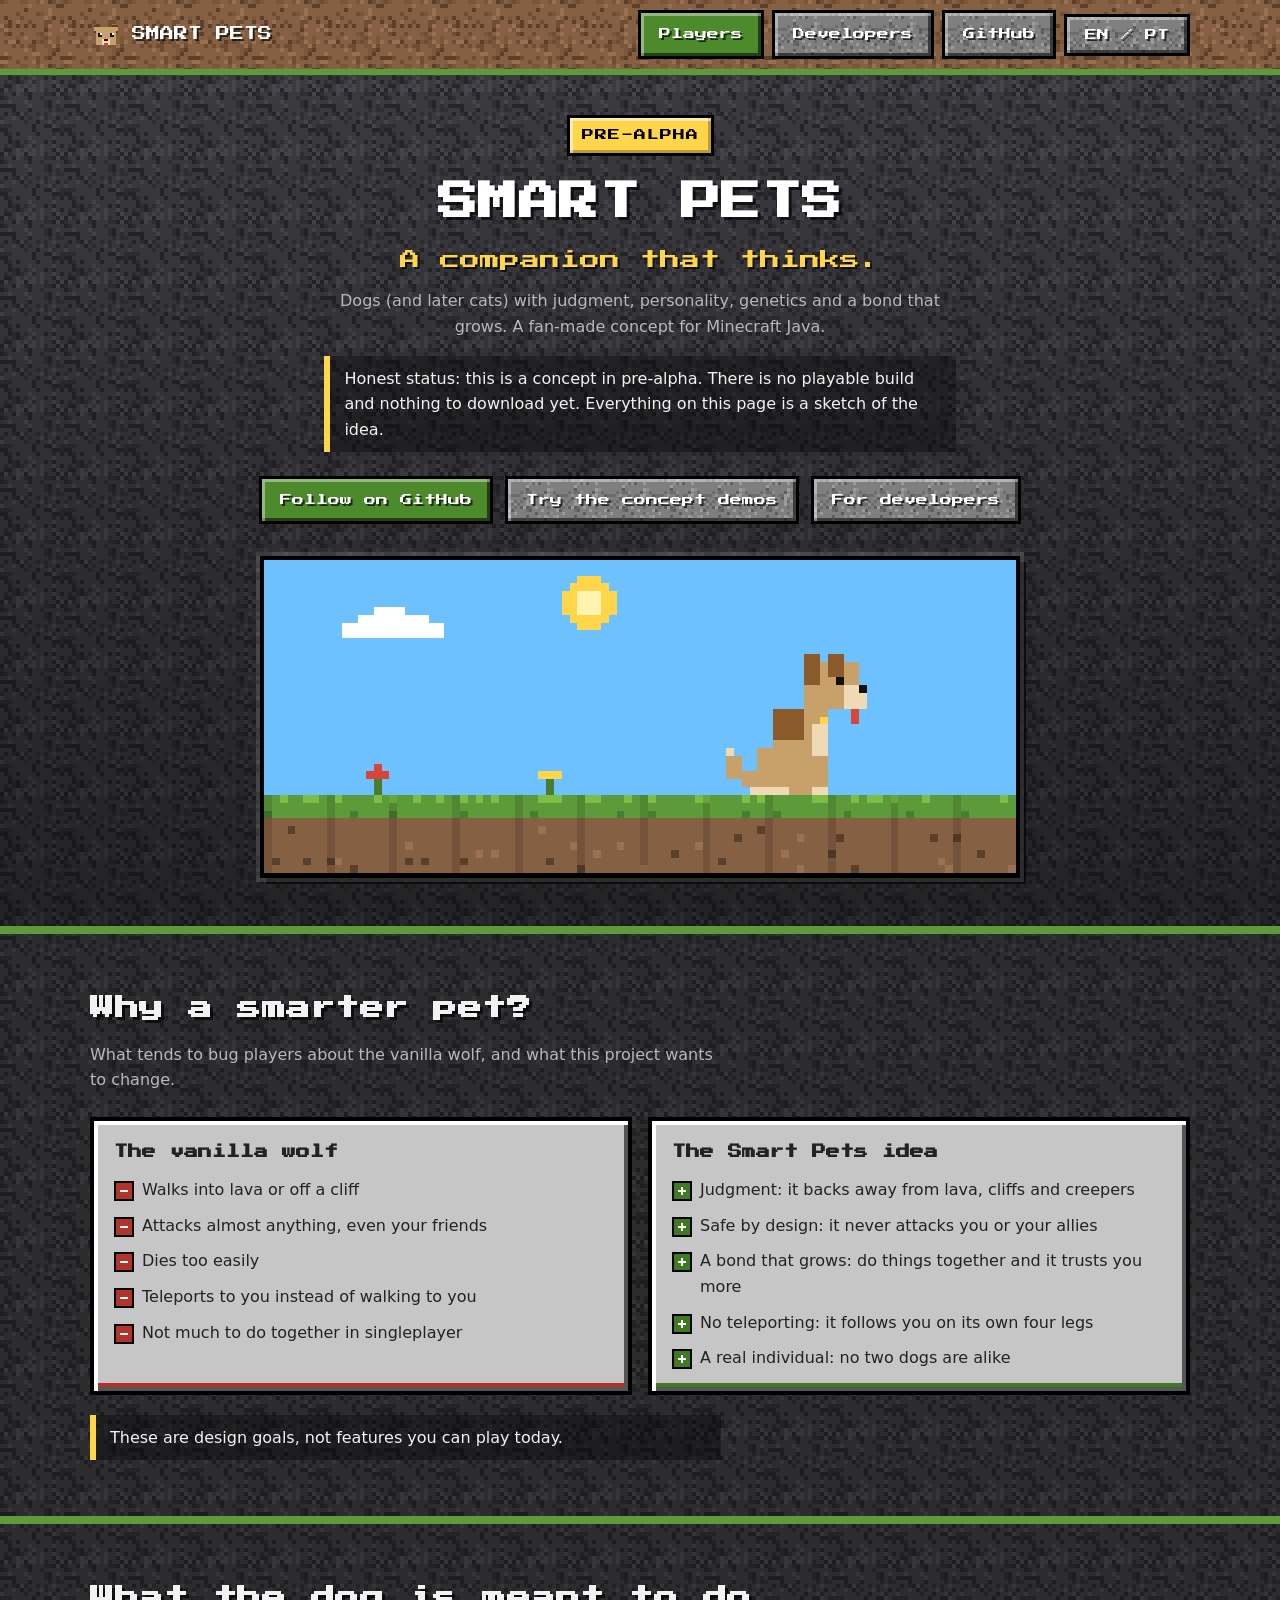
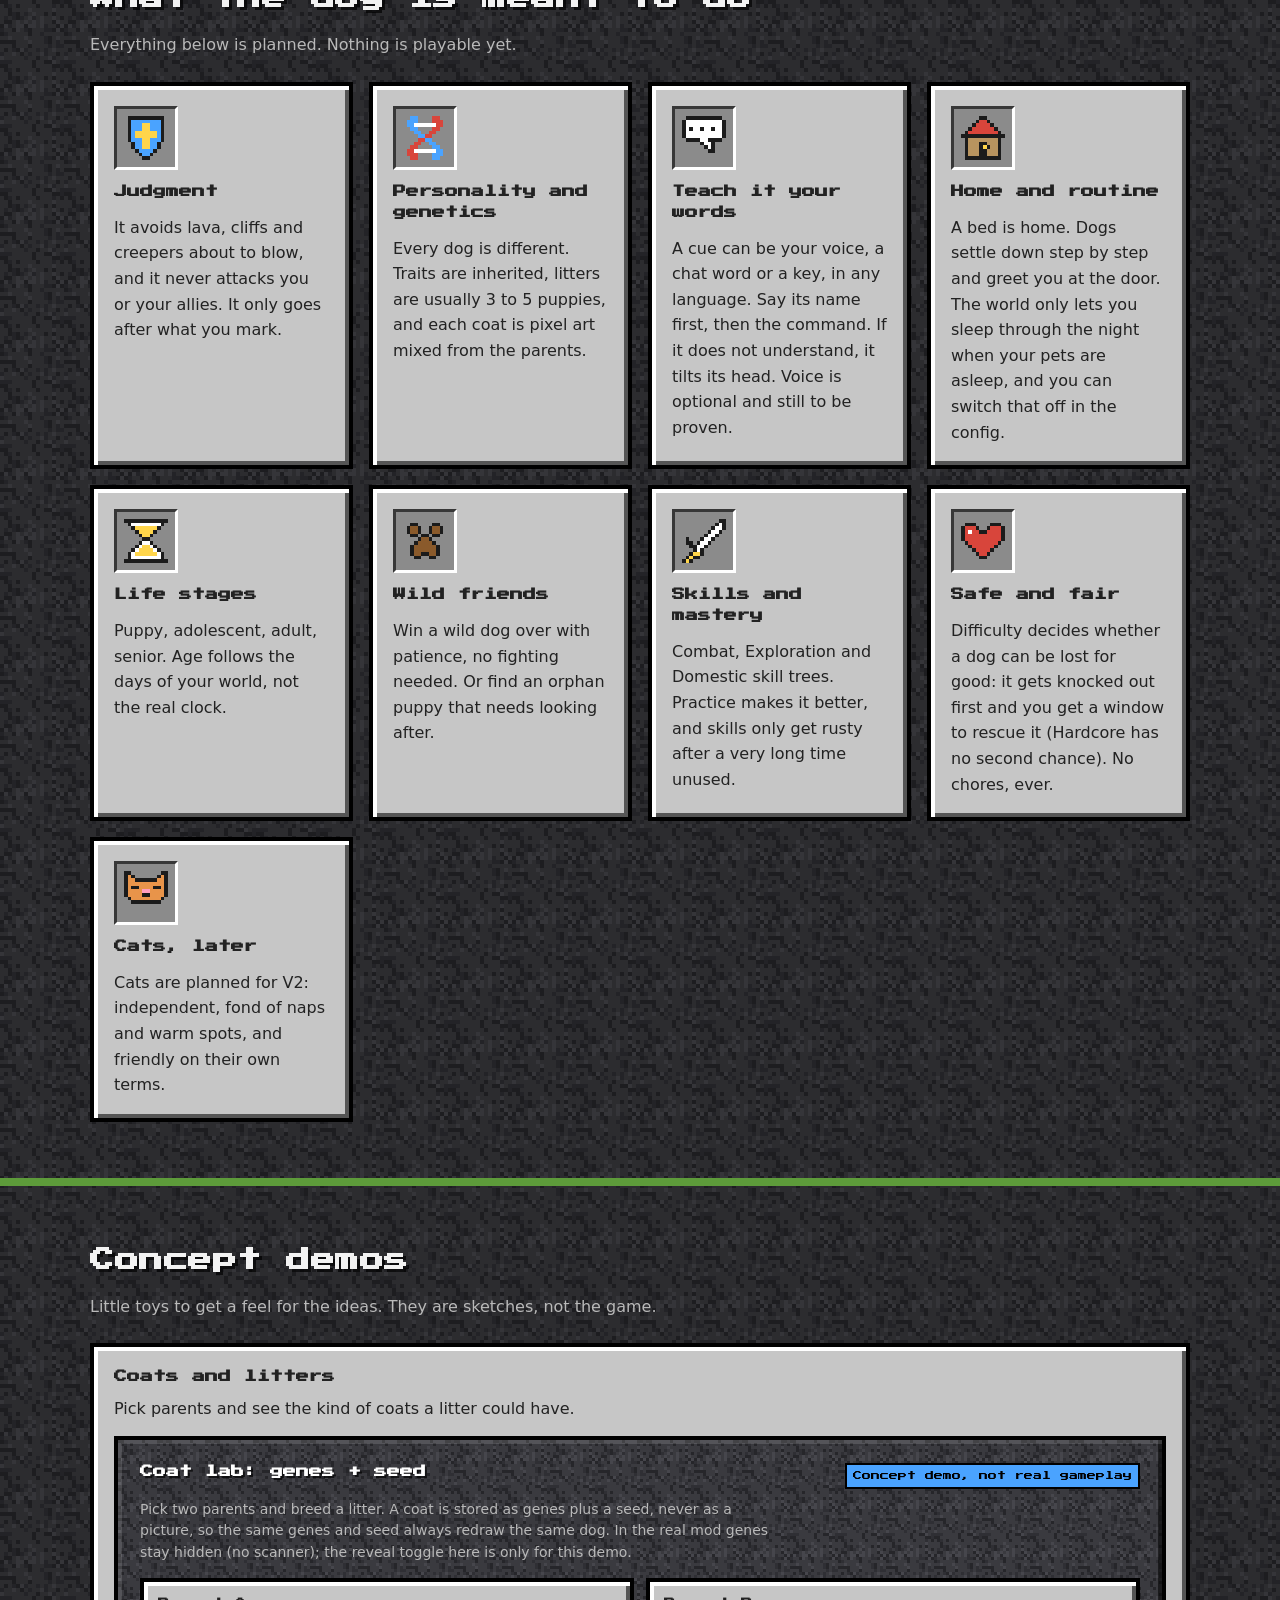
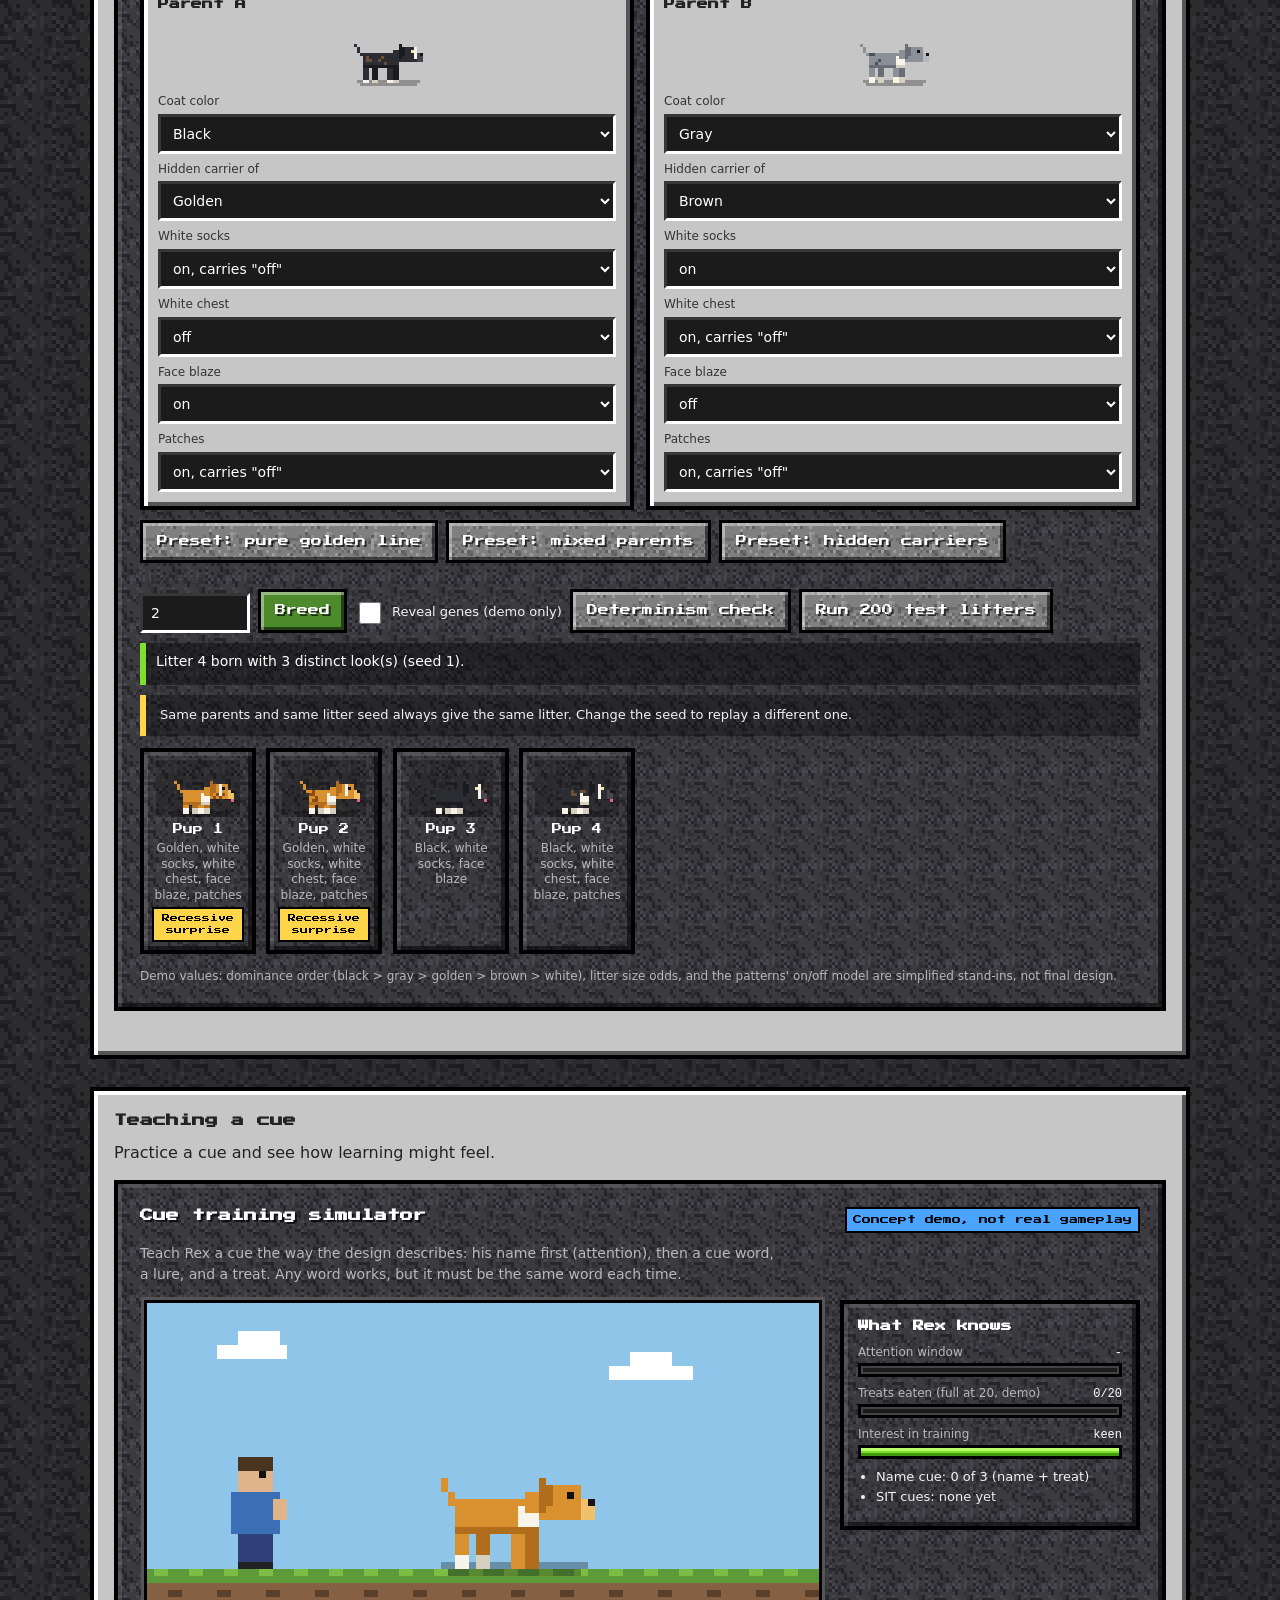
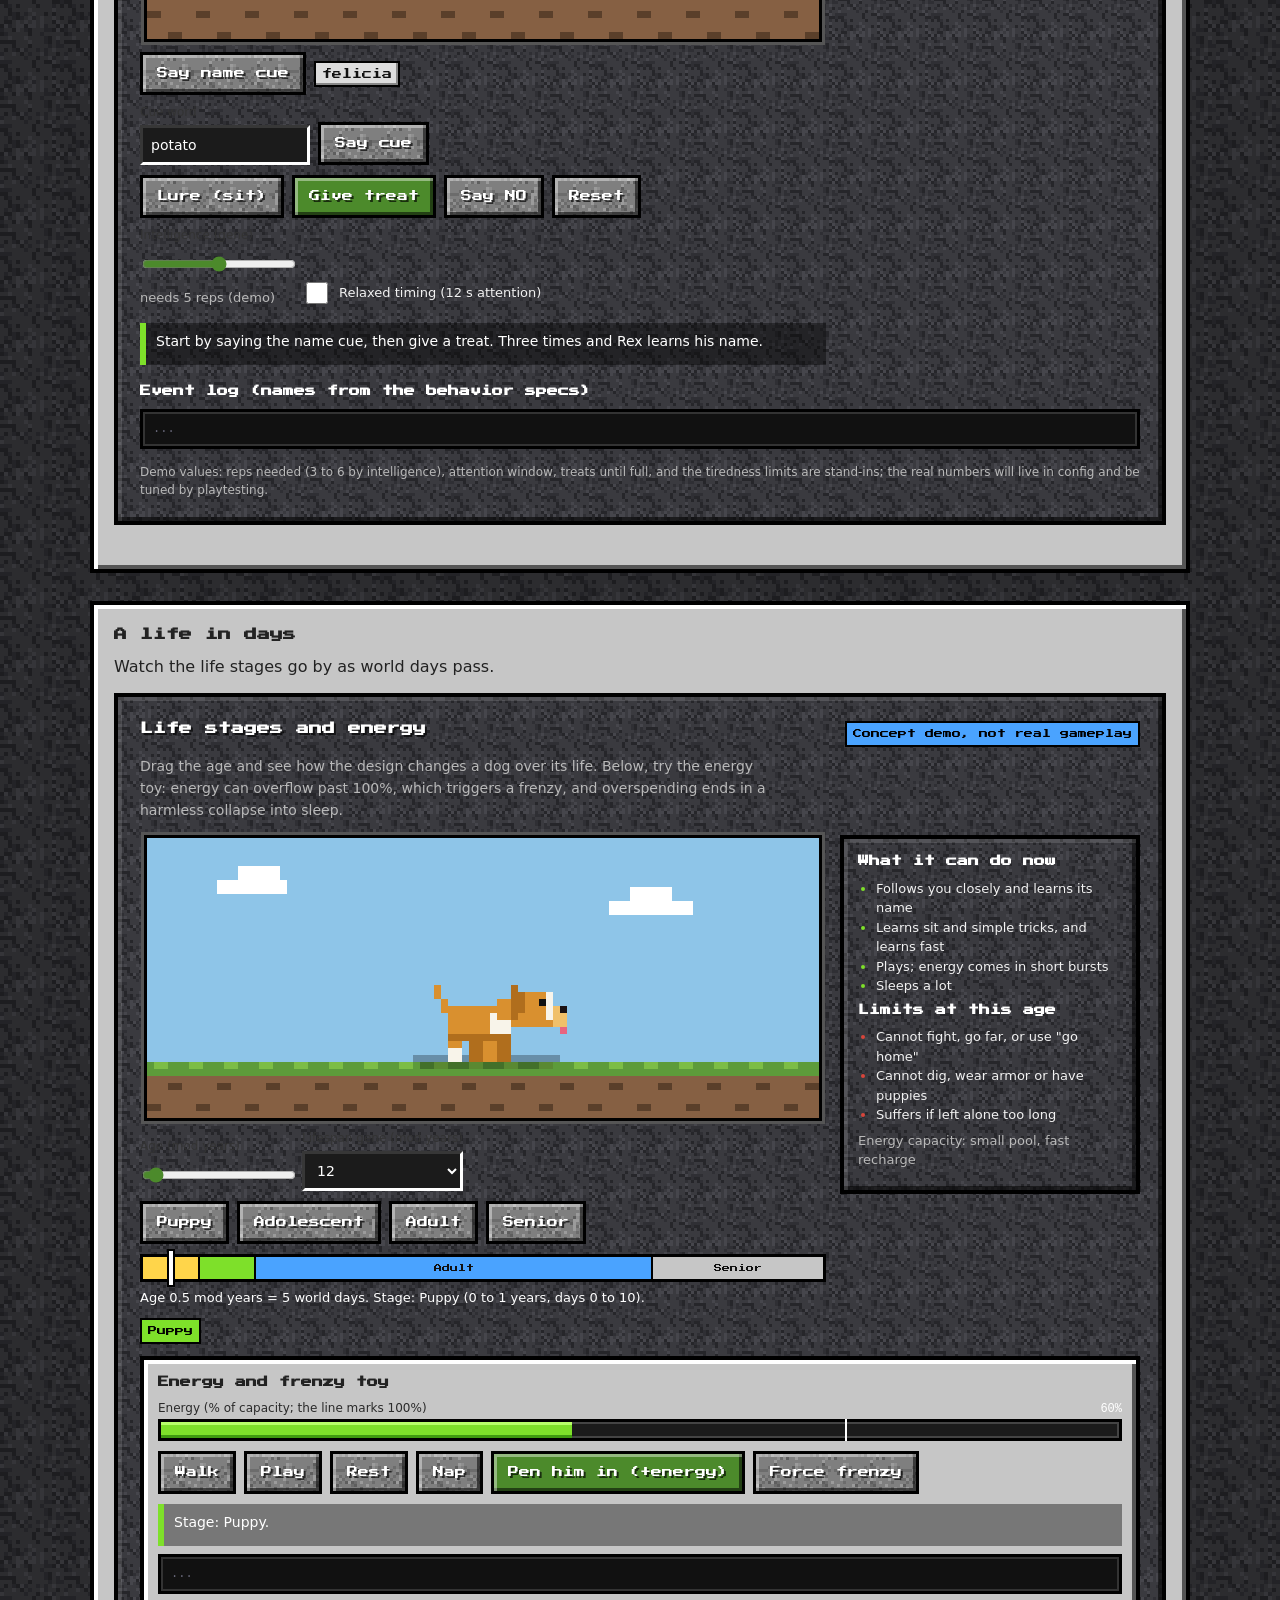
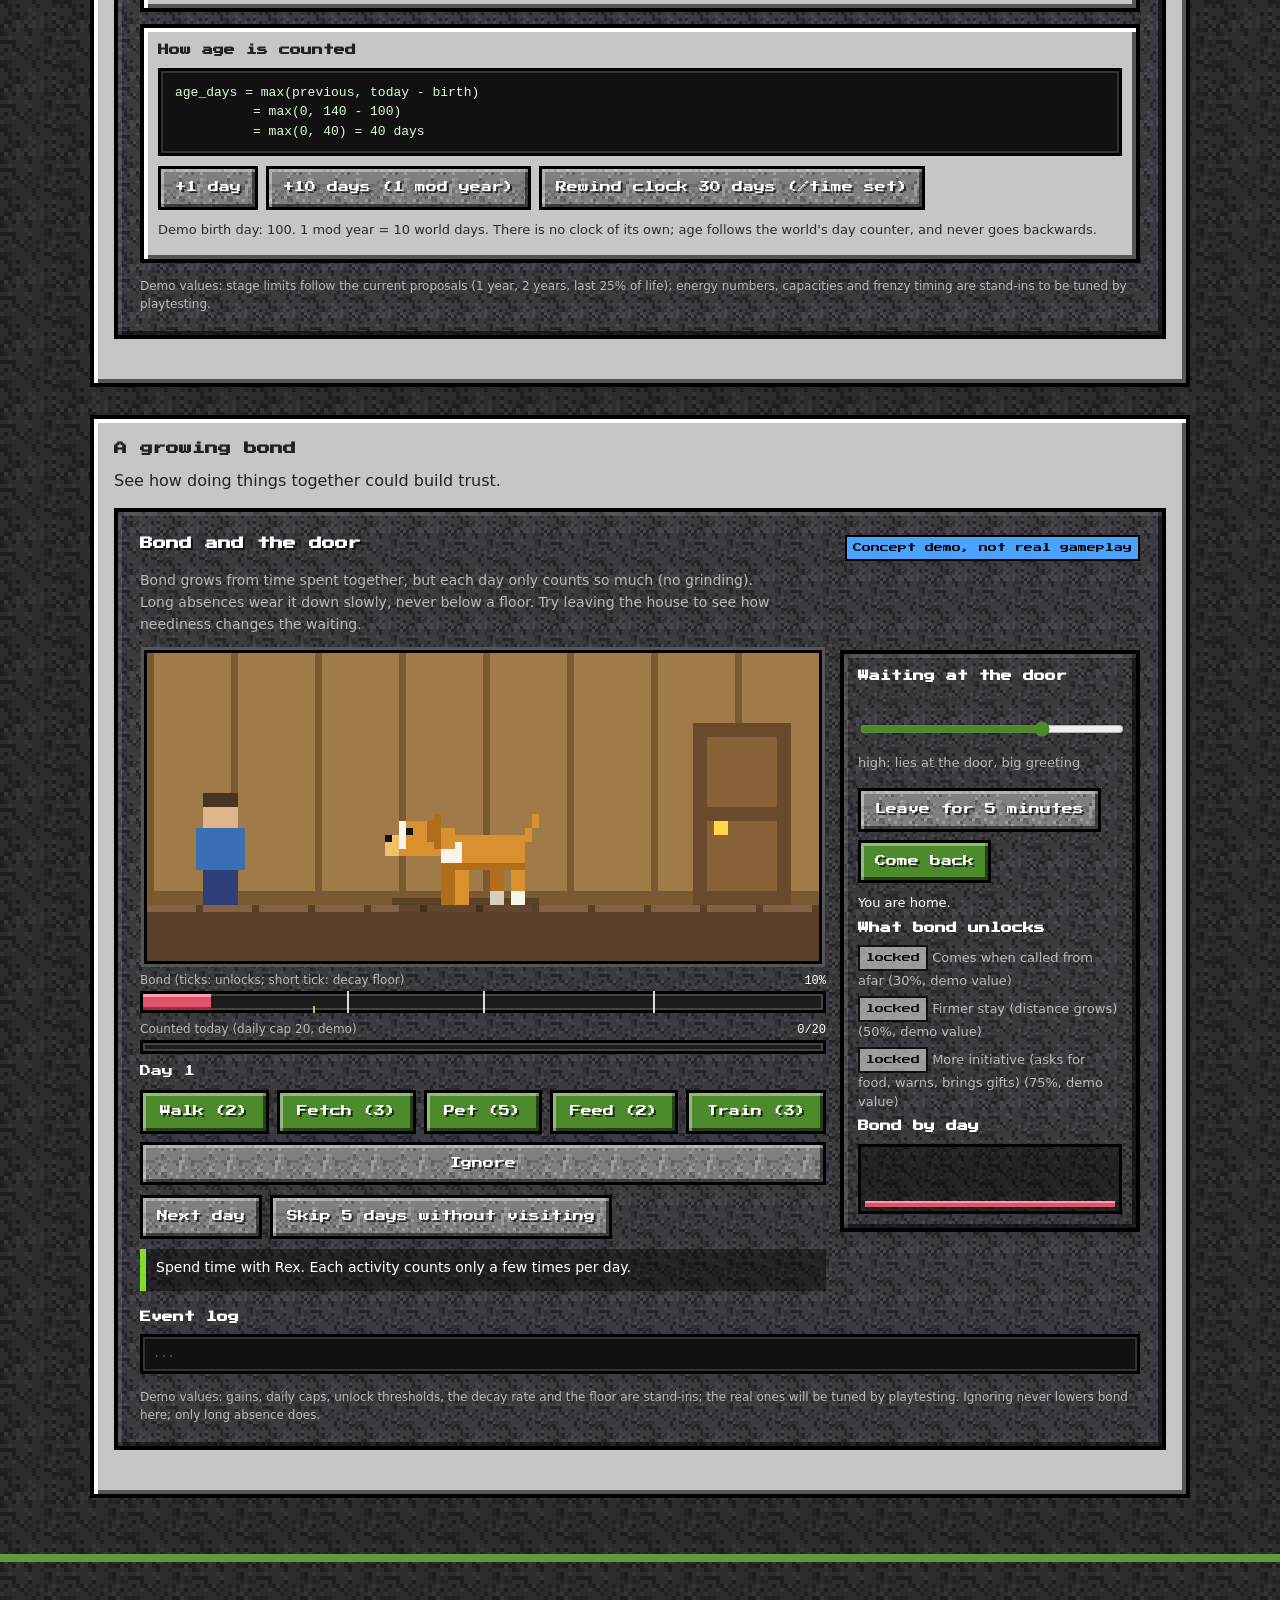
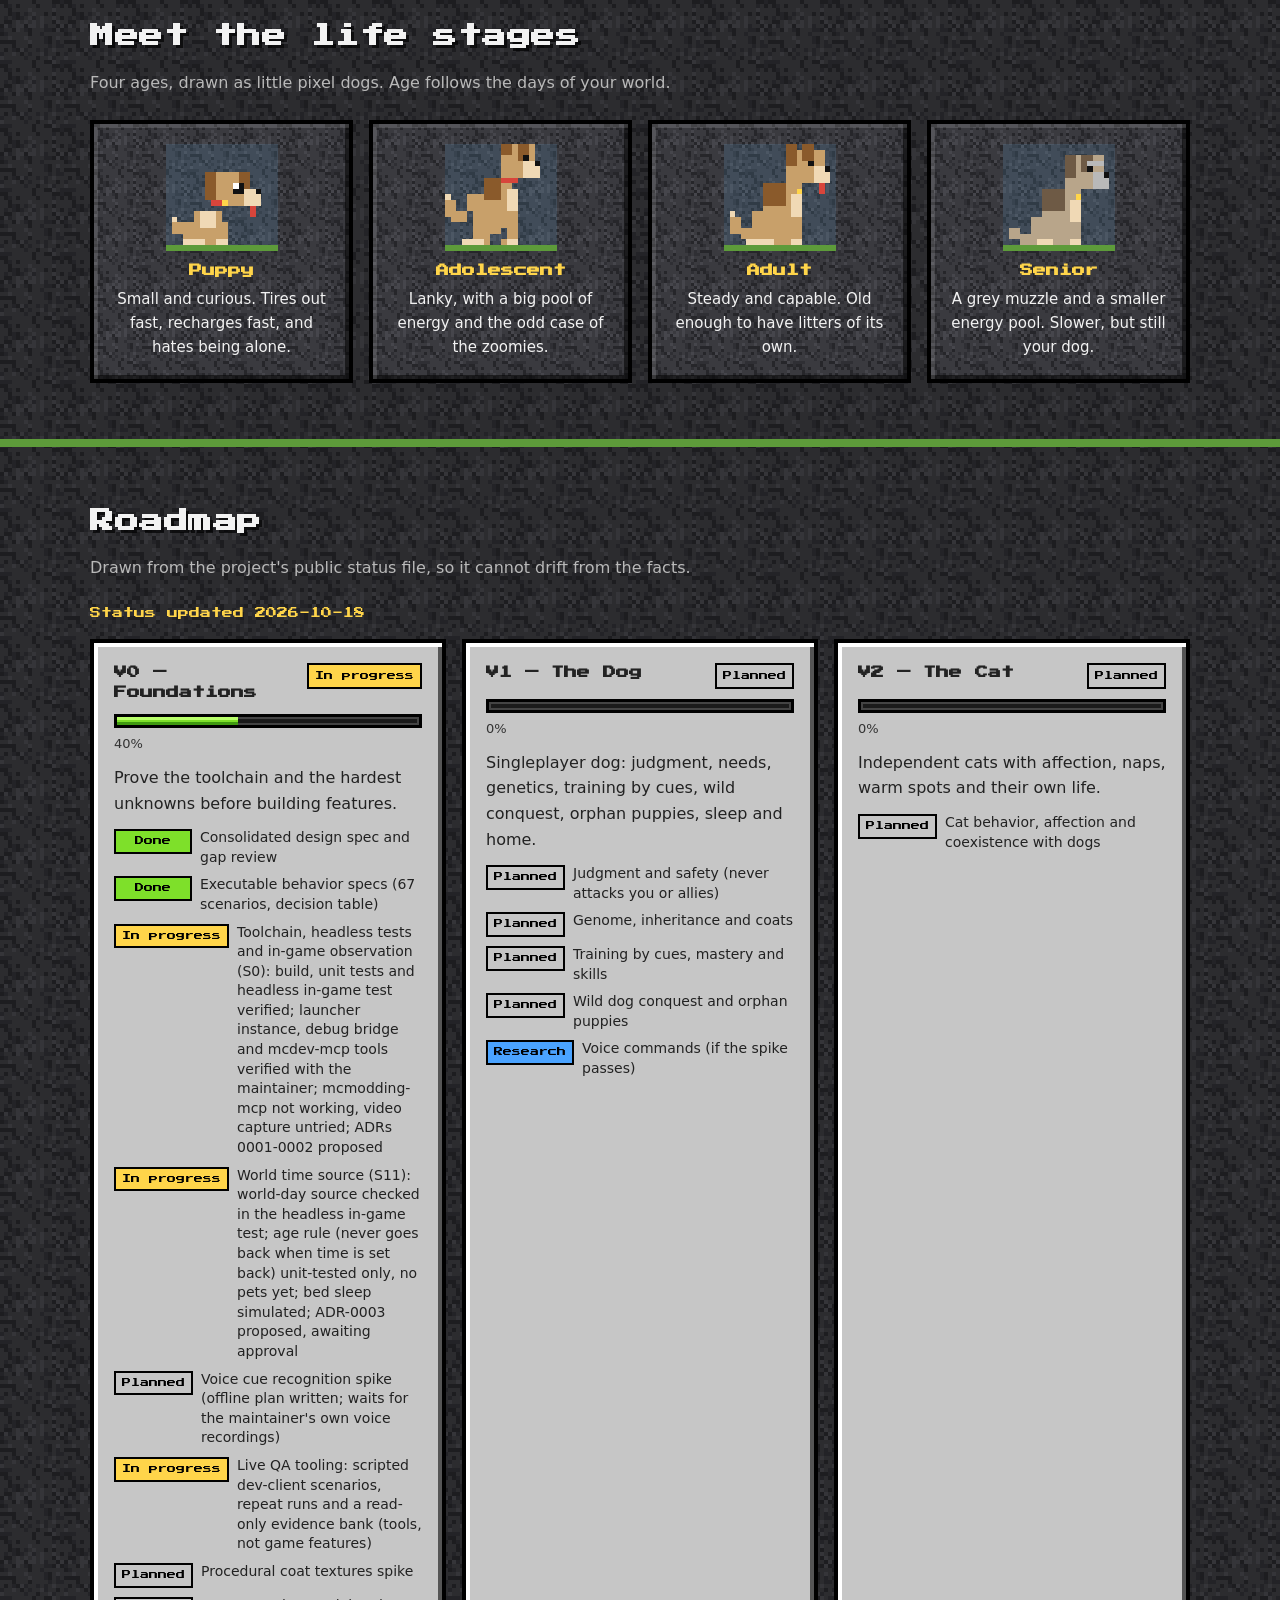
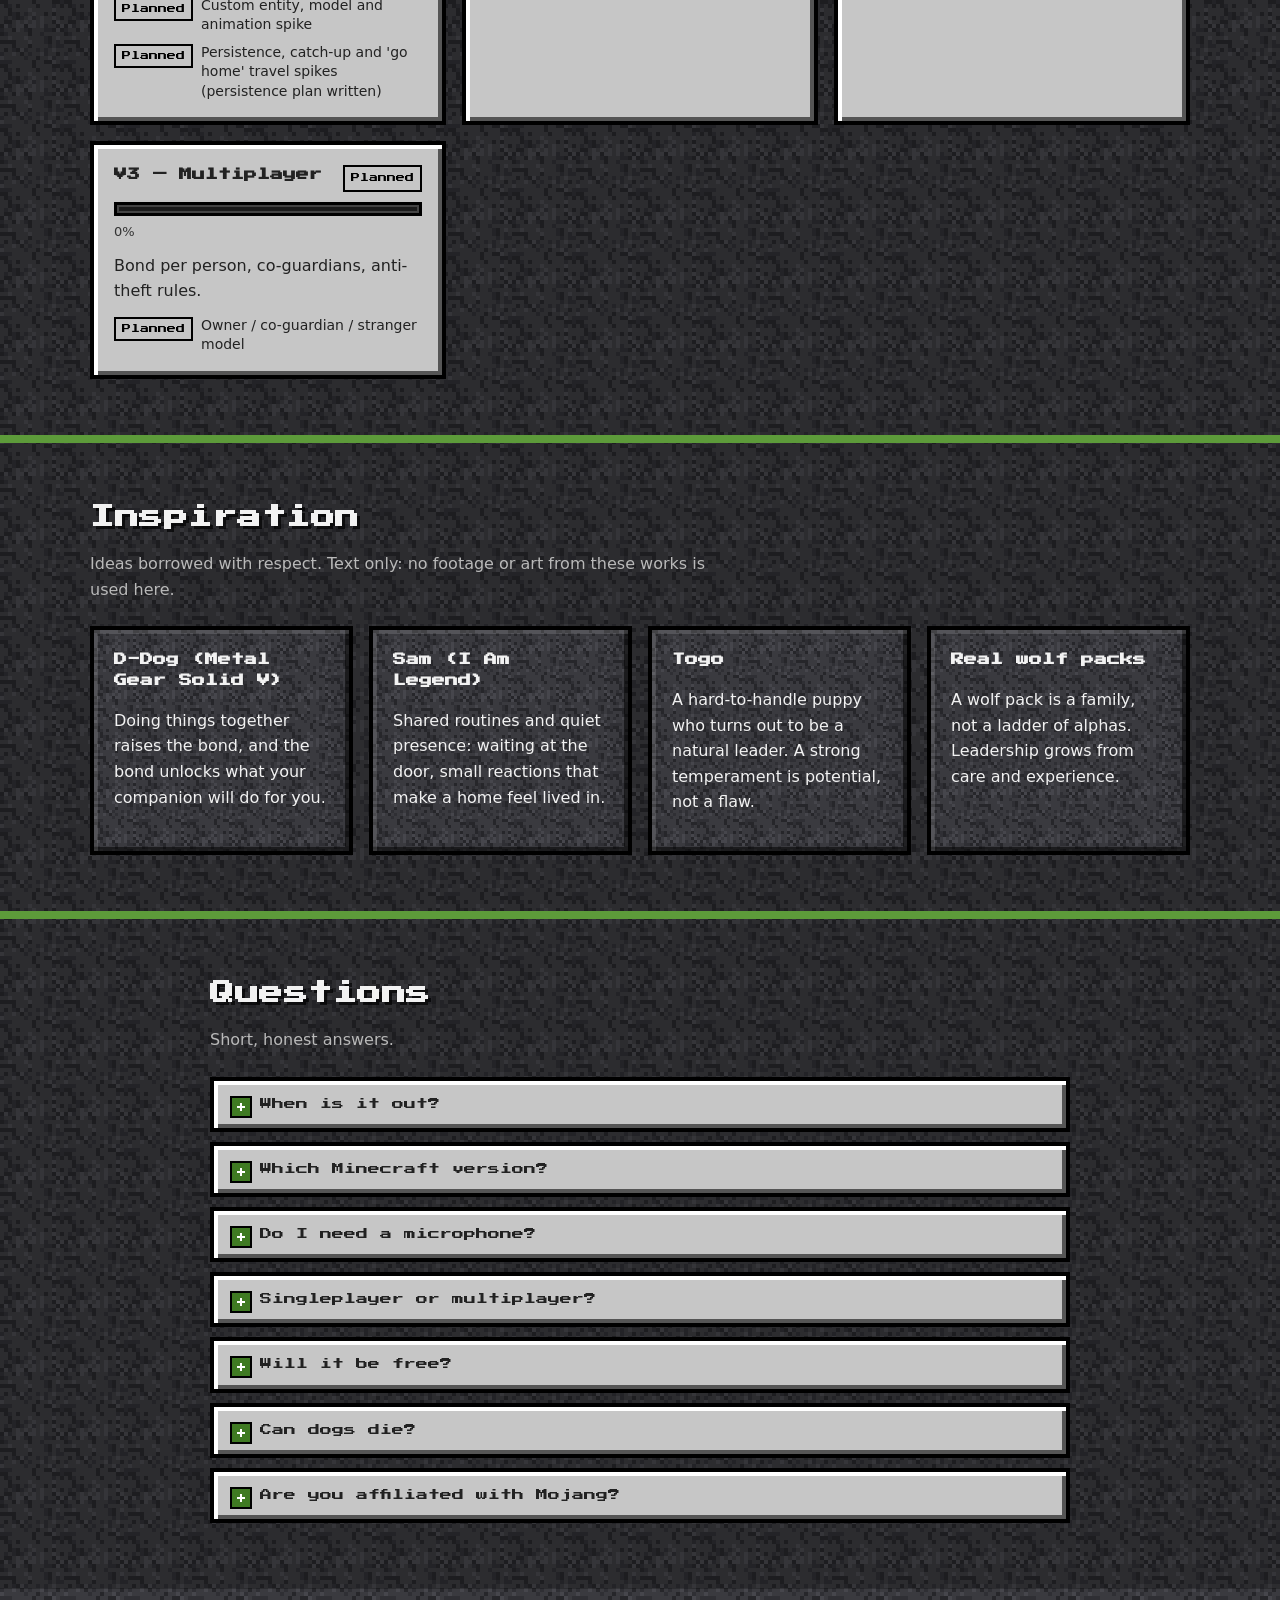
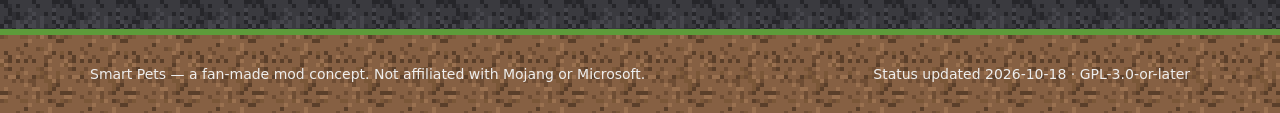
<file: site/index.html>
<!doctype html>
<html lang="en">
<head>
<meta charset="utf-8">
<meta name="viewport" content="width=device-width, initial-scale=1">
<title>Smart Pets — a companion that thinks</title>
<meta name="description" content="Smart Pets is a fan-made concept for a Minecraft Java mod: dogs with judgment, personality, genetics and a bond that grows. Pre-alpha, nothing playable yet.">
<meta name="theme-color" content="#1f1f23">
<link rel="icon" type="image/svg+xml" href="assets/img/logo.svg">
<link rel="stylesheet" href="assets/css/base.css">
<link rel="stylesheet" href="assets/css/landing.css">
<link rel="stylesheet" href="assets/css/demos.css">
</head>
<body data-page="home">
<a class="sp-skip" href="#main" data-i18n="landing.skip">Skip to content</a>
<header id="sp-header"></header>

<main id="main">

<!-- 1. HERO -->
<section class="sp-hero hero" aria-labelledby="hero-title">
  <div class="sp-container">
    <p class="hero-badge-row"><span class="hero-badge" data-i18n="landing.hero.badge">PRE-ALPHA</span></p>
    <h1 class="mc-title hero-title" id="hero-title" data-i18n="landing.hero.title">SMART PETS</h1>
    <p class="hero-tagline" data-i18n="landing.hero.tagline">A companion that thinks.</p>
    <p class="mc-sub hero-sub" data-i18n="landing.hero.sub">Dogs (and later cats) with judgment, personality, genetics and a bond that grows. A fan-made concept for Minecraft Java.</p>
    <p class="mc-note hero-stage" data-i18n="landing.hero.stage">Honest status: this is a concept in pre-alpha. There is no playable build and nothing to download yet. Everything on this page is a sketch of the idea.</p>
    <div class="hero-cta">
      <a class="mc-btn mc-btn--green" id="cta-github" href="https://github.com/JohnGabie/smart-pets-mod" rel="noopener" data-i18n="landing.hero.cta.github">Follow on GitHub</a>
      <a class="mc-btn" href="#demos" data-i18n="landing.hero.cta.demos">Try the concept demos</a>
      <a class="mc-btn" href="dev.html" data-i18n="landing.hero.cta.dev">For developers</a>
    </div>
    <div class="hero-art"><svg class="hero-scene" viewBox="0 0 96 40" shape-rendering="crispEdges" role="img" data-i18n-attr="aria-label:landing.hero.art" aria-label="Pixel art scene: a dog sits on a row of grass blocks while the sun and the moon take turns crossing the sky. At night the dog sleeps and tiny Zs float up."><rect class="sky" x="0" y="0" width="96" height="40"/><g class="stars" fill="#fff"><rect x="6" y="4" width="1" height="1"/><rect x="18" y="9" width="1" height="1"/><rect x="30" y="3" width="1" height="1"/><rect x="44" y="7" width="1" height="1"/><rect x="58" y="3" width="1" height="1"/><rect x="72" y="6" width="1" height="1"/><rect x="88" y="4" width="1" height="1"/><rect x="12" y="15" width="1" height="1"/><rect x="82" y="13" width="1" height="1"/></g><g class="sun"><g fill="#ffd54a"><rect x="2" y="0" width="3" height="7"/><rect x="0" y="2" width="7" height="3"/><rect x="1" y="1" width="5" height="5"/></g><rect x="2" y="2" width="3" height="3" fill="#fff3b0"/></g><g class="moon" fill="#e6e6f0"><rect x="1" y="0" width="3" height="1"/><rect x="0" y="1" width="3" height="1"/><rect x="0" y="2" width="2" height="1"/><rect x="0" y="3" width="3" height="1"/><rect x="1" y="4" width="3" height="1"/></g><g class="cloud" fill="#ffffff"><rect x="2" y="2" width="9" height="2"/><rect x="0" y="3" width="13" height="2"/><rect x="4" y="1" width="4" height="1"/></g><g class="ground"><rect x="0" y="30" width="8" height="3" fill="#5d9b3a"/><rect x="0" y="33" width="8" height="7" fill="#866043"/><rect x="5" y="30" width="1" height="1" fill="#7cbd45"/><rect x="2" y="30" width="1" height="1" fill="#7cbd45"/><rect x="6" y="30" width="1" height="1" fill="#7cbd45"/><rect x="0" y="32" width="1" height="1" fill="#4a7d2e"/><rect x="1" y="38" width="1" height="1" fill="#5a3f2a"/><rect x="5" y="38" width="1" height="1" fill="#5a3f2a"/><rect x="3" y="34" width="1" height="1" fill="#5a3f2a"/><rect x="0" y="30" width="1" height="10" fill="#00000022"/><rect x="8" y="30" width="8" height="3" fill="#5d9b3a"/><rect x="8" y="33" width="8" height="7" fill="#866043"/><rect x="14" y="30" width="1" height="1" fill="#7cbd45"/><rect x="14" y="30" width="1" height="1" fill="#7cbd45"/><rect x="9" y="30" width="1" height="1" fill="#7cbd45"/><rect x="11" y="32" width="1" height="1" fill="#4a7d2e"/><rect x="9" y="38" width="1" height="1" fill="#9a7152"/><rect x="8" y="38" width="1" height="1" fill="#5a3f2a"/><rect x="11" y="39" width="1" height="1" fill="#5a3f2a"/><rect x="8" y="30" width="1" height="10" fill="#00000022"/><rect x="16" y="30" width="8" height="3" fill="#5d9b3a"/><rect x="16" y="33" width="8" height="7" fill="#866043"/><rect x="22" y="30" width="1" height="1" fill="#7cbd45"/><rect x="16" y="30" width="1" height="1" fill="#7cbd45"/><rect x="19" y="30" width="1" height="1" fill="#7cbd45"/><rect x="16" y="32" width="1" height="1" fill="#4a7d2e"/><rect x="18" y="36" width="1" height="1" fill="#9a7152"/><rect x="18" y="38" width="1" height="1" fill="#5a3f2a"/><rect x="20" y="38" width="1" height="1" fill="#5a3f2a"/><rect x="16" y="30" width="1" height="10" fill="#00000022"/><rect x="24" y="30" width="8" height="3" fill="#5d9b3a"/><rect x="24" y="33" width="8" height="7" fill="#866043"/><rect x="25" y="30" width="1" height="1" fill="#7cbd45"/><rect x="27" y="30" width="1" height="1" fill="#7cbd45"/><rect x="29" y="30" width="1" height="1" fill="#7cbd45"/><rect x="25" y="32" width="1" height="1" fill="#4a7d2e"/><rect x="25" y="38" width="1" height="1" fill="#5a3f2a"/><rect x="27" y="37" width="1" height="1" fill="#9a7152"/><rect x="29" y="37" width="1" height="1" fill="#9a7152"/><rect x="24" y="30" width="1" height="10" fill="#00000022"/><rect x="32" y="30" width="8" height="3" fill="#5d9b3a"/><rect x="32" y="33" width="8" height="7" fill="#866043"/><rect x="37" y="30" width="1" height="1" fill="#7cbd45"/><rect x="36" y="30" width="1" height="1" fill="#7cbd45"/><rect x="35" y="30" width="1" height="1" fill="#7cbd45"/><rect x="34" y="32" width="1" height="1" fill="#4a7d2e"/><rect x="35" y="34" width="1" height="1" fill="#9a7152"/><rect x="39" y="36" width="1" height="1" fill="#9a7152"/><rect x="36" y="38" width="1" height="1" fill="#5a3f2a"/><rect x="32" y="30" width="1" height="10" fill="#00000022"/><rect x="40" y="30" width="8" height="3" fill="#5d9b3a"/><rect x="40" y="33" width="8" height="7" fill="#866043"/><rect x="41" y="30" width="1" height="1" fill="#7cbd45"/><rect x="46" y="30" width="1" height="1" fill="#7cbd45"/><rect x="42" y="30" width="1" height="1" fill="#7cbd45"/><rect x="45" y="32" width="1" height="1" fill="#4a7d2e"/><rect x="42" y="37" width="1" height="1" fill="#9a7152"/><rect x="40" y="39" width="1" height="1" fill="#5a3f2a"/><rect x="45" y="36" width="1" height="1" fill="#9a7152"/><rect x="40" y="30" width="1" height="10" fill="#00000022"/><rect x="48" y="30" width="8" height="3" fill="#5d9b3a"/><rect x="48" y="33" width="8" height="7" fill="#866043"/><rect x="55" y="30" width="1" height="1" fill="#7cbd45"/><rect x="55" y="30" width="1" height="1" fill="#7cbd45"/><rect x="49" y="30" width="1" height="1" fill="#7cbd45"/><rect x="49" y="32" width="1" height="1" fill="#4a7d2e"/><rect x="52" y="37" width="1" height="1" fill="#5a3f2a"/><rect x="48" y="39" width="1" height="1" fill="#9a7152"/><rect x="55" y="36" width="1" height="1" fill="#9a7152"/><rect x="48" y="30" width="1" height="10" fill="#00000022"/><rect x="56" y="30" width="8" height="3" fill="#5d9b3a"/><rect x="56" y="33" width="8" height="7" fill="#866043"/><rect x="61" y="30" width="1" height="1" fill="#7cbd45"/><rect x="56" y="30" width="1" height="1" fill="#7cbd45"/><rect x="63" y="30" width="1" height="1" fill="#7cbd45"/><rect x="61" y="32" width="1" height="1" fill="#4a7d2e"/><rect x="58" y="38" width="1" height="1" fill="#5a3f2a"/><rect x="63" y="34" width="1" height="1" fill="#5a3f2a"/><rect x="60" y="35" width="1" height="1" fill="#5a3f2a"/><rect x="56" y="30" width="1" height="10" fill="#00000022"/><rect x="64" y="30" width="8" height="3" fill="#5d9b3a"/><rect x="64" y="33" width="8" height="7" fill="#866043"/><rect x="70" y="30" width="1" height="1" fill="#7cbd45"/><rect x="70" y="30" width="1" height="1" fill="#7cbd45"/><rect x="71" y="30" width="1" height="1" fill="#7cbd45"/><rect x="65" y="32" width="1" height="1" fill="#4a7d2e"/><rect x="66" y="37" width="1" height="1" fill="#9a7152"/><rect x="68" y="35" width="1" height="1" fill="#9a7152"/><rect x="68" y="39" width="1" height="1" fill="#9a7152"/><rect x="64" y="30" width="1" height="10" fill="#00000022"/><rect x="72" y="30" width="8" height="3" fill="#5d9b3a"/><rect x="72" y="33" width="8" height="7" fill="#866043"/><rect x="77" y="30" width="1" height="1" fill="#7cbd45"/><rect x="78" y="30" width="1" height="1" fill="#7cbd45"/><rect x="75" y="30" width="1" height="1" fill="#7cbd45"/><rect x="74" y="32" width="1" height="1" fill="#4a7d2e"/><rect x="73" y="35" width="1" height="1" fill="#5a3f2a"/><rect x="75" y="39" width="1" height="1" fill="#5a3f2a"/><rect x="72" y="37" width="1" height="1" fill="#5a3f2a"/><rect x="72" y="30" width="1" height="10" fill="#00000022"/><rect x="80" y="30" width="8" height="3" fill="#5d9b3a"/><rect x="80" y="33" width="8" height="7" fill="#866043"/><rect x="84" y="30" width="1" height="1" fill="#7cbd45"/><rect x="84" y="30" width="1" height="1" fill="#7cbd45"/><rect x="80" y="30" width="1" height="1" fill="#7cbd45"/><rect x="82" y="32" width="1" height="1" fill="#4a7d2e"/><rect x="86" y="38" width="1" height="1" fill="#9a7152"/><rect x="85" y="35" width="1" height="1" fill="#5a3f2a"/><rect x="87" y="39" width="1" height="1" fill="#9a7152"/><rect x="80" y="30" width="1" height="10" fill="#00000022"/><rect x="88" y="30" width="8" height="3" fill="#5d9b3a"/><rect x="88" y="33" width="8" height="7" fill="#866043"/><rect x="94" y="30" width="1" height="1" fill="#7cbd45"/><rect x="94" y="30" width="1" height="1" fill="#7cbd45"/><rect x="94" y="30" width="1" height="1" fill="#7cbd45"/><rect x="89" y="32" width="1" height="1" fill="#4a7d2e"/><rect x="95" y="39" width="1" height="1" fill="#9a7152"/><rect x="88" y="35" width="1" height="1" fill="#5a3f2a"/><rect x="91" y="37" width="1" height="1" fill="#5a3f2a"/><rect x="88" y="30" width="1" height="10" fill="#00000022"/><rect x="14" y="28" width="1" height="2" fill="#4a7d2e"/><rect x="13" y="27" width="3" height="1" fill="#d8453b"/><rect x="14" y="26" width="1" height="1" fill="#d8453b"/><rect x="36" y="28" width="1" height="2" fill="#4a7d2e"/><rect x="35" y="27" width="3" height="1" fill="#ffd54a"/></g><g transform="translate(58 12)"><g class="dog"><g class="tail tail--awake"><rect x="3" y="15" width="3" height="2" fill="#c8a06a"/><rect x="1" y="13" width="2" height="3" fill="#c8a06a"/><rect x="1" y="12" width="1" height="1" fill="#f0d9b5"/></g><g class="tail tail--asleep"><rect x="2" y="15" width="4" height="2" fill="#c8a06a"/><rect x="0" y="15" width="3" height="2" fill="#c8a06a"/><rect x="0" y="15" width="1" height="1" fill="#f0d9b5"/></g><rect x="5" y="12" width="6" height="6" fill="#c8a06a"/><rect x="7" y="7" width="6" height="11" fill="#c8a06a"/><rect x="7" y="7" width="4" height="4" fill="#8a5a2b"/><rect x="12" y="9" width="2" height="4" fill="#f0d9b5"/><rect x="12" y="13" width="2" height="5" fill="#c8a06a"/><rect x="12" y="17" width="2" height="1" fill="#f0d9b5"/><rect x="4" y="17" width="5" height="1" fill="#f0d9b5"/><rect x="11" y="7" width="3" height="1" fill="#d8453b"/><rect x="13" y="8" width="1" height="1" fill="#ffd54a"/><g class="dog-head"><rect x="11" y="1" width="7" height="6" fill="#c8a06a"/><rect x="11" y="6" width="3" height="2" fill="#c8a06a"/><rect x="16" y="4" width="3" height="3" fill="#f0d9b5"/><rect x="18" y="4" width="1" height="1" fill="#111111"/><rect x="11" y="0" width="2" height="4" fill="#8a5a2b"/><rect x="14" y="0" width="2" height="3" fill="#8a5a2b"/><g class="eye eye--open"><rect x="15" y="3" width="1" height="1" fill="#111"/></g><rect class="eye--closed" x="14" y="3" width="2" height="1" fill="#111"/><rect class="tongue" x="17" y="7" width="1" height="2" fill="#d8453b"/></g></g></g><g transform="translate(79 9)"><g class="zzz"><g class="z1" transform="translate(0 0)" fill="#fff"><rect x="0" y="0" width="3" height="1"/><rect x="1" y="1" width="1" height="1"/><rect x="0" y="2" width="3" height="1"/></g><g class="z2" transform="translate(4 -5)" fill="#fff"><rect x="0" y="0" width="3" height="1"/><rect x="1" y="1" width="1" height="1"/><rect x="0" y="2" width="3" height="1"/></g></g></g></svg></div>
  </div>
</section>

<!-- 2. PROBLEM VS IDEA -->
<section class="sp-section sp-section--grass" aria-labelledby="problem-title">
  <div class="sp-container">
    <h2 class="mc-title" id="problem-title" data-i18n="landing.problem.title">Why a smarter pet?</h2>
    <p class="mc-sub" data-i18n="landing.problem.sub">What tends to bug players about the vanilla wolf, and what this project wants to change.</p>
    <div class="vs-grid">
      <article class="mc-panel vs vs--bad" aria-labelledby="vs-bad-title">
        <h3 id="vs-bad-title" data-i18n="landing.problem.vanilla.title">The vanilla wolf</h3>
        <ul class="vs-list">
          <li data-i18n="landing.problem.vanilla.1">Walks into lava or off a cliff</li>
          <li data-i18n="landing.problem.vanilla.2">Attacks almost anything, even your friends</li>
          <li data-i18n="landing.problem.vanilla.3">Dies too easily</li>
          <li data-i18n="landing.problem.vanilla.4">Teleports to you instead of walking to you</li>
          <li data-i18n="landing.problem.vanilla.5">Not much to do together in singleplayer</li>
        </ul>
      </article>
      <article class="mc-panel vs vs--good" aria-labelledby="vs-good-title">
        <h3 id="vs-good-title" data-i18n="landing.problem.idea.title">The Smart Pets idea</h3>
        <ul class="vs-list">
          <li data-i18n="landing.problem.idea.1">Judgment: it backs away from lava, cliffs and creepers</li>
          <li data-i18n="landing.problem.idea.2">Safe by design: it never attacks you or your allies</li>
          <li data-i18n="landing.problem.idea.3">A bond that grows: do things together and it trusts you more</li>
          <li data-i18n="landing.problem.idea.4">No teleporting: it follows you on its own four legs</li>
          <li data-i18n="landing.problem.idea.5">A real individual: no two dogs are alike</li>
        </ul>
      </article>
    </div>
    <p class="mc-note vs-note" data-i18n="landing.problem.note">These are design goals, not features you can play today.</p>
  </div>
</section>

<!-- 3. FEATURES -->
<section class="sp-section sp-section--grass" aria-labelledby="features-title">
  <div class="sp-container">
    <h2 class="mc-title" id="features-title" data-i18n="landing.features.title">What the dog is meant to do</h2>
    <p class="mc-sub" data-i18n="landing.features.sub">Everything below is planned. Nothing is playable yet.</p>
    <div class="mc-card-grid feat-grid">
      <article class="mc-panel feat" aria-labelledby="feat-judgment"><span class="mc-slot feat-icon"><svg class="pix icon" viewBox="0 0 12 12" shape-rendering="crispEdges" aria-hidden="true" focusable="false"><rect x="1" y="0" width="10" height="1" fill="#1b1b1b"/><rect x="1" y="1" width="1" height="1" fill="#1b1b1b"/><rect x="2" y="1" width="8" height="1" fill="#4aa3ff"/><rect x="10" y="1" width="1" height="1" fill="#1b1b1b"/><rect x="1" y="2" width="1" height="1" fill="#1b1b1b"/><rect x="2" y="2" width="3" height="1" fill="#4aa3ff"/><rect x="5" y="2" width="2" height="1" fill="#ffd54a"/><rect x="7" y="2" width="3" height="1" fill="#4aa3ff"/><rect x="10" y="2" width="1" height="1" fill="#1b1b1b"/><rect x="1" y="3" width="1" height="1" fill="#1b1b1b"/><rect x="2" y="3" width="3" height="1" fill="#4aa3ff"/><rect x="5" y="3" width="2" height="1" fill="#ffd54a"/><rect x="7" y="3" width="3" height="1" fill="#4aa3ff"/><rect x="10" y="3" width="1" height="1" fill="#1b1b1b"/><rect x="1" y="4" width="1" height="1" fill="#1b1b1b"/><rect x="2" y="4" width="1" height="1" fill="#4aa3ff"/><rect x="3" y="4" width="6" height="1" fill="#ffd54a"/><rect x="9" y="4" width="1" height="1" fill="#4aa3ff"/><rect x="10" y="4" width="1" height="1" fill="#1b1b1b"/><rect x="1" y="5" width="1" height="1" fill="#1b1b1b"/><rect x="2" y="5" width="1" height="1" fill="#4aa3ff"/><rect x="3" y="5" width="6" height="1" fill="#ffd54a"/><rect x="9" y="5" width="1" height="1" fill="#4aa3ff"/><rect x="10" y="5" width="1" height="1" fill="#1b1b1b"/><rect x="1" y="6" width="1" height="1" fill="#1b1b1b"/><rect x="2" y="6" width="3" height="1" fill="#4aa3ff"/><rect x="5" y="6" width="2" height="1" fill="#ffd54a"/><rect x="7" y="6" width="3" height="1" fill="#4aa3ff"/><rect x="10" y="6" width="1" height="1" fill="#1b1b1b"/><rect x="2" y="7" width="1" height="1" fill="#1b1b1b"/><rect x="3" y="7" width="2" height="1" fill="#4aa3ff"/><rect x="5" y="7" width="2" height="1" fill="#ffd54a"/><rect x="7" y="7" width="2" height="1" fill="#4aa3ff"/><rect x="9" y="7" width="1" height="1" fill="#1b1b1b"/><rect x="2" y="8" width="1" height="1" fill="#1b1b1b"/><rect x="3" y="8" width="2" height="1" fill="#4aa3ff"/><rect x="5" y="8" width="2" height="1" fill="#ffd54a"/><rect x="7" y="8" width="2" height="1" fill="#4aa3ff"/><rect x="9" y="8" width="1" height="1" fill="#1b1b1b"/><rect x="3" y="9" width="1" height="1" fill="#1b1b1b"/><rect x="4" y="9" width="4" height="1" fill="#4aa3ff"/><rect x="8" y="9" width="1" height="1" fill="#1b1b1b"/><rect x="4" y="10" width="1" height="1" fill="#1b1b1b"/><rect x="5" y="10" width="2" height="1" fill="#4aa3ff"/><rect x="7" y="10" width="1" height="1" fill="#1b1b1b"/><rect x="5" y="11" width="2" height="1" fill="#1b1b1b"/></svg></span><h3 id="feat-judgment" data-i18n="landing.feat.judgment.title">Judgment</h3><p data-i18n="landing.feat.judgment.text">It avoids lava, cliffs and creepers about to blow, and it never attacks you or your allies. It only goes after what you mark.</p></article>
      <article class="mc-panel feat" aria-labelledby="feat-genes"><span class="mc-slot feat-icon"><svg class="pix icon" viewBox="0 0 12 12" shape-rendering="crispEdges" aria-hidden="true" focusable="false"><rect x="2" y="0" width="2" height="1" fill="#4aa3ff"/><rect x="8" y="0" width="2" height="1" fill="#d8453b"/><rect x="1" y="1" width="3" height="1" fill="#4aa3ff"/><rect x="8" y="1" width="3" height="1" fill="#d8453b"/><rect x="1" y="2" width="2" height="1" fill="#4aa3ff"/><rect x="3" y="2" width="6" height="1" fill="#ffffff"/><rect x="9" y="2" width="2" height="1" fill="#d8453b"/><rect x="2" y="3" width="2" height="1" fill="#4aa3ff"/><rect x="8" y="3" width="2" height="1" fill="#d8453b"/><rect x="3" y="4" width="2" height="1" fill="#4aa3ff"/><rect x="7" y="4" width="2" height="1" fill="#d8453b"/><rect x="4" y="5" width="2" height="1" fill="#4aa3ff"/><rect x="6" y="5" width="2" height="1" fill="#d8453b"/><rect x="4" y="6" width="2" height="1" fill="#d8453b"/><rect x="6" y="6" width="2" height="1" fill="#4aa3ff"/><rect x="3" y="7" width="2" height="1" fill="#d8453b"/><rect x="7" y="7" width="2" height="1" fill="#4aa3ff"/><rect x="2" y="8" width="2" height="1" fill="#d8453b"/><rect x="8" y="8" width="2" height="1" fill="#4aa3ff"/><rect x="1" y="9" width="2" height="1" fill="#d8453b"/><rect x="3" y="9" width="6" height="1" fill="#ffffff"/><rect x="9" y="9" width="2" height="1" fill="#4aa3ff"/><rect x="1" y="10" width="3" height="1" fill="#d8453b"/><rect x="8" y="10" width="3" height="1" fill="#4aa3ff"/><rect x="2" y="11" width="2" height="1" fill="#d8453b"/><rect x="8" y="11" width="2" height="1" fill="#4aa3ff"/></svg></span><h3 id="feat-genes" data-i18n="landing.feat.genes.title">Personality and genetics</h3><p data-i18n="landing.feat.genes.text">Every dog is different. Traits are inherited, litters are usually 3 to 5 puppies, and each coat is pixel art mixed from the parents.</p></article>
      <article class="mc-panel feat" aria-labelledby="feat-cues"><span class="mc-slot feat-icon"><svg class="pix icon" viewBox="0 0 12 12" shape-rendering="crispEdges" aria-hidden="true" focusable="false"><rect x="1" y="0" width="10" height="1" fill="#1b1b1b"/><rect x="0" y="1" width="1" height="1" fill="#1b1b1b"/><rect x="1" y="1" width="10" height="1" fill="#ffffff"/><rect x="11" y="1" width="1" height="1" fill="#1b1b1b"/><rect x="0" y="2" width="1" height="1" fill="#1b1b1b"/><rect x="1" y="2" width="10" height="1" fill="#ffffff"/><rect x="11" y="2" width="1" height="1" fill="#1b1b1b"/><rect x="0" y="3" width="1" height="1" fill="#1b1b1b"/><rect x="1" y="3" width="1" height="1" fill="#ffffff"/><rect x="2" y="3" width="1" height="1" fill="#1b1b1b"/><rect x="3" y="3" width="2" height="1" fill="#ffffff"/><rect x="5" y="3" width="1" height="1" fill="#1b1b1b"/><rect x="6" y="3" width="2" height="1" fill="#ffffff"/><rect x="8" y="3" width="1" height="1" fill="#1b1b1b"/><rect x="9" y="3" width="2" height="1" fill="#ffffff"/><rect x="11" y="3" width="1" height="1" fill="#1b1b1b"/><rect x="0" y="4" width="1" height="1" fill="#1b1b1b"/><rect x="1" y="4" width="10" height="1" fill="#ffffff"/><rect x="11" y="4" width="1" height="1" fill="#1b1b1b"/><rect x="0" y="5" width="1" height="1" fill="#1b1b1b"/><rect x="1" y="5" width="10" height="1" fill="#ffffff"/><rect x="11" y="5" width="1" height="1" fill="#1b1b1b"/><rect x="1" y="6" width="4" height="1" fill="#1b1b1b"/><rect x="5" y="6" width="2" height="1" fill="#ffffff"/><rect x="7" y="6" width="4" height="1" fill="#1b1b1b"/><rect x="5" y="7" width="1" height="1" fill="#1b1b1b"/><rect x="6" y="7" width="2" height="1" fill="#ffffff"/><rect x="8" y="7" width="1" height="1" fill="#1b1b1b"/><rect x="6" y="8" width="1" height="1" fill="#1b1b1b"/><rect x="7" y="8" width="1" height="1" fill="#ffffff"/><rect x="8" y="8" width="1" height="1" fill="#1b1b1b"/><rect x="7" y="9" width="2" height="1" fill="#1b1b1b"/></svg></span><h3 id="feat-cues" data-i18n="landing.feat.cues.title">Teach it your words</h3><p data-i18n="landing.feat.cues.text">A cue can be your voice, a chat word or a key, in any language. Say its name first, then the command. If it does not understand, it tilts its head. Voice is optional and still to be proven.</p></article>
      <article class="mc-panel feat" aria-labelledby="feat-home"><span class="mc-slot feat-icon"><svg class="pix icon" viewBox="0 0 12 12" shape-rendering="crispEdges" aria-hidden="true" focusable="false"><rect x="5" y="0" width="2" height="1" fill="#1b1b1b"/><rect x="4" y="1" width="1" height="1" fill="#1b1b1b"/><rect x="5" y="1" width="2" height="1" fill="#d8453b"/><rect x="7" y="1" width="1" height="1" fill="#1b1b1b"/><rect x="3" y="2" width="1" height="1" fill="#1b1b1b"/><rect x="4" y="2" width="4" height="1" fill="#d8453b"/><rect x="8" y="2" width="1" height="1" fill="#1b1b1b"/><rect x="2" y="3" width="1" height="1" fill="#1b1b1b"/><rect x="3" y="3" width="6" height="1" fill="#d8453b"/><rect x="9" y="3" width="1" height="1" fill="#1b1b1b"/><rect x="1" y="4" width="1" height="1" fill="#1b1b1b"/><rect x="2" y="4" width="8" height="1" fill="#d8453b"/><rect x="10" y="4" width="1" height="1" fill="#1b1b1b"/><rect x="0" y="5" width="12" height="1" fill="#1b1b1b"/><rect x="1" y="6" width="1" height="1" fill="#1b1b1b"/><rect x="2" y="6" width="8" height="1" fill="#b8945f"/><rect x="10" y="6" width="1" height="1" fill="#1b1b1b"/><rect x="1" y="7" width="1" height="1" fill="#1b1b1b"/><rect x="2" y="7" width="3" height="1" fill="#b8945f"/><rect x="5" y="7" width="2" height="1" fill="#1b1b1b"/><rect x="7" y="7" width="3" height="1" fill="#b8945f"/><rect x="10" y="7" width="1" height="1" fill="#1b1b1b"/><rect x="1" y="8" width="1" height="1" fill="#1b1b1b"/><rect x="2" y="8" width="3" height="1" fill="#b8945f"/><rect x="5" y="8" width="1" height="1" fill="#1b1b1b"/><rect x="6" y="8" width="1" height="1" fill="#ffd54a"/><rect x="7" y="8" width="1" height="1" fill="#1b1b1b"/><rect x="8" y="8" width="2" height="1" fill="#b8945f"/><rect x="10" y="8" width="1" height="1" fill="#1b1b1b"/><rect x="1" y="9" width="1" height="1" fill="#1b1b1b"/><rect x="2" y="9" width="3" height="1" fill="#b8945f"/><rect x="5" y="9" width="2" height="1" fill="#1b1b1b"/><rect x="7" y="9" width="3" height="1" fill="#b8945f"/><rect x="10" y="9" width="1" height="1" fill="#1b1b1b"/><rect x="1" y="10" width="1" height="1" fill="#1b1b1b"/><rect x="2" y="10" width="3" height="1" fill="#b8945f"/><rect x="5" y="10" width="2" height="1" fill="#1b1b1b"/><rect x="7" y="10" width="3" height="1" fill="#b8945f"/><rect x="10" y="10" width="1" height="1" fill="#1b1b1b"/><rect x="1" y="11" width="10" height="1" fill="#1b1b1b"/></svg></span><h3 id="feat-home" data-i18n="landing.feat.home.title">Home and routine</h3><p data-i18n="landing.feat.home.text">A bed is home. Dogs settle down step by step and greet you at the door. The world only lets you sleep through the night when your pets are asleep, and you can switch that off in the config.</p></article>
      <article class="mc-panel feat" aria-labelledby="feat-stages"><span class="mc-slot feat-icon"><svg class="pix icon" viewBox="0 0 12 12" shape-rendering="crispEdges" aria-hidden="true" focusable="false"><rect x="0" y="0" width="12" height="1" fill="#1b1b1b"/><rect x="1" y="1" width="1" height="1" fill="#1b1b1b"/><rect x="2" y="1" width="8" height="1" fill="#ffffff"/><rect x="10" y="1" width="1" height="1" fill="#1b1b1b"/><rect x="2" y="2" width="1" height="1" fill="#1b1b1b"/><rect x="3" y="2" width="6" height="1" fill="#ffd54a"/><rect x="9" y="2" width="1" height="1" fill="#1b1b1b"/><rect x="3" y="3" width="1" height="1" fill="#1b1b1b"/><rect x="4" y="3" width="4" height="1" fill="#ffd54a"/><rect x="8" y="3" width="1" height="1" fill="#1b1b1b"/><rect x="4" y="4" width="1" height="1" fill="#1b1b1b"/><rect x="5" y="4" width="2" height="1" fill="#ffd54a"/><rect x="7" y="4" width="1" height="1" fill="#1b1b1b"/><rect x="5" y="5" width="2" height="1" fill="#1b1b1b"/><rect x="4" y="6" width="1" height="1" fill="#1b1b1b"/><rect x="5" y="6" width="2" height="1" fill="#ffffff"/><rect x="7" y="6" width="1" height="1" fill="#1b1b1b"/><rect x="3" y="7" width="1" height="1" fill="#1b1b1b"/><rect x="4" y="7" width="1" height="1" fill="#ffffff"/><rect x="5" y="7" width="2" height="1" fill="#ffd54a"/><rect x="7" y="7" width="1" height="1" fill="#ffffff"/><rect x="8" y="7" width="1" height="1" fill="#1b1b1b"/><rect x="2" y="8" width="1" height="1" fill="#1b1b1b"/><rect x="3" y="8" width="1" height="1" fill="#ffffff"/><rect x="4" y="8" width="4" height="1" fill="#ffd54a"/><rect x="8" y="8" width="1" height="1" fill="#ffffff"/><rect x="9" y="8" width="1" height="1" fill="#1b1b1b"/><rect x="1" y="9" width="1" height="1" fill="#1b1b1b"/><rect x="2" y="9" width="1" height="1" fill="#ffffff"/><rect x="3" y="9" width="6" height="1" fill="#ffd54a"/><rect x="9" y="9" width="1" height="1" fill="#ffffff"/><rect x="10" y="9" width="1" height="1" fill="#1b1b1b"/><rect x="1" y="10" width="1" height="1" fill="#1b1b1b"/><rect x="2" y="10" width="8" height="1" fill="#ffffff"/><rect x="10" y="10" width="1" height="1" fill="#1b1b1b"/><rect x="0" y="11" width="12" height="1" fill="#1b1b1b"/></svg></span><h3 id="feat-stages" data-i18n="landing.feat.stages.title">Life stages</h3><p data-i18n="landing.feat.stages.text">Puppy, adolescent, adult, senior. Age follows the days of your world, not the real clock.</p></article>
      <article class="mc-panel feat" aria-labelledby="feat-wild"><span class="mc-slot feat-icon"><svg class="pix icon" viewBox="0 0 12 12" shape-rendering="crispEdges" aria-hidden="true" focusable="false"><rect x="2" y="1" width="2" height="1" fill="#1b1b1b"/><rect x="8" y="1" width="2" height="1" fill="#1b1b1b"/><rect x="1" y="2" width="1" height="1" fill="#1b1b1b"/><rect x="2" y="2" width="2" height="1" fill="#8a5a2b"/><rect x="4" y="2" width="1" height="1" fill="#1b1b1b"/><rect x="7" y="2" width="1" height="1" fill="#1b1b1b"/><rect x="8" y="2" width="2" height="1" fill="#8a5a2b"/><rect x="10" y="2" width="1" height="1" fill="#1b1b1b"/><rect x="1" y="3" width="1" height="1" fill="#1b1b1b"/><rect x="2" y="3" width="2" height="1" fill="#8a5a2b"/><rect x="4" y="3" width="1" height="1" fill="#1b1b1b"/><rect x="7" y="3" width="1" height="1" fill="#1b1b1b"/><rect x="8" y="3" width="2" height="1" fill="#8a5a2b"/><rect x="10" y="3" width="1" height="1" fill="#1b1b1b"/><rect x="2" y="4" width="2" height="1" fill="#1b1b1b"/><rect x="5" y="4" width="2" height="1" fill="#1b1b1b"/><rect x="8" y="4" width="2" height="1" fill="#1b1b1b"/><rect x="4" y="5" width="1" height="1" fill="#1b1b1b"/><rect x="5" y="5" width="2" height="1" fill="#8a5a2b"/><rect x="7" y="5" width="1" height="1" fill="#1b1b1b"/><rect x="3" y="6" width="1" height="1" fill="#1b1b1b"/><rect x="4" y="6" width="4" height="1" fill="#8a5a2b"/><rect x="8" y="6" width="1" height="1" fill="#1b1b1b"/><rect x="2" y="7" width="1" height="1" fill="#1b1b1b"/><rect x="3" y="7" width="6" height="1" fill="#8a5a2b"/><rect x="9" y="7" width="1" height="1" fill="#1b1b1b"/><rect x="2" y="8" width="1" height="1" fill="#1b1b1b"/><rect x="3" y="8" width="6" height="1" fill="#8a5a2b"/><rect x="9" y="8" width="1" height="1" fill="#1b1b1b"/><rect x="2" y="9" width="1" height="1" fill="#1b1b1b"/><rect x="3" y="9" width="2" height="1" fill="#8a5a2b"/><rect x="5" y="9" width="2" height="1" fill="#1b1b1b"/><rect x="7" y="9" width="2" height="1" fill="#8a5a2b"/><rect x="9" y="9" width="1" height="1" fill="#1b1b1b"/><rect x="3" y="10" width="2" height="1" fill="#1b1b1b"/><rect x="7" y="10" width="2" height="1" fill="#1b1b1b"/></svg></span><h3 id="feat-wild" data-i18n="landing.feat.wild.title">Wild friends</h3><p data-i18n="landing.feat.wild.text">Win a wild dog over with patience, no fighting needed. Or find an orphan puppy that needs looking after.</p></article>
      <article class="mc-panel feat" aria-labelledby="feat-skills"><span class="mc-slot feat-icon"><svg class="pix icon" viewBox="0 0 12 12" shape-rendering="crispEdges" aria-hidden="true" focusable="false"><rect x="10" y="0" width="2" height="1" fill="#1b1b1b"/><rect x="9" y="1" width="1" height="1" fill="#1b1b1b"/><rect x="10" y="1" width="1" height="1" fill="#ffffff"/><rect x="11" y="1" width="1" height="1" fill="#1b1b1b"/><rect x="8" y="2" width="1" height="1" fill="#1b1b1b"/><rect x="9" y="2" width="2" height="1" fill="#ffffff"/><rect x="11" y="2" width="1" height="1" fill="#1b1b1b"/><rect x="7" y="3" width="1" height="1" fill="#1b1b1b"/><rect x="8" y="3" width="2" height="1" fill="#ffffff"/><rect x="10" y="3" width="1" height="1" fill="#1b1b1b"/><rect x="6" y="4" width="1" height="1" fill="#1b1b1b"/><rect x="7" y="4" width="2" height="1" fill="#ffffff"/><rect x="9" y="4" width="1" height="1" fill="#1b1b1b"/><rect x="1" y="5" width="1" height="1" fill="#1b1b1b"/><rect x="5" y="5" width="1" height="1" fill="#1b1b1b"/><rect x="6" y="5" width="2" height="1" fill="#ffffff"/><rect x="8" y="5" width="1" height="1" fill="#1b1b1b"/><rect x="1" y="6" width="2" height="1" fill="#1b1b1b"/><rect x="4" y="6" width="1" height="1" fill="#1b1b1b"/><rect x="5" y="6" width="2" height="1" fill="#ffffff"/><rect x="7" y="6" width="1" height="1" fill="#1b1b1b"/><rect x="2" y="7" width="2" height="1" fill="#1b1b1b"/><rect x="4" y="7" width="2" height="1" fill="#ffffff"/><rect x="6" y="7" width="1" height="1" fill="#1b1b1b"/><rect x="3" y="8" width="1" height="1" fill="#1b1b1b"/><rect x="4" y="8" width="1" height="1" fill="#ffffff"/><rect x="5" y="8" width="1" height="1" fill="#1b1b1b"/><rect x="2" y="9" width="1" height="1" fill="#1b1b1b"/><rect x="3" y="9" width="2" height="1" fill="#ffd54a"/><rect x="5" y="9" width="1" height="1" fill="#1b1b1b"/><rect x="1" y="10" width="1" height="1" fill="#1b1b1b"/><rect x="2" y="10" width="1" height="1" fill="#ffd54a"/><rect x="3" y="10" width="2" height="1" fill="#1b1b1b"/><rect x="0" y="11" width="1" height="1" fill="#1b1b1b"/><rect x="1" y="11" width="1" height="1" fill="#ffd54a"/><rect x="2" y="11" width="1" height="1" fill="#1b1b1b"/></svg></span><h3 id="feat-skills" data-i18n="landing.feat.skills.title">Skills and mastery</h3><p data-i18n="landing.feat.skills.text">Combat, Exploration and Domestic skill trees. Practice makes it better, and skills only get rusty after a very long time unused.</p></article>
      <article class="mc-panel feat" aria-labelledby="feat-safe"><span class="mc-slot feat-icon"><svg class="pix icon" viewBox="0 0 12 12" shape-rendering="crispEdges" aria-hidden="true" focusable="false"><rect x="1" y="1" width="3" height="1" fill="#1b1b1b"/><rect x="8" y="1" width="3" height="1" fill="#1b1b1b"/><rect x="0" y="2" width="1" height="1" fill="#1b1b1b"/><rect x="1" y="2" width="3" height="1" fill="#d8453b"/><rect x="4" y="2" width="1" height="1" fill="#1b1b1b"/><rect x="7" y="2" width="1" height="1" fill="#1b1b1b"/><rect x="8" y="2" width="3" height="1" fill="#d8453b"/><rect x="11" y="2" width="1" height="1" fill="#1b1b1b"/><rect x="0" y="3" width="1" height="1" fill="#1b1b1b"/><rect x="1" y="3" width="1" height="1" fill="#d8453b"/><rect x="2" y="3" width="1" height="1" fill="#ffffff"/><rect x="3" y="3" width="2" height="1" fill="#d8453b"/><rect x="5" y="3" width="2" height="1" fill="#1b1b1b"/><rect x="7" y="3" width="4" height="1" fill="#d8453b"/><rect x="11" y="3" width="1" height="1" fill="#1b1b1b"/><rect x="0" y="4" width="1" height="1" fill="#1b1b1b"/><rect x="1" y="4" width="10" height="1" fill="#d8453b"/><rect x="11" y="4" width="1" height="1" fill="#1b1b1b"/><rect x="0" y="5" width="1" height="1" fill="#1b1b1b"/><rect x="1" y="5" width="10" height="1" fill="#d8453b"/><rect x="11" y="5" width="1" height="1" fill="#1b1b1b"/><rect x="1" y="6" width="1" height="1" fill="#1b1b1b"/><rect x="2" y="6" width="8" height="1" fill="#d8453b"/><rect x="10" y="6" width="1" height="1" fill="#1b1b1b"/><rect x="2" y="7" width="1" height="1" fill="#1b1b1b"/><rect x="3" y="7" width="6" height="1" fill="#d8453b"/><rect x="9" y="7" width="1" height="1" fill="#1b1b1b"/><rect x="3" y="8" width="1" height="1" fill="#1b1b1b"/><rect x="4" y="8" width="4" height="1" fill="#d8453b"/><rect x="8" y="8" width="1" height="1" fill="#1b1b1b"/><rect x="4" y="9" width="1" height="1" fill="#1b1b1b"/><rect x="5" y="9" width="2" height="1" fill="#d8453b"/><rect x="7" y="9" width="1" height="1" fill="#1b1b1b"/><rect x="5" y="10" width="2" height="1" fill="#1b1b1b"/></svg></span><h3 id="feat-safe" data-i18n="landing.feat.safe.title">Safe and fair</h3><p data-i18n="landing.feat.safe.text">Difficulty decides whether a dog can be lost for good: it gets knocked out first and you get a window to rescue it (Hardcore has no second chance). No chores, ever.</p></article>
      <article class="mc-panel feat" aria-labelledby="feat-cats"><span class="mc-slot feat-icon"><svg class="pix icon" viewBox="0 0 12 12" shape-rendering="crispEdges" aria-hidden="true" focusable="false"><rect x="0" y="0" width="2" height="1" fill="#1b1b1b"/><rect x="10" y="0" width="2" height="1" fill="#1b1b1b"/><rect x="0" y="1" width="1" height="1" fill="#1b1b1b"/><rect x="1" y="1" width="1" height="1" fill="#e8944a"/><rect x="2" y="1" width="1" height="1" fill="#1b1b1b"/><rect x="9" y="1" width="1" height="1" fill="#1b1b1b"/><rect x="10" y="1" width="1" height="1" fill="#e8944a"/><rect x="11" y="1" width="1" height="1" fill="#1b1b1b"/><rect x="0" y="2" width="1" height="1" fill="#1b1b1b"/><rect x="1" y="2" width="2" height="1" fill="#e8944a"/><rect x="3" y="2" width="6" height="1" fill="#1b1b1b"/><rect x="9" y="2" width="2" height="1" fill="#e8944a"/><rect x="11" y="2" width="1" height="1" fill="#1b1b1b"/><rect x="0" y="3" width="1" height="1" fill="#1b1b1b"/><rect x="1" y="3" width="10" height="1" fill="#e8944a"/><rect x="11" y="3" width="1" height="1" fill="#1b1b1b"/><rect x="0" y="4" width="1" height="1" fill="#1b1b1b"/><rect x="1" y="4" width="1" height="1" fill="#e8944a"/><rect x="2" y="4" width="2" height="1" fill="#1b1b1b"/><rect x="4" y="4" width="4" height="1" fill="#e8944a"/><rect x="8" y="4" width="2" height="1" fill="#1b1b1b"/><rect x="10" y="4" width="1" height="1" fill="#e8944a"/><rect x="11" y="4" width="1" height="1" fill="#1b1b1b"/><rect x="0" y="5" width="1" height="1" fill="#1b1b1b"/><rect x="1" y="5" width="4" height="1" fill="#e8944a"/><rect x="5" y="5" width="2" height="1" fill="#ff9ec0"/><rect x="7" y="5" width="4" height="1" fill="#e8944a"/><rect x="11" y="5" width="1" height="1" fill="#1b1b1b"/><rect x="0" y="6" width="1" height="1" fill="#1b1b1b"/><rect x="1" y="6" width="4" height="1" fill="#e8944a"/><rect x="5" y="6" width="2" height="1" fill="#1b1b1b"/><rect x="7" y="6" width="4" height="1" fill="#e8944a"/><rect x="11" y="6" width="1" height="1" fill="#1b1b1b"/><rect x="1" y="7" width="1" height="1" fill="#1b1b1b"/><rect x="2" y="7" width="8" height="1" fill="#e8944a"/><rect x="10" y="7" width="1" height="1" fill="#1b1b1b"/><rect x="2" y="8" width="8" height="1" fill="#1b1b1b"/></svg></span><h3 id="feat-cats" data-i18n="landing.feat.cats.title">Cats, later</h3><p data-i18n="landing.feat.cats.text">Cats are planned for V2: independent, fond of naps and warm spots, and friendly on their own terms.</p></article>
    </div>
  </div>
</section>

<!-- 4. DEMOS -->
<section class="sp-section sp-section--grass" id="demos" aria-labelledby="demos-title">
  <div class="sp-container">
    <h2 class="mc-title" id="demos-title" data-i18n="landing.demos.title">Concept demos</h2>
    <p class="mc-sub" data-i18n="landing.demos.sub">Little toys to get a feel for the ideas. They are sketches, not the game.</p>
    <div class="demo-grid">
      <article class="mc-panel demo-panel" aria-labelledby="demo-coats-title"><h3 id="demo-coats-title" data-i18n="landing.demos.coats.title">Coats and litters</h3><p class="demo-tag" data-i18n="landing.demos.tag">concept demo, not real gameplay</p><p class="demo-text" data-i18n="landing.demos.coats.text">Pick parents and see the kind of coats a litter could have.</p><div class="demo-mount" data-demo="coats"></div></article>
      <article class="mc-panel demo-panel" aria-labelledby="demo-training-title"><h3 id="demo-training-title" data-i18n="landing.demos.training.title">Teaching a cue</h3><p class="demo-tag" data-i18n="landing.demos.tag">concept demo, not real gameplay</p><p class="demo-text" data-i18n="landing.demos.training.text">Practice a cue and see how learning might feel.</p><div class="demo-mount" data-demo="training"></div></article>
      <article class="mc-panel demo-panel" aria-labelledby="demo-lifecycle-title"><h3 id="demo-lifecycle-title" data-i18n="landing.demos.lifecycle.title">A life in days</h3><p class="demo-tag" data-i18n="landing.demos.tag">concept demo, not real gameplay</p><p class="demo-text" data-i18n="landing.demos.lifecycle.text">Watch the life stages go by as world days pass.</p><div class="demo-mount" data-demo="lifecycle"></div></article>
      <article class="mc-panel demo-panel" aria-labelledby="demo-bond-title"><h3 id="demo-bond-title" data-i18n="landing.demos.bond.title">A growing bond</h3><p class="demo-tag" data-i18n="landing.demos.tag">concept demo, not real gameplay</p><p class="demo-text" data-i18n="landing.demos.bond.text">See how doing things together could build trust.</p><div class="demo-mount" data-demo="bond"></div></article>
    </div>
  </div>
</section>

<!-- 5. LIFE STAGES -->
<section class="sp-section sp-section--grass" aria-labelledby="stages-title">
  <div class="sp-container">
    <h2 class="mc-title" id="stages-title" data-i18n="landing.stages.title">Meet the life stages</h2>
    <p class="mc-sub" data-i18n="landing.stages.sub">Four ages, drawn as little pixel dogs. Age follows the days of your world.</p>
    <ol class="stage-strip">
      <li class="mc-panel mc-panel--dark stage"><svg class="pix stage-sprite" viewBox="0 0 20 18" shape-rendering="crispEdges" role="img" data-i18n-attr="aria-label:landing.stages.art.puppy" aria-label="Pixel art of a puppy: small body, big head, floppy ears."><rect x="5" y="12" width="5" height="6" fill="#c8a06a"/><rect x="3" y="14" width="4" height="4" fill="#c8a06a"/><rect x="6" y="12" width="3" height="3" fill="#f0d9b5"/><rect x="9" y="14" width="2" height="4" fill="#c8a06a"/><rect x="9" y="17" width="2" height="1" fill="#f0d9b5"/><rect x="3" y="17" width="4" height="1" fill="#f0d9b5"/><rect x="1" y="14" width="2" height="2" fill="#c8a06a"/><rect x="1" y="13" width="1" height="1" fill="#f0d9b5"/><rect x="8" y="5" width="7" height="6" fill="#c8a06a"/><rect x="14" y="8" width="3" height="3" fill="#f0d9b5"/><rect x="16" y="8" width="1" height="1" fill="#111111"/><rect x="7" y="5" width="2" height="5" fill="#8a5a2b"/><rect x="13" y="5" width="2" height="3" fill="#8a5a2b"/><rect x="8" y="10" width="3" height="1" fill="#d8453b"/><rect x="10" y="10" width="1" height="1" fill="#ffd54a"/><rect x="12" y="7" width="2" height="2" fill="#111111"/><rect x="12" y="7" width="1" height="1" fill="#ffffff"/><rect x="15" y="11" width="1" height="2" fill="#d8453b"/></svg><h3 data-i18n="landing.stages.puppy.name">Puppy</h3><p data-i18n="landing.stages.puppy.text">Small and curious. Tires out fast, recharges fast, and hates being alone.</p></li>
      <li class="mc-panel mc-panel--dark stage"><svg class="pix stage-sprite" viewBox="0 0 20 18" shape-rendering="crispEdges" role="img" data-i18n-attr="aria-label:landing.stages.art.adolescent" aria-label="Pixel art of a lanky adolescent dog with upright ears."><rect x="4" y="9" width="3" height="3" fill="#c8a06a"/><rect x="5" y="10" width="5" height="6" fill="#c8a06a"/><rect x="7" y="6" width="5" height="9" fill="#c8a06a"/><rect x="7" y="6" width="3" height="4" fill="#8a5a2b"/><rect x="11" y="8" width="2" height="4" fill="#f0d9b5"/><rect x="11" y="12" width="2" height="6" fill="#c8a06a"/><rect x="11" y="17" width="2" height="1" fill="#f0d9b5"/><rect x="5" y="14" width="3" height="4" fill="#c8a06a"/><rect x="3" y="17" width="4" height="1" fill="#f0d9b5"/><rect x="10" y="17" width="1" height="1" fill="#c8a06a"/><rect x="1" y="12" width="3" height="2" fill="#c8a06a"/><rect x="0" y="10" width="2" height="3" fill="#c8a06a"/><rect x="0" y="9" width="1" height="1" fill="#f0d9b5"/><rect x="10" y="0" width="6" height="6" fill="#c8a06a"/><rect x="10" y="5" width="3" height="2" fill="#c8a06a"/><rect x="14" y="3" width="3" height="3" fill="#f0d9b5"/><rect x="16" y="3" width="1" height="1" fill="#111111"/><rect x="10" y="0" width="2" height="2" fill="#8a5a2b"/><rect x="13" y="0" width="2" height="3" fill="#8a5a2b"/><rect x="14" y="2" width="1" height="1" fill="#111111"/><rect x="10" y="6" width="3" height="1" fill="#d8453b"/></svg><h3 data-i18n="landing.stages.adolescent.name">Adolescent</h3><p data-i18n="landing.stages.adolescent.text">Lanky, with a big pool of energy and the odd case of the zoomies.</p></li>
      <li class="mc-panel mc-panel--dark stage"><svg class="pix stage-sprite" viewBox="0 0 20 18" shape-rendering="crispEdges" role="img" data-i18n-attr="aria-label:landing.stages.art.adult" aria-label="Pixel art of a grown dog sitting with a red collar."><rect x="5" y="12" width="6" height="6" fill="#c8a06a"/><rect x="7" y="7" width="6" height="11" fill="#c8a06a"/><rect x="7" y="7" width="4" height="4" fill="#8a5a2b"/><rect x="12" y="9" width="2" height="4" fill="#f0d9b5"/><rect x="12" y="13" width="2" height="5" fill="#c8a06a"/><rect x="12" y="17" width="2" height="1" fill="#f0d9b5"/><rect x="4" y="17" width="5" height="1" fill="#f0d9b5"/><rect x="11" y="7" width="3" height="1" fill="#d8453b"/><rect x="13" y="8" width="1" height="1" fill="#ffd54a"/><rect x="3" y="15" width="3" height="2" fill="#c8a06a"/><rect x="1" y="13" width="2" height="3" fill="#c8a06a"/><rect x="1" y="12" width="1" height="1" fill="#f0d9b5"/><rect x="11" y="1" width="7" height="6" fill="#c8a06a"/><rect x="11" y="6" width="3" height="2" fill="#c8a06a"/><rect x="16" y="4" width="3" height="3" fill="#f0d9b5"/><rect x="18" y="4" width="1" height="1" fill="#111111"/><rect x="11" y="0" width="2" height="4" fill="#8a5a2b"/><rect x="14" y="0" width="2" height="3" fill="#8a5a2b"/><rect x="15" y="3" width="1" height="1" fill="#111111"/><rect x="17" y="7" width="1" height="2" fill="#d8453b"/></svg><h3 data-i18n="landing.stages.adult.name">Adult</h3><p data-i18n="landing.stages.adult.text">Steady and capable. Old enough to have litters of its own.</p></li>
      <li class="mc-panel mc-panel--dark stage"><svg class="pix stage-sprite" viewBox="0 0 20 18" shape-rendering="crispEdges" role="img" data-i18n-attr="aria-label:landing.stages.art.senior" aria-label="Pixel art of an older dog with a grey muzzle."><rect x="5" y="13" width="6" height="5" fill="#b8a58a"/><rect x="7" y="8" width="6" height="10" fill="#b8a58a"/><rect x="7" y="8" width="4" height="4" fill="#6e5a45"/><rect x="12" y="10" width="2" height="4" fill="#f0d9b5"/><rect x="12" y="14" width="2" height="4" fill="#b8a58a"/><rect x="12" y="17" width="2" height="1" fill="#f0d9b5"/><rect x="4" y="17" width="5" height="1" fill="#f0d9b5"/><rect x="11" y="8" width="3" height="1" fill="#d8453b"/><rect x="13" y="9" width="1" height="1" fill="#ffd54a"/><rect x="3" y="16" width="3" height="2" fill="#b8a58a"/><rect x="1" y="15" width="2" height="2" fill="#b8a58a"/><rect x="11" y="2" width="7" height="6" fill="#b8a58a"/><rect x="11" y="7" width="3" height="2" fill="#b8a58a"/><rect x="16" y="5" width="3" height="3" fill="#b9b9b9"/><rect x="18" y="5" width="1" height="1" fill="#111111"/><rect x="11" y="2" width="2" height="4" fill="#6e5a45"/><rect x="14" y="2" width="2" height="3" fill="#6e5a45"/><rect x="15" y="3" width="3" height="1" fill="#b9b9b9"/><rect x="15" y="4" width="1" height="1" fill="#111111"/></svg><h3 data-i18n="landing.stages.senior.name">Senior</h3><p data-i18n="landing.stages.senior.text">A grey muzzle and a smaller energy pool. Slower, but still your dog.</p></li>
    </ol>
  </div>
</section>

<!-- 6. ROADMAP -->
<section class="sp-section sp-section--grass" id="roadmap" aria-labelledby="road-title">
  <div class="sp-container">
    <h2 class="mc-title" id="road-title" data-i18n="landing.road.title">Roadmap</h2>
    <p class="mc-sub" data-i18n="landing.road.sub">Drawn from the project's public status file, so it cannot drift from the facts.</p>
    <p class="road-updated" id="road-updated" aria-live="polite"></p>
    <div class="road-grid" id="road-grid"><p class="mc-note" data-i18n="landing.road.loading">Loading the roadmap...</p></div>
  </div>
</section>

<!-- 7. INSPIRATION -->
<section class="sp-section sp-section--grass" aria-labelledby="insp-title">
  <div class="sp-container">
    <h2 class="mc-title" id="insp-title" data-i18n="landing.insp.title">Inspiration</h2>
    <p class="mc-sub" data-i18n="landing.insp.sub">Ideas borrowed with respect. Text only: no footage or art from these works is used here.</p>
    <div class="mc-card-grid">
      <article class="mc-panel mc-panel--dark"><h3 data-i18n="landing.insp.ddog.title">D-Dog (Metal Gear Solid V)</h3><p data-i18n="landing.insp.ddog.text">Doing things together raises the bond, and the bond unlocks what your companion will do for you.</p></article>
      <article class="mc-panel mc-panel--dark"><h3 data-i18n="landing.insp.sam.title">Sam (I Am Legend)</h3><p data-i18n="landing.insp.sam.text">Shared routines and quiet presence: waiting at the door, small reactions that make a home feel lived in.</p></article>
      <article class="mc-panel mc-panel--dark"><h3 data-i18n="landing.insp.togo.title">Togo</h3><p data-i18n="landing.insp.togo.text">A hard-to-handle puppy who turns out to be a natural leader. A strong temperament is potential, not a flaw.</p></article>
      <article class="mc-panel mc-panel--dark"><h3 data-i18n="landing.insp.wolves.title">Real wolf packs</h3><p data-i18n="landing.insp.wolves.text">A wolf pack is a family, not a ladder of alphas. Leadership grows from care and experience.</p></article>
    </div>
  </div>
</section>

<!-- 8. FAQ -->
<section class="sp-section sp-section--grass" aria-labelledby="faq-title">
  <div class="sp-container faq-wrap">
    <h2 class="mc-title" id="faq-title" data-i18n="landing.faq.title">Questions</h2>
    <p class="mc-sub" data-i18n="landing.faq.sub">Short, honest answers.</p>
    <div class="faq">
      <details class="faq-item"><summary data-i18n="landing.faq.q1">When is it out?</summary><p data-i18n="landing.faq.a1">There is no release date. The project is in pre-alpha and nothing is playable yet. Watch the GitHub page for news.</p></details>
      <details class="faq-item"><summary data-i18n="landing.faq.q2">Which Minecraft version?</summary><p data-fmt="landing.faq.a2">The target is Minecraft Java 26.x (Fabric). That is a plan, and it can change.</p></details>
      <details class="faq-item"><summary data-i18n="landing.faq.q3">Do I need a microphone?</summary><p data-i18n="landing.faq.a3">No. Voice is optional and only planned if it proves to work well. Chat words and keys will always work.</p></details>
      <details class="faq-item"><summary data-i18n="landing.faq.q4">Singleplayer or multiplayer?</summary><p data-i18n="landing.faq.a4">Singleplayer comes first. Multiplayer is planned for V3.</p></details>
      <details class="faq-item"><summary data-i18n="landing.faq.q5">Will it be free?</summary><p data-fmt="landing.faq.a5">That is the plan: it is free software under GPL-3.0-or-later.</p></details>
      <details class="faq-item"><summary data-i18n="landing.faq.q6">Can dogs die?</summary><p data-i18n="landing.faq.a6">It depends on the difficulty. A dog is knocked out first and you get a rescue window whose length depends on the difficulty. Hardcore has no second chance. The exact numbers are still being tuned, and the spec has the details.</p></details>
      <details class="faq-item"><summary data-i18n="landing.faq.q7">Are you affiliated with Mojang?</summary><p data-i18n="landing.faq.a7">No. Smart Pets is an independent fan-made concept, not affiliated with Mojang or Microsoft. Minecraft is their trademark.</p></details>
    </div>
  </div>
</section>

</main>

<footer id="sp-footer"></footer>

<script>window.SP_I18N_MODULES=["common","landing","demos"];</script>
<script src="assets/js/i18n.js"></script>
<script src="assets/js/shell.js"></script>
<script defer src="assets/js/demos/core.js"></script>
<script defer src="assets/js/demos/coats.js"></script>
<script defer src="assets/js/demos/training.js"></script>
<script defer src="assets/js/demos/lifecycle.js"></script>
<script defer src="assets/js/demos/bond.js"></script>
<script defer src="assets/js/landing.js"></script>
</body>
</html>
</file>
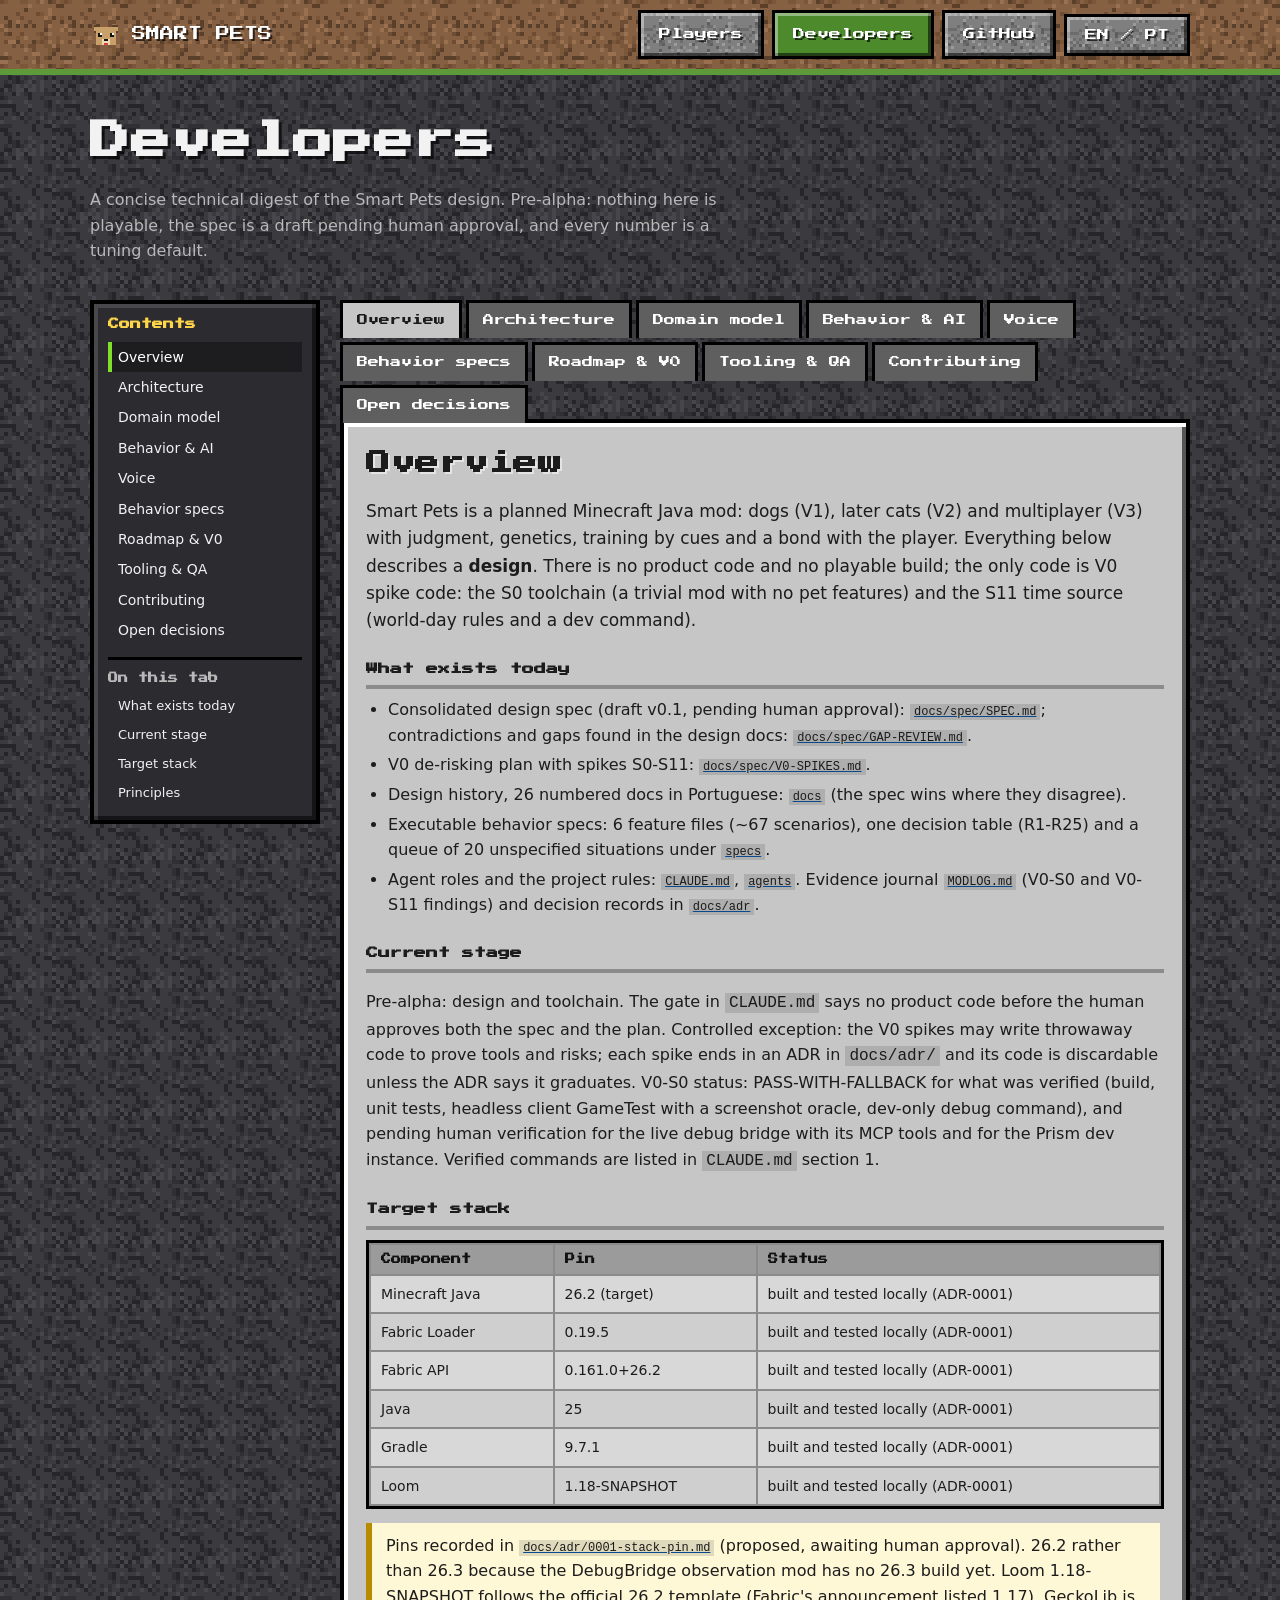
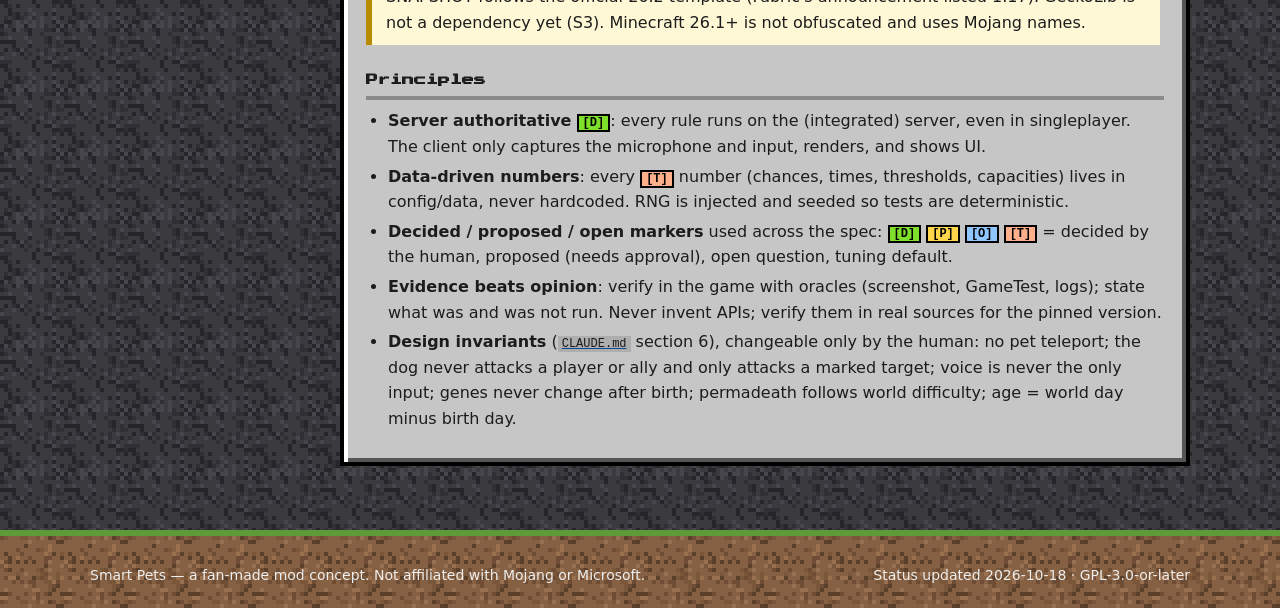
<file: site/dev.html>
<!doctype html>
<html lang="en">
<head>
<meta charset="utf-8">
<meta name="viewport" content="width=device-width, initial-scale=1">
<title>Smart Pets - Developers</title>
<meta name="description" content="Technical digest of the Smart Pets design: architecture, domain model, AI, voice, behavior specs, V0 spikes, tooling and open decisions. Pre-alpha, design only.">
<link rel="icon" href="assets/img/logo.svg" type="image/svg+xml">
<link rel="stylesheet" href="assets/css/base.css">
<link rel="stylesheet" href="assets/css/dev.css">
</head>
<body data-page="dev">
<a class="sp-skip" href="#dev-main">Skip to content</a>
<header id="sp-header"></header>
<main id="dev-main" class="sp-container dev-app">
<div class="dev-hero">
<h1 class="mc-title">Developers</h1>
<p class="mc-sub">A concise technical digest of the Smart Pets design. Pre-alpha: nothing here is playable, the spec is a draft pending human approval, and every number is a tuning default.</p>
</div>
<div class="dev-layout">
<aside class="dev-toc" aria-label="Table of contents">
<nav class="dev-toc-main" aria-label="Sections"><h2 class="dev-toc-h">Contents</h2><ol><li><a href="#overview" data-toc="overview">Overview</a></li><li><a href="#architecture" data-toc="architecture">Architecture</a></li><li><a href="#domain" data-toc="domain">Domain model</a></li><li><a href="#behavior" data-toc="behavior">Behavior &amp; AI</a></li><li><a href="#voice" data-toc="voice">Voice</a></li><li><a href="#specs" data-toc="specs">Behavior specs</a></li><li><a href="#roadmap" data-toc="roadmap">Roadmap &amp; V0</a></li><li><a href="#tooling" data-toc="tooling">Tooling &amp; QA</a></li><li><a href="#contributing" data-toc="contributing">Contributing</a></li><li><a href="#decisions" data-toc="decisions">Open decisions</a></li></ol></nav>
<nav class="dev-toc-sub" id="dev-toc-sub" aria-label="On this tab" hidden></nav>
</aside>
<div class="dev-content">
<div class="mc-tabs" role="tablist" aria-label="Developer sections"><a class="mc-tab" role="tab" id="tab-overview" href="#overview" aria-controls="overview" aria-selected="false">Overview</a><a class="mc-tab" role="tab" id="tab-architecture" href="#architecture" aria-controls="architecture" aria-selected="false">Architecture</a><a class="mc-tab" role="tab" id="tab-domain" href="#domain" aria-controls="domain" aria-selected="false">Domain model</a><a class="mc-tab" role="tab" id="tab-behavior" href="#behavior" aria-controls="behavior" aria-selected="false">Behavior &amp; AI</a><a class="mc-tab" role="tab" id="tab-voice" href="#voice" aria-controls="voice" aria-selected="false">Voice</a><a class="mc-tab" role="tab" id="tab-specs" href="#specs" aria-controls="specs" aria-selected="false">Behavior specs</a><a class="mc-tab" role="tab" id="tab-roadmap" href="#roadmap" aria-controls="roadmap" aria-selected="false">Roadmap &amp; V0</a><a class="mc-tab" role="tab" id="tab-tooling" href="#tooling" aria-controls="tooling" aria-selected="false">Tooling &amp; QA</a><a class="mc-tab" role="tab" id="tab-contributing" href="#contributing" aria-controls="contributing" aria-selected="false">Contributing</a><a class="mc-tab" role="tab" id="tab-decisions" href="#decisions" aria-controls="decisions" aria-selected="false">Open decisions</a></div>
<div class="mc-panel dev-body">
<section class="dev-panel" id="overview" role="tabpanel" aria-labelledby="tab-overview" tabindex="-1">
<h2 class="mc-title">Overview</h2>
<p class="dev-lead">Smart Pets is a planned Minecraft Java mod: dogs (V1), later cats (V2) and multiplayer (V3) with judgment, genetics, training by cues and a bond with the player. Everything below describes a <strong>design</strong>. There is no product code and no playable build; the only code is V0 spike code: the S0 toolchain (a trivial mod with no pet features) and the S11 time source (world-day rules and a dev command).</p>
<h3 id="what-exists">What exists today</h3>
<ul><li>Consolidated design spec (draft v0.1, pending human approval): <a class="dev-src" data-repo="docs/spec/SPEC.md" href="https://github.com/JohnGabie/smart-pets-mod/blob/main/docs/spec/SPEC.md" rel="noopener"><code>docs/spec/SPEC.md</code></a>; contradictions and gaps found in the design docs: <a class="dev-src" data-repo="docs/spec/GAP-REVIEW.md" href="https://github.com/JohnGabie/smart-pets-mod/blob/main/docs/spec/GAP-REVIEW.md" rel="noopener"><code>docs/spec/GAP-REVIEW.md</code></a>.</li><li>V0 de-risking plan with spikes S0-S11: <a class="dev-src" data-repo="docs/spec/V0-SPIKES.md" href="https://github.com/JohnGabie/smart-pets-mod/blob/main/docs/spec/V0-SPIKES.md" rel="noopener"><code>docs/spec/V0-SPIKES.md</code></a>.</li><li>Design history, 26 numbered docs in Portuguese: <a class="dev-src" data-repo="docs" href="https://github.com/JohnGabie/smart-pets-mod/blob/main/docs" rel="noopener"><code>docs</code></a> (the spec wins where they disagree).</li><li>Executable behavior specs: 6 feature files (~67 scenarios), one decision table (R1-R25) and a queue of 20 unspecified situations under <a class="dev-src" data-repo="specs" href="https://github.com/JohnGabie/smart-pets-mod/blob/main/specs" rel="noopener"><code>specs</code></a>.</li><li>Agent roles and the project rules: <a class="dev-src" data-repo="CLAUDE.md" href="https://github.com/JohnGabie/smart-pets-mod/blob/main/CLAUDE.md" rel="noopener"><code>CLAUDE.md</code></a>, <a class="dev-src" data-repo="agents" href="https://github.com/JohnGabie/smart-pets-mod/blob/main/agents" rel="noopener"><code>agents</code></a>. Evidence journal <a class="dev-src" data-repo="MODLOG.md" href="https://github.com/JohnGabie/smart-pets-mod/blob/main/MODLOG.md" rel="noopener"><code>MODLOG.md</code></a> (V0-S0 and V0-S11 findings) and decision records in <a class="dev-src" data-repo="docs/adr" href="https://github.com/JohnGabie/smart-pets-mod/blob/main/docs/adr" rel="noopener"><code>docs/adr</code></a>.</li></ul>
<h3 id="stage">Current stage</h3>
<p>Pre-alpha: design and toolchain. The gate in <code>CLAUDE.md</code> says no product code before the human approves both the spec and the plan. Controlled exception: the V0 spikes may write throwaway code to prove tools and risks; each spike ends in an ADR in <code>docs/adr/</code> and its code is discardable unless the ADR says it graduates. V0-S0 status: PASS-WITH-FALLBACK for what was verified (build, unit tests, headless client GameTest with a screenshot oracle, dev-only debug command), and pending human verification for the live debug bridge with its MCP tools and for the Prism dev instance. Verified commands are listed in <code>CLAUDE.md</code> section 1.</p>
<h3 id="stack">Target stack</h3>
<div class="dev-scroll" role="region" tabindex="0" aria-label="Table, scrollable"><table class="dev-table "><thead><tr><th scope="col">Component</th><th scope="col">Pin</th><th scope="col">Status</th></tr></thead><tbody><tr><td>Minecraft Java</td><td>26.2 (target)</td><td>built and tested locally (ADR-0001)</td></tr><tr><td>Fabric Loader</td><td>0.19.5</td><td>built and tested locally (ADR-0001)</td></tr><tr><td>Fabric API</td><td>0.161.0+26.2</td><td>built and tested locally (ADR-0001)</td></tr><tr><td>Java</td><td>25</td><td>built and tested locally (ADR-0001)</td></tr><tr><td>Gradle</td><td>9.7.1</td><td>built and tested locally (ADR-0001)</td></tr><tr><td>Loom</td><td>1.18-SNAPSHOT</td><td>built and tested locally (ADR-0001)</td></tr></tbody></table></div>
<p class="mc-note">Pins recorded in <a class="dev-src" data-repo="docs/adr/0001-stack-pin.md" href="https://github.com/JohnGabie/smart-pets-mod/blob/main/docs/adr/0001-stack-pin.md" rel="noopener"><code>docs/adr/0001-stack-pin.md</code></a> (proposed, awaiting human approval). 26.2 rather than 26.3 because the DebugBridge observation mod has no 26.3 build yet. Loom 1.18-SNAPSHOT follows the official 26.2 template (Fabric's announcement listed 1.17). GeckoLib is not a dependency yet (S3). Minecraft 26.1+ is not obfuscated and uses Mojang names.</p>
<h3 id="principles">Principles</h3>
<ul><li><strong>Server authoritative</strong> <span class="dev-mk dev-mk-d" title="decided by the human">[D]</span>: every rule runs on the (integrated) server, even in singleplayer. The client only captures the microphone and input, renders, and shows UI.</li><li><strong>Data-driven numbers</strong>: every <span class="dev-mk dev-mk-t" title="tuning default, lives in config/data">[T]</span> number (chances, times, thresholds, capacities) lives in config/data, never hardcoded. RNG is injected and seeded so tests are deterministic.</li><li><strong>Decided / proposed / open markers</strong> used across the spec: <span class="dev-mk dev-mk-d" title="decided by the human">[D]</span> <span class="dev-mk dev-mk-p" title="proposed, needs approval">[P]</span> <span class="dev-mk dev-mk-o" title="open question">[O]</span> <span class="dev-mk dev-mk-t" title="tuning default, lives in config/data">[T]</span> = decided by the human, proposed (needs approval), open question, tuning default.</li><li><strong>Evidence beats opinion</strong>: verify in the game with oracles (screenshot, GameTest, logs); state what was and was not run. Never invent APIs; verify them in real sources for the pinned version.</li><li><strong>Design invariants</strong> (<a class="dev-src" data-repo="CLAUDE.md" href="https://github.com/JohnGabie/smart-pets-mod/blob/main/CLAUDE.md" rel="noopener"><code>CLAUDE.md</code></a> section 6), changeable only by the human: no pet teleport; the dog never attacks a player or ally and only attacks a marked target; voice is never the only input; genes never change after birth; permadeath follows world difficulty; age = world day minus birth day.</li></ul>
</section><section class="dev-panel" id="architecture" role="tabpanel" aria-labelledby="tab-architecture" tabindex="-1">
<h2 class="mc-title">Architecture</h2>
<p>Two layers <span class="dev-mk dev-mk-p" title="proposed, needs approval">[P]</span> from <a class="dev-src" data-repo="docs/spec/SPEC.md" href="https://github.com/JohnGabie/smart-pets-mod/blob/main/docs/spec/SPEC.md" rel="noopener"><code>docs/spec/SPEC.md</code></a> section 3. Diagram is original pixel art drawn in code.</p>
<figure class="dev-fig"><svg class="dev-svg" viewBox="0 0 780 470" role="img" aria-labelledby="arch-t arch-d" shape-rendering="crispEdges" xmlns="http://www.w3.org/2000/svg">
<title id="arch-t">Smart Pets architecture: core, platform, client-only parts, PetRecord and event journal</title>
<desc id="arch-d">Three columns. Left: the core module, pure Java with no Minecraft imports, containing genome, inheritance, needs and mood, bond, training and mastery, aging, utility AI and voice DSP. Middle: the platform module, the Fabric adapter, containing the custom dog entity, goals, networking, persistence adapter, items and blocks, and worldgen. Right: client-only parts, microphone capture, input and rendering. Below: PetRecord saved data stored per world, separate from the entity, and an event journal that both core and platform write to. Commands flow from the client to the server platform layer, which calls the core.</desc>
<defs><marker id="ah" markerWidth="8" markerHeight="8" refX="7" refY="4" orient="auto"><path d="M0,0 L8,4 L0,8 z" class="svg-ar"/></marker></defs>
<rect x="0" y="0" width="780" height="470" class="svg-bg"/>
<!-- core -->
<rect x="16" y="16" width="270" height="318" class="svg-box svg-core"/>
<text x="28" y="40" class="svg-h">CORE</text><text x="28" y="58" class="svg-s">pure Java, zero Minecraft imports</text>
<text x="28" y="76" class="svg-s">unit-tested without the game</text>
<g class="svg-chip"><rect x="28" y="90" width="118" height="30"/><rect x="154" y="90" width="120" height="30"/><rect x="28" y="128" width="118" height="30"/><rect x="154" y="128" width="120" height="30"/><rect x="28" y="166" width="118" height="30"/><rect x="154" y="166" width="120" height="30"/><rect x="28" y="204" width="118" height="30"/><rect x="154" y="204" width="120" height="30"/><rect x="28" y="242" width="246" height="30"/><rect x="28" y="280" width="246" height="30"/></g>
<g class="svg-t"><text x="36" y="110">genome</text><text x="162" y="110">inheritance</text><text x="36" y="148">needs / mood</text><text x="162" y="148">bond</text><text x="36" y="186">training</text><text x="162" y="186">mastery</text><text x="36" y="224">aging</text><text x="162" y="224">catch-up math</text><text x="36" y="262">utility-AI engine (commitment)</text><text x="36" y="300">voice DSP + cue matching</text></g>
<!-- platform -->
<rect x="316" y="16" width="230" height="318" class="svg-box svg-plat"/>
<text x="328" y="40" class="svg-h">PLATFORM</text><text x="328" y="58" class="svg-s">Fabric adapter (server side)</text>
<g class="svg-chip"><rect x="328" y="90" width="206" height="30"/><rect x="328" y="128" width="206" height="30"/><rect x="328" y="166" width="206" height="30"/><rect x="328" y="204" width="206" height="30"/><rect x="328" y="242" width="206" height="30"/><rect x="328" y="280" width="206" height="30"/></g>
<g class="svg-t"><text x="336" y="110">custom dog entity</text><text x="336" y="148">goals (adapter to AI)</text><text x="336" y="186">networking, command handler</text><text x="336" y="224">persistence adapter</text><text x="336" y="262">items, blocks, block entities</text><text x="336" y="300">worldgen, spawn changes</text></g>
<!-- client -->
<rect x="576" y="16" width="188" height="226" class="svg-box svg-cli"/>
<text x="588" y="40" class="svg-h">CLIENT ONLY</text><text x="588" y="58" class="svg-s">draws and captures</text>
<g class="svg-chip"><rect x="588" y="90" width="164" height="30"/><rect x="588" y="128" width="164" height="30"/><rect x="588" y="166" width="164" height="30"/><rect x="588" y="204" width="164" height="26"/></g>
<g class="svg-t"><text x="596" y="110">microphone capture</text><text x="596" y="148">keys, UI, input</text><text x="596" y="186">rendering, coat textures</text><text x="596" y="222">animation</text></g>
<!-- arrows -->
<line x1="576" y1="150" x2="548" y2="150" class="svg-ln" marker-end="url(#ah)"/>
<text x="552" y="268" class="svg-s"></text>
<line x1="316" y1="176" x2="288" y2="176" class="svg-ln" marker-end="url(#ah)"/>
<line x1="288" y1="200" x2="316" y2="200" class="svg-ln" marker-end="url(#ah)"/>
<text x="580" y="270" class="svg-s">commands carry a speaker id,</text><text x="580" y="286" class="svg-s">validated on the server</text>
<!-- petrecord -->
<rect x="16" y="360" width="340" height="90" class="svg-box svg-rec"/>
<text x="28" y="384" class="svg-h">PetRecord (UUID)</text>
<text x="28" y="404" class="svg-s">world-level saved data, schema version + migration</text>
<text x="28" y="422" class="svg-s">source of truth; survives unloaded entities</text>
<text x="28" y="440" class="svg-s">entity = a view of the record</text>
<rect x="386" y="360" width="378" height="90" class="svg-box svg-jr"/>
<text x="398" y="384" class="svg-h">EVENT JOURNAL</text>
<text x="398" y="404" class="svg-s">core and platform append events</text>
<text x="398" y="422" class="svg-s">QA and specs assert on it; dev mode logs</text>
<text x="398" y="440" class="svg-s">UNSPECIFIED_SITUATION when no rule applied</text>
<line x1="170" y1="334" x2="170" y2="358" class="svg-ln" marker-end="url(#ah)"/>
<line x1="430" y1="334" x2="430" y2="358" class="svg-ln" marker-end="url(#ah)"/>
<line x1="356" y1="405" x2="384" y2="405" class="svg-ln svg-dash"/>
</svg><figcaption>Concept diagram of the planned design; no code exists yet.</figcaption></figure>
<h3 id="layers">Core vs platform</h3>
<div class="dev-scroll" role="region" tabindex="0" aria-label="Table, scrollable"><table class="dev-table "><thead><tr><th scope="col">Layer</th><th scope="col">Contains</th><th scope="col">Verified by</th></tr></thead><tbody><tr><td><strong>core</strong></td><td>Plain Java, zero Minecraft imports: genome, inheritance, needs, mood, bond, training, mastery, aging, utility-AI engine, voice DSP and matching.</td><td>Unit tests, Cucumber/jqwik specs, no game launch</td></tr><tr><td><strong>platform</strong></td><td>Loader adapter: entity, goals, rendering, networking, persistence, items/blocks, worldgen.</td><td>GameTest and in-game oracles</td></tr><tr><td><strong>client-only</strong></td><td>Microphone capture, input, rendering, UI. Everything else runs on the server.</td><td>Client GameTest, screenshots</td></tr></tbody></table></div>
<h3 id="rules">Structural rules</h3>
<ul><li><strong>PetRecord is the source of truth</strong> <span class="dev-mk dev-mk-p" title="proposed, needs approval">[P]</span>: a persistent record (UUID) in world saved data; the entity is a view that may be unloaded while the record survives. Needed for go-home travel, notebook, mourning, lookups and catch-up (spike S4).</li><li><strong>Versioned persistence</strong> <span class="dev-mk dev-mk-d" title="decided by the human">[D]</span>: schema version plus migration on every persisted structure; unknown fields are preserved.</li><li><strong>Prefer loader API events over mixins</strong>; each mixin needs a written justification and a GameTest.</li><li><strong>Multiplayer-ready message design</strong>: every command carries a speaker id; bond is stored as a map keyed by player id.</li><li><strong>Compatibility</strong>: other mods that replace wolves are incompatible by design; to be documented.</li></ul>
<h3 id="entity-strategy">Entity strategy <span class="dev-mk dev-mk-p" title="proposed, needs approval">[P]</span></h3>
<p>Use dedicated custom entity types (<code>dog</code>, later <code>cat</code>). Do <strong>not</strong> subclass or mixin the vanilla Wolf. Reasons given in the spec:</p>
<ul><li>the design removes teleport-follow;</li><li>taming, breeding and AI are changed wholesale;</li><li>it avoids conflicts with the vanilla class and with other mods.</li></ul>
<p>Vanilla wolves in the world are replaced at spawn by the wild dog through biome spawn modification. This must be confirmed in spikes S3 and S6 (custom entity, model and animation; AI core). Related open decision: <a class="dev-src" data-repo="docs/spec/SPEC.md" href="https://github.com/JohnGabie/smart-pets-mod/blob/main/docs/spec/SPEC.md" rel="noopener"><code>docs/spec/SPEC.md</code></a> section 24 item 3.</p>
<h3 id="time">Where state lives</h3>
<ul><li><strong>Genes</strong>: on the PetRecord, fixed at birth.</li><li><strong>Needs, bond, mastery</strong>: core state persisted on the record, with catch-up on load (capped).</li><li><strong>Coat</strong>: stored as genes plus seed; textures composed client-side deterministically.</li><li><strong>Block entities</strong> for bed, bowl and den carry ownership data (spike S4).</li></ul>
</section><section class="dev-panel" id="domain" role="tabpanel" aria-labelledby="tab-domain" tabindex="-1">
<h2 class="mc-title">Domain model</h2>
<p>From <a class="dev-src" data-repo="docs/spec/SPEC.md" href="https://github.com/JohnGabie/smart-pets-mod/blob/main/docs/spec/SPEC.md" rel="noopener"><code>docs/spec/SPEC.md</code></a> sections 4-6, 12. Floats are 0..1 unless noted. Genes are fixed at birth; training changes behavior, never genes <span class="dev-mk dev-mk-d" title="decided by the human">[D]</span>.</p>
<h3 id="genome">Genome</h3>
<div class="dev-scroll" role="region" tabindex="0" aria-label="Table, scrollable"><table class="dev-table "><thead><tr><th scope="col">Trait</th><th scope="col">Effect</th></tr></thead><tbody><tr><td><code>intelligence</code></td><td>learning speed, generalization of cues, ceiling of mastery</td></tr><tr><td><code>courage</code></td><td>combat willingness; flees vs engages</td></tr><tr><td><code>loyalty</code></td><td>obedience under stress; stays with owner</td></tr><tr><td><code>authority</code></td><td>leadership score</td></tr><tr><td><code>sociability</code></td><td>tolerance of dogs, cats and people</td></tr><tr><td><code>aggression</code></td><td>tendency toward conflict (vices)</td></tr><tr><td><code>prey_drive</code></td><td>chasing, fetch aptitude, livestock vice</td></tr><tr><td><code>energy_capacity</code></td><td>size of the energy pool</td></tr><tr><td><code>appetite</code></td><td>weight-gain propensity</td></tr><tr><td><code>robustness</code></td><td>injury and illness resistance</td></tr><tr><td><code>clinginess</code></td><td>neediness; suffering when alone</td></tr><tr><td><code>wildness</code></td><td>domestication level; high in gen-1 wild, falls each generation</td></tr><tr><td><code>smell, hearing, vision</code></td><td>sense levels (tracking, alerts, recognition)</td></tr><tr><td><code>sleep_depth</code></td><td>light vs deep sleeper</td></tr><tr><td><code>dig_propensity</code></td><td>chance to discover digging</td></tr><tr><td><code>lifespan</code></td><td>8-16 years (mod years)</td></tr><tr><td><code>voice</code></td><td>size class (S/M/L) + pitch offset</td></tr><tr><td><code>coat alleles + seed</code></td><td>appearance</td></tr><tr><td><code>sex, generation, parent ids, birth day</code></td><td>identity</td></tr></tbody></table></div>
<p>Wild generation-1 dogs get randomly generated traits, not under player control <span class="dev-mk dev-mk-d" title="decided by the human">[D]</span>. Coat uses alleles with dominance and hidden carriers; other traits are continuous <span class="dev-mk dev-mk-d" title="decided by the human">[D]</span>.</p>
<h3 id="state">Needs and state vector</h3>
<ul><li>Needs: satiety, energy (% of capacity, may overflow), companionship, health, weight/body condition, comfort (cold/wet), training fatigue/stress, play need.</li><li>Mood is derived from needs plus recent events; it drives animations, sounds and obedience.</li><li>Weight: lean, ideal, plump, fat, obese. Affects speed, stamina, jump and snoring; reversible; never kills <span class="dev-mk dev-mk-d" title="decided by the human">[D]</span>. The appetite gene shifts the curve.</li><li>Energy overflow up to about 130% <span class="dev-mk dev-mk-t" title="tuning default, lives in config/data">[T]</span> triggers frenzy (zoomies); below 0% the dog collapses and sleeps, no damage <span class="dev-mk dev-mk-d" title="decided by the human">[D]</span>.</li><li>Bond: per person, 0-100%, daily gain caps <span class="dev-mk dev-mk-p" title="proposed, needs approval">[P]</span>, slow decay on long absence down to a floor <span class="dev-mk dev-mk-t" title="tuning default, lives in config/data">[T]</span>. Bond is how willingly, skill is what it can do <span class="dev-mk dev-mk-d" title="decided by the human">[D]</span>.</li></ul>
<h3 id="inheritance">Inheritance rule</h3>
<p>Child trait = mean(parents) + noise <span class="dev-mk dev-mk-d" title="decided by the human">[D]</span> for the rule, <span class="dev-mk dev-mk-t" title="tuning default, lives in config/data">[T]</span> for the values:</p>
<div class="dev-scroll" role="region" tabindex="0" aria-label="Table, scrollable"><table class="dev-table "><thead><tr><th scope="col">Share</th><th scope="col">Outcome</th></tr></thead><tbody><tr><td>~80%</td><td>normal puppy</td></tr><tr><td>~15%</td><td>"rough diamond": 1-2 traits notably above both parents</td></tr><tr><td>~1-2%</td><td>"genius": several high traits, raised training ceiling, with a built-in cost (e.g. high clinginess or energy)</td></tr></tbody></table></div>
<ul><li>Regression to the mean: a genius's children mostly return to average; the ceiling bonus is rarely inherited.</li><li>Some chance a puppy comes out below its parents. Orphans get a small bias in these odds.</li><li>Wildness = parents' mean minus a per-generation drop.</li><li>Reproduction follows vanilla (feed two adults, love mode), no estrus or pregnancy; litter 3-5, about 20 days between litters per mother <span class="dev-mk dev-mk-t" title="tuning default, lives in config/data">[T]</span>.</li></ul>
<h3 id="time-age">Time and age model</h3>
<ul><li>Clock = the world day counter, not real time <span class="dev-mk dev-mk-d" title="decided by the human">[D]</span>: the period count of the <code>minecraft:day</code> timeline on the overworld clock (expected to equal F3 "Day #", source-read; <code>/time query minecraft:day repetition</code>). Edge cases (sleep, <code>/time set</code>, <code>advance_time</code> off) are in <a class="dev-src" data-repo="docs/adr/0003-time-source.md" href="https://github.com/JohnGabie/smart-pets-mod/blob/main/docs/adr/0003-time-source.md" rel="noopener"><code>ADR-0003</code></a> (S11 in progress, pending human approval; age rule unit-tested only, no pets yet; bed sleep simulated); <code>advance_time false</code> stops aging <span class="dev-mk dev-mk-p" title="proposed, needs approval">[P]</span>.</li><li><code>age_days = max(previous_age_days, max(0, current_day - birth_day))</code>: monotonic, never decreases when time is set back; frozen until the world day passes the old maximum <span class="dev-mk dev-mk-p" title="proposed, needs approval">[P]</span>. Scenario: born day 10, world day 40 gives 30 days; set back to 20 still 30.</li><li>Mod year = 10 world days <span class="dev-mk dev-mk-t" title="tuning default, lives in config/data">[T]</span><span class="dev-mk dev-mk-o" title="open question">[O]</span>; lifespan 8-16 mod years = 80-160 days.</li><li>Catch-up on load: needs, loneliness, rust and aging use elapsed days with caps; long absences are never punished like neglect <span class="dev-mk dev-mk-d" title="decided by the human">[D]</span>.</li></ul>
<h3 id="stages">Life stages <span class="dev-mk dev-mk-t" title="tuning default, lives in config/data">[T]</span></h3>
<div class="dev-scroll" role="region" tabindex="0" aria-label="Table, scrollable"><table class="dev-table "><thead><tr><th scope="col">Stage</th><th scope="col">Span</th><th scope="col">Notes</th></tr></thead><tbody><tr><td>Puppy</td><td>0-1 year</td><td>small energy pool, fast recharge; puppy scale</td></tr><tr><td>Adolescent</td><td>1-2 years</td><td>large energy capacity; lanky</td></tr><tr><td>Adult</td><td>2 years to 75% of lifespan</td><td>medium energy; breeds from 2y</td></tr><tr><td>Senior</td><td>last 25% of lifespan</td><td>small energy; grey muzzle <span class="dev-mk dev-mk-p" title="proposed, needs approval">[P]</span></td></tr></tbody></table></div>
<h3 id="health">Health and death by difficulty <span class="dev-mk dev-mk-d" title="decided by the human">[D]</span></h3>
<p>At 0 HP the dog is <strong>downed</strong>, not dead, with a rescue window. Difficulty is read at the moment of the event.</p>
<div class="dev-scroll" role="region" tabindex="0" aria-label="Table, scrollable"><table class="dev-table "><thead><tr><th scope="col">Difficulty</th><th scope="col">At 0 HP</th><th scope="col">If not rescued</th></tr></thead><tbody><tr><td>Peaceful</td><td>Downed, long window</td><td>Respawns at its bed after a delay, shaken mood</td></tr><tr><td>Easy</td><td>Downed, long window</td><td>Permanent death</td></tr><tr><td>Normal</td><td>Downed, medium window</td><td>Permanent death</td></tr><tr><td>Hard</td><td>Downed, short window</td><td>Permanent death</td></tr><tr><td>Hardcore</td><td>No downed state</td><td>Permanent death immediately</td></tr></tbody></table></div>
<ul><li>A bandage (wool/honey/herbs <span class="dev-mk dev-mk-p" title="proposed, needs approval">[P]</span>) within the window revives the dog (scenario in 06).</li><li>Animal fights cause light injury and stress, never death.</li><li>Illness is V1.5+: rare, with warning signs.</li><li>Window lengths per difficulty are open for tuning (SPEC section 24 item 5).</li></ul>
</section><section class="dev-panel" id="behavior" role="tabpanel" aria-labelledby="tab-behavior" tabindex="-1">
<h2 class="mc-title">Behavior and AI</h2>
<p>From <a class="dev-src" data-repo="docs/spec/SPEC.md" href="https://github.com/JohnGabie/smart-pets-mod/blob/main/docs/spec/SPEC.md" rel="noopener"><code>docs/spec/SPEC.md</code></a> sections 8, 10, 11 and <a class="dev-src" data-repo="specs/matrix/cue-handling.md" href="https://github.com/JohnGabie/smart-pets-mod/blob/main/specs/matrix/cue-handling.md" rel="noopener"><code>specs/matrix/cue-handling.md</code></a>.</p>
<h3 id="layers4">The four layers</h3>
<div class="dev-scroll" role="region" tabindex="0" aria-label="Table, scrollable"><table class="dev-table "><thead><tr><th scope="col">#</th><th scope="col">Layer</th><th scope="col">What it does</th></tr></thead><tbody><tr><td>0</td><td><strong>Reflex</strong> (always wins)</td><td>Danger avoidance; drops a target that is an ally, player or pet; flees lethal threats.</td></tr><tr><td>1</td><td><strong>Command</strong></td><td>The dog <em>evaluates</em> the order. Refusal is visible (head tilt, ignoring), never silent.</td></tr><tr><td>2</td><td><strong>Initiative</strong></td><td>Ask for food, warn, defend owner, ambush, bring gifts, play. Weights are learned: reward raises, ignoring lowers, the "no" cue lowers. Vices are behaviors whose weight training reduces.</td></tr><tr><td>3</td><td><strong>Routine</strong></td><td>Sleep in bed or den, guard home, wait at the door.</td></tr></tbody></table></div>
<h3 id="utility">Utility scoring and commitment</h3>
<ul><li>Utility scoring across candidate behaviors with a <strong>commitment time</strong> so the dog does not oscillate; it thinks every N ticks, not every tick <span class="dev-mk dev-mk-t" title="tuning default, lives in config/data">[T]</span>.</li><li>Postures: free, near, guard. The work harness is a focus mode that also suppresses frenzy and mischief.</li><li>Idle animations are sampled from state, not random.</li><li>The engine lives in <code>core</code>; the platform adapter feeds it senses and executes its choices (spike S6, 20 dogs at once).</li></ul>
<h3 id="danger">Danger model (layer 0)</h3>
<p>Data-driven table. It is the foundation that makes permadeath fair <span class="dev-mk dev-mk-d" title="decided by the human">[D]</span>.</p>
<div class="dev-scroll" role="region" tabindex="0" aria-label="Table, scrollable"><table class="dev-table "><thead><tr><th scope="col">Avoid</th><th scope="col">Never target</th></tr></thead><tbody><tr><td>lava, fire, magma, cactus, void edge, deep fall, deep water drowning, powder snow, sweet berries (as relevant), a creeper about to explode (retreat), overwhelming mob groups, explosions, wither effects</td><td>player, owned/allied pets, villagers unless configured</td></tr></tbody></table></div>
<p>Also: disengage when ordered; never keep attacking to the death. Whether vanilla Wolf hostilities (e.g. toward skeletons) are kept is <span class="dev-mk dev-mk-o" title="open question">[O]</span>.</p>
<h3 id="obedience">Obedience inputs</h3>
<p>Willingness = f(association strength, bond with the speaker, mood, loyalty, fatigue) <span class="dev-mk dev-mk-p" title="proposed, needs approval">[P]</span>. Other effects in the spec: overtraining shows warning signs (yawn, sniff ground, scratch, look away) then nervous or disinterested; wild dogs obey no cue and use a trust ladder only (R23).</p>
<h3 id="cues">Cue abstraction <span class="dev-mk dev-mk-p" title="proposed, needs approval">[P]</span></h3>
<p>A <strong>cue</strong> is an abstract token that triggers a command: a voice template, chat text, or a key/UI button. Training teaches a cue-to-command association, so any language or sound works and non-voice players train with chat or keys. Voice, key and chat become the same internal command (rule R22).</p>
<ul><li><strong>Name first, command second</strong>: the dog's name cue gains attention, then a command must follow within a short window (about 3 s <span class="dev-mk dev-mk-p" title="proposed, needs approval">[P]</span><span class="dev-mk dev-mk-t" title="tuning default, lives in config/data">[T]</span>; scenarios use 4 s to expire). A name alone never triggers a command.</li><li><strong>Two names</strong>: a text name (name tag/UI) and a learned name cue.</li><li>Cue consistency is required (similar sound or same text); a different cue each time means no learning.</li><li>Reps to learn: simple 3-6, medium 8-15, advanced 20+, scaled by intelligence, stage, bond and mood <span class="dev-mk dev-mk-t" title="tuning default, lives in config/data">[T]</span>.</li><li>Mastery: 5 levels per skill; rust reduces progress first and never below "learned". Soft prerequisites with three hard locks besides Name: Release/No needs Fetch or Attack; Flank/Ambush needs Attack; Go-home needs Come.</li><li>Pet selection with several dogs: by name cue, crosshair or radial list <span class="dev-mk dev-mk-p" title="proposed, needs approval">[P]</span>; mark target by looking at an entity plus cue/key.</li></ul>
</section><section class="dev-panel" id="voice" role="tabpanel" aria-labelledby="tab-voice" tabindex="-1">
<h2 class="mc-title">Voice</h2>
<p>Highest-risk item of V0. Sources: <a class="dev-src" data-repo="docs/spec/V0-SPIKES.md" href="https://github.com/JohnGabie/smart-pets-mod/blob/main/docs/spec/V0-SPIKES.md" rel="noopener"><code>docs/spec/V0-SPIKES.md</code></a> (S1), <a class="dev-src" data-repo="docs/spec/SPEC.md" href="https://github.com/JohnGabie/smart-pets-mod/blob/main/docs/spec/SPEC.md" rel="noopener"><code>docs/spec/SPEC.md</code></a> sections 8, 19, 22, <a class="dev-src" data-repo="docs/08-taming-voice.md" href="https://github.com/JohnGabie/smart-pets-mod/blob/main/docs/08-taming-voice.md" rel="noopener"><code>docs/08-taming-voice.md</code></a>.</p>
<h3 id="approach">Approach</h3>
<ul><li>Learn <em>arbitrary</em> sounds or words, in any language, locally, inside the game. The dog learns a cue; nothing is a fixed vocabulary.</li><li>Feature extraction (e.g. MFCC) plus alignment-based matching (e.g. DTW), or a small embedding model. Pure Java in <code>core</code>, offline-testable with WAV fixtures.</li><li>A <strong>strictness</strong> parameter tied to the dog's intelligence (intelligence governs cue generalization in the genome; UNSPECIFIED #6 covers recordings and other voices).</li><li>Push-to-talk by default; continuous listening optional; if S1 passes, voice is enabled by default in config <span class="dev-mk dev-mk-d" title="decided by the human">[D]</span>. The dog responds only within its hearing range; a whistle extends it.</li><li>Voice ships in V1 if S1 passes, otherwise V1.5. <strong>Voice is never the only input</strong>: every voice feature has a key/chat/UI path.</li></ul>
<h3 id="s1">Spike S1 acceptance criteria</h3>
<ul><li>Fixtures: author plus one other speaker, at least two languages, ambient noise, speech that is not a cue.</li><li>At least 3 cues with 10 or more recordings each.</li><li>Recall of at least 90% at no more than 2% false accepts on at least 30 minutes of non-cue speech and noise.</li><li>At most 500 ms from key release to command; negligible frame impact; capture off the main thread.</li><li>Works on the author's Linux audio stack. Needs the human to record samples and judge feel.</li></ul>
<h3 id="ladder">Fallback ladder</h3>
<ol class="dev-ladder"><li>Tuned matcher</li><li>Pretrained small keyword-spotting model with user-trained words</li><li>Text and key cues only (voice becomes an optional extra)</li></ol>
<h3 id="privacy">Privacy <span class="dev-mk dev-mk-p" title="proposed, needs approval">[P]</span></h3>
<ul><li>The microphone is opt-in; processing is local; no network.</li><li>Only the features of learned cues are stored per dog; raw audio is not saved.</li><li>Debug tools exist only in disposable dev instances.</li></ul>
</section><section class="dev-panel" id="specs" role="tabpanel" aria-labelledby="tab-specs" tabindex="-1">
<h2 class="mc-title">Behavior specs</h2>
<p>Plain-text, executable specifications designed in <a class="dev-src" data-repo="docs/spec/BEHAVIOR-SPECS.md" href="https://github.com/JohnGabie/smart-pets-mod/blob/main/docs/spec/BEHAVIOR-SPECS.md" rel="noopener"><code>docs/spec/BEHAVIOR-SPECS.md</code></a>. The same text is spec, acceptance criteria and regression suite, and its job is to find the situations nobody thought of.</p>
<h3 id="three-tools">Three tools, one purpose</h3>
<div class="dev-scroll" role="region" tabindex="0" aria-label="Table, scrollable"><table class="dev-table "><thead><tr><th scope="col">Tool</th><th scope="col">Where</th><th scope="col">Role</th></tr></thead><tbody><tr><td>Gherkin scenarios</td><td><a class="dev-src" data-repo="specs/behaviors" href="https://github.com/JohnGabie/smart-pets-mod/blob/main/specs/behaviors" rel="noopener"><code>specs/behaviors</code></a></td><td>Given/When/Then with a closed step vocabulary in the glossary. Expected behaviors, decided or proposed.</td></tr><tr><td>Decision tables / matrices</td><td><a class="dev-src" data-repo="specs/matrix" href="https://github.com/JohnGabie/smart-pets-mod/blob/main/specs/matrix" rel="noopener"><code>specs/matrix</code></a></td><td>Enumerate situation dimensions; a tool expands them, matches the first rule and lists combinations with no rule as UNSPECIFIED.</td></tr><tr><td>Property tests + surprise log</td><td>jqwik; event journal</td><td>Random event sequences assert invariants (never attacks player/ally, needs in bounds, age monotonic, deterministic per seed, persistence round-trip, no exceptions). In dev mode the engine writes UNSPECIFIED_SITUATION when no rule applied.</td></tr></tbody></table></div>
<p>Two speeds: scenarios talk to an abstract <code>PetWorld</code> driver. The <strong>core driver</strong> (pure Java, fake clock, injected RNG) runs everything tagged <code>@core</code>; the <strong>platform driver</strong> (real game via GameTest) runs the <code>@platform</code> subset. Assertions read the event journal, never internals. Tooling to verify in S0/S10: Cucumber-JVM 8.0.x on the JUnit Platform, jqwik, GameTest, plus a small matrix expander.</p>
<h3 id="examples">Real scenarios (verbatim)</h3>
<pre class="mc-code" tabindex="0">@decided @core @platform
Scenario: Calling the name with no command
  Given Rex is calm
  And Rex is 6 blocks from the player
  When the player says the name cue of Rex
  Then Rex shows look_at_player
  And Rex does not perform any command
  And the journal contains &quot;ATTENTION_GAINED&quot;</pre><p class="dev-cap">Source: <a class="dev-src" data-repo="specs/behaviors/01-name-and-attention.feature" href="https://github.com/JohnGabie/smart-pets-mod/blob/main/specs/behaviors/01-name-and-attention.feature" rel="noopener"><code>specs/behaviors/01-name-and-attention.feature</code></a></p>
<pre class="mc-code" tabindex="0">@decided @core @platform
Scenario: A lethal command is overridden by a reflex
  Given lava 2 blocks ahead of Rex
  And Rex knows the command cue &quot;go&quot; for COME at mastery 3
  When the player stands across the lava and says the name cue of Rex and &quot;go&quot;
  Then Rex does not enter lava</pre><p class="dev-cap">Source: <a class="dev-src" data-repo="specs/behaviors/04-judgment-and-safety.feature" href="https://github.com/JohnGabie/smart-pets-mod/blob/main/specs/behaviors/04-judgment-and-safety.feature" rel="noopener"><code>specs/behaviors/04-judgment-and-safety.feature</code></a></p>
<pre class="mc-code" tabindex="0">@decided @core
Scenario: Age is the world day minus the birth day and never decreases
  Given Rex was born on day 10
  When the world day is 40
  Then Rex&#x27;s age is 30 days
  When the world day is set back to 20
  Then Rex&#x27;s age is still 30 days</pre><p class="dev-cap">Source: <a class="dev-src" data-repo="specs/behaviors/06-health-persistence-time.feature" href="https://github.com/JohnGabie/smart-pets-mod/blob/main/specs/behaviors/06-health-persistence-time.feature" rel="noopener"><code>specs/behaviors/06-health-persistence-time.feature</code></a></p>
<h3 id="tags">Tag taxonomy</h3>
<div class="dev-scroll" role="region" tabindex="0" aria-label="Table, scrollable"><table class="dev-table "><thead><tr><th scope="col">Tag</th><th scope="col">Meaning</th></tr></thead><tbody><tr><td><code>@decided</code></td><td>In the approved spec. Failing = bug.</td></tr><tr><td><code>@proposed</code></td><td>Architect's proposal; needs human OK before it counts as a requirement.</td></tr><tr><td><code>@open</code></td><td>Intentionally undefined; the scenario documents the safe default.</td></tr><tr><td><code>@core</code></td><td>Runs against the in-memory simulation (fast).</td></tr><tr><td><code>@platform</code></td><td>Also runs in the real game (GameTest).</td></tr><tr><td><code>@voice</code> <code>@slow</code> <code>@v2</code> <code>@v3</code></td><td>Area, cost, version.</td></tr></tbody></table></div>
<p>An executor may not edit a feature file to make it pass; changes go through the architect and, for <code>@proposed</code>/<code>@open</code>, the human. Obedience is probabilistic in the game but controlled in specs: <code>Rex is obedient today</code> forces willingness 1, <code>Rex is stubborn today</code> forces 0, otherwise a fixed seed. Vocabulary: <a class="dev-src" data-repo="specs/GLOSSARY.md" href="https://github.com/JohnGabie/smart-pets-mod/blob/main/specs/GLOSSARY.md" rel="noopener"><code>specs/GLOSSARY.md</code></a>.</p>
<h3 id="matrix">The cue-handling matrix</h3>
<ul><li>Dimensions: input, look target, dog state, hearing, bond, learned, dogs in range, speaker, input channel.</li><li>Rules R1-R25, <strong>first match wins</strong>; R25 is "anything else" which yields UNSPECIFIED and the safe default (ignore + head_tilt, never harm, never crash).</li><li>Pairwise coverage for the first pass; full expansion for the safety-critical slice (target in player, ally pet or villager, with any input).</li><li>Examples: R1 out of hearing range gives no reaction; R6 name only gains attention; R10 never attacks a player or ally pet; R22 voice, chat and key behave identically.</li><li>Source: <a class="dev-src" data-repo="specs/matrix/cue-handling.md" href="https://github.com/JohnGabie/smart-pets-mod/blob/main/specs/matrix/cue-handling.md" rel="noopener"><code>specs/matrix/cue-handling.md</code></a></li></ul>
<h3 id="unspecified">The UNSPECIFIED queue</h3>
<p><a class="dev-src" data-repo="specs/UNSPECIFIED.md" href="https://github.com/JohnGabie/smart-pets-mod/blob/main/specs/UNSPECIFIED.md" rel="noopener"><code>specs/UNSPECIFIED.md</code></a> holds 18 situations found while writing the specs, each with a safe default now, a proposal and a decision status (3 decided, 15 pending at the time of writing). Flow: QA runs and fuzzing collect <code>UNSPECIFIED_SITUATION</code> journal events; the architect triages them into the queue; the human decides; resolved items become <code>@decided</code> scenarios. Coverage reported per PR: scenarios by tag, matrix cells covered/unspecified, property seeds run, journal events never asserted, unspecified situations observed.</p>
</section><section class="dev-panel" id="roadmap" role="tabpanel" aria-labelledby="tab-roadmap" tabindex="-1">
<h2 class="mc-title">Roadmap and V0</h2>
<p>Phases are rendered live from <code>data/status.json</code> (the same data as the landing page). Scope per version: <a class="dev-src" data-repo="docs/spec/SPEC.md" href="https://github.com/JohnGabie/smart-pets-mod/blob/main/docs/spec/SPEC.md" rel="noopener"><code>docs/spec/SPEC.md</code></a> section 2.</p>
<div id="dev-roadmap" class="dev-roadmap" aria-live="polite"><p>Loading roadmap from <a href="data/status.json">data/status.json</a>. Requires JavaScript.</p></div>
<h3 id="spikes">V0 spikes S0-S11</h3>
<p>Each spike ends with an ADR in <code>docs/adr/</code> and is PASS, PASS-WITH-FALLBACK or FAIL (spec change needed, the human decides). Source: <a class="dev-src" data-repo="docs/spec/V0-SPIKES.md" href="https://github.com/JohnGabie/smart-pets-mod/blob/main/docs/spec/V0-SPIKES.md" rel="noopener"><code>docs/spec/V0-SPIKES.md</code></a>.</p>
<div class="dev-scroll" role="region" tabindex="0" aria-label="Table, scrollable"><table class="dev-table dev-spikes"><thead><tr><th scope="col">ID</th><th scope="col">Spike</th><th scope="col">Question</th><th scope="col">Pass criteria (short)</th><th scope="col">Fallback</th></tr></thead><tbody><tr><td><strong>S0</strong></td><td>Toolchain and QA harness</td><td>Can an agent build, launch, observe, test and review the mod end to end?</td><td>A trivial mod builds and launches in the dev instance; an agent gets a screenshot and state via MCP; GameTest produces a screenshot; the reviewer-to-QA loop runs once on a trivial PR.</td><td>Choose another tool or version; record in ADR.</td></tr><tr><td><strong>S1</strong></td><td>Voice cue recognition</td><td>Can learned arbitrary sounds/words be recognized reliably, in any language, locally, in game?</td><td>3+ cues x 10+ recordings; recall 90%+ at 2% or fewer false accepts on 30+ min of non-cue audio; 500 ms or less key-release to command; negligible frame impact; works on the author's Linux audio.</td><td>Tuned matcher, then pretrained small keyword spotter, then text/key cues only.</td></tr><tr><td><strong>S2</strong></td><td>Procedural coats</td><td>Can unique coats compose deterministically from genes + seed at runtime, cheaply?</td><td>50+ distinct dogs on screen with no frame regression above 5%; determinism test; works with the chosen model path; human "aww" check.</td><td>Pre-baked variant atlas selected by genes + seed.</td></tr><tr><td><strong>S3</strong></td><td>Custom entity + model + animation</td><td>Custom <code>dog</code> entity with own Blockbench model and animations, item in mouth, armor layer?</td><td>Idle, walk, sit, lie, sleep play with clean transitions; armor renders; item-in-mouth works; human reviews style.</td><td>Vanilla model parts + hand-coded keyframes.</td></tr><tr><td><strong>S4</strong></td><td>Persistence, pet registry, catch-up</td><td>Pet record in world saved data with schema versions; entity as a view; catch-up math on load?</td><td>Save/quit/reload keeps records; v1 to v2 migration test; catch-up over 1, 10, 100 days matches unit tests; unknown fields preserved.</td><td>None stated.</td></tr><tr><td><strong>S5</strong></td><td>Off-simulation go-home travel</td><td>Can a pet walk home 1000-2000 blocks without loaded chunks and arrive correctly, across quit/reload?</td><td>Deterministic with seed; survives quitting; negligible per-tick cost; arrival does not feel like teleport.</td><td>Command limited to the simulated area.</td></tr><tr><td><strong>S6</strong></td><td>AI core and danger scenarios</td><td>Does the core utility-AI engine plus adapter drive a dog through GameTest scenarios?</td><td>Scenario suite passes (lava edge, cliff, creeper, never target player/ally, disengage on order, hole avoidance, door/ladder/trapdoor paths, 20 dogs); per-pet tick cost in budget; no oscillation.</td><td>None stated.</td></tr><tr><td><strong>S7</strong></td><td>Sleep gating hook</td><td>Can bed-sleep be conditioned on nearby pets being asleep without breaking vanilla/multiplayer sleep?</td><td>Pets awake: blocked with a clear message; asleep: allowed; config off: vanilla. Prefer API events over mixins.</td><td>Soft rule (message and mood penalty, no block).</td></tr><tr><td><strong>S8</strong></td><td>Server-authoritative networking</td><td>Client (mic/key/UI) to server command packet with speaker id, validated and rate-limited?</td><td>Round trip works; invalid packets rejected; same path will serve V3.</td><td>None stated.</td></tr><tr><td><strong>S9</strong></td><td>Pet digging</td><td>Dig only loose blocks, honor mobGriefing/protection, stuck detection, head toward owner's scent/sound?</td><td>Cave-in scenario in GameTest; never touches structures; config off works.</td><td>None stated.</td></tr><tr><td><strong>S10</strong></td><td>Behavior-spec framework</td><td>Can plain-text scenarios run against both a fast core sim and the real game, with matrix coverage and property tests?</td><td>Sample features run green/red for the right reason; matrix report lists unspecified cells; property suite finds a seeded bug; same <code>@platform</code> scenario passes in core and in game.</td><td>Minimal in-house runner for <code>.feature</code> text; GameTest-only for platform scenarios.</td></tr><tr><td><strong>S11</strong></td><td>Time source</td><td>Which world clock gives the monotonic day counter; behavior with sleeping, <code>/time set</code>, daylight cycle off?</td><td>Documented behavior + tests; <code>age_days</code> monotonic function adopted.</td><td>None stated.</td></tr></tbody></table></div>
<ul><li><strong>Order</strong>: S0 first (blocking). Then in parallel: S10, S11, S4, S1 offline part (pure/core) | S3, S2 (rendering) | S6, S7, S8 (platform). S5 after S4. S9 after S6. S1 in-game part after S0 + S8.</li><li><strong>V0 exit</strong>: every spike has an ADR, toolchain verified end to end, spec updated from findings and re-approved, V1 plan written with the first playable slice.</li><li><strong>Human needed in V0</strong>: install system packages that need sudo (virtual display/video tools, JDK), record voice samples, judge visuals and sounds, approve ADRs, confirm the target version.</li></ul>
<h3 id="slice">First playable slice (V1 proposal)</h3>
<p>Judgment (layer 0) + individual (genome, needs, mood, bond, notebook) + name/sit/down/stay/come/follow trained via cues (chat/key first, voice when ready) + wild adult conquest + orphan den scene + bed/bowl/treat/harness + sleep ladder and gating + persistence with catch-up. Combat skills, tracking, pack, illness and cat come after (<a class="dev-src" data-repo="docs/spec/SPEC.md" href="https://github.com/JohnGabie/smart-pets-mod/blob/main/docs/spec/SPEC.md" rel="noopener"><code>docs/spec/SPEC.md</code></a> section 20).</p>
</section><section class="dev-panel" id="tooling" role="tabpanel" aria-labelledby="tab-tooling" tabindex="-1">
<h2 class="mc-title">Tooling and QA</h2>
<p>Principle: oracles over opinion. Sources: <a class="dev-src" data-repo="docs/24-debug-tooling.md" href="https://github.com/JohnGabie/smart-pets-mod/blob/main/docs/24-debug-tooling.md" rel="noopener"><code>docs/24-debug-tooling.md</code></a>, <a class="dev-src" data-repo="docs/26-ai-modding-practices-2026.md" href="https://github.com/JohnGabie/smart-pets-mod/blob/main/docs/26-ai-modding-practices-2026.md" rel="noopener"><code>docs/26-ai-modding-practices-2026.md</code></a>, <a class="dev-src" data-repo="docs/spec/V0-SPIKES.md" href="https://github.com/JohnGabie/smart-pets-mod/blob/main/docs/spec/V0-SPIKES.md" rel="noopener"><code>docs/spec/V0-SPIKES.md</code></a> (S0), <a class="dev-src" data-repo="CLAUDE.md" href="https://github.com/JohnGabie/smart-pets-mod/blob/main/CLAUDE.md" rel="noopener"><code>CLAUDE.md</code></a>, <a class="dev-src" data-repo="agents/agent-qa.md" href="https://github.com/JohnGabie/smart-pets-mod/blob/main/agents/agent-qa.md" rel="noopener"><code>agents/agent-qa.md</code></a>.</p>
<h3 id="oracles">Oracles</h3>
<div class="dev-scroll" role="region" tabindex="0" aria-label="Table, scrollable"><table class="dev-table "><thead><tr><th scope="col">Oracle</th><th scope="col">For what</th><th scope="col">Notes</th></tr></thead><tbody><tr><td><strong>JUnit</strong> (plus Cucumber-JVM, jqwik)</td><td><code>core</code> logic: genes, inheritance, mastery, energy, age, bond</td><td>No Minecraft needed. Tests are written before the implementation.</td></tr><tr><td><strong>Fabric client GameTest</strong></td><td>Platform behavior with screenshots</td><td>Verified in V0-S0: headless under Xvfb (Mesa llvmpipe) with a screenshot oracle, one command, about 2 minutes cold.</td></tr><tr><td><strong>DebugBridge</strong> + <strong>mcdev-mcp</strong></td><td>Live inspection of the running game</td><td>DebugBridge: Fabric client-only mod, local WebSocket, JVM scripts; mcdev-mcp: decompiled-source search, game state, screenshots, short video, entities, chat. Dev instance only, never the personal profile. Both MIT. V0-S0: mcdev-mcp indexed the 26.2 source; DebugBridge loads but its live connection waits on a one-time human consent click (pending).</td></tr><tr><td>Game logs</td><td>Warnings and errors</td><td><code>latest.log</code> and crash reports are read directly; new warnings count.</td></tr><tr><td>Event journal</td><td>Behavior assertions</td><td>Same journal for specs and QA.</td></tr></tbody></table></div>
<ul><li><strong>Scripted input in client GameTests</strong>: the 26.2 client GameTest API has <code>TestInput</code> (key/mouse, <code>lookAt</code>, <code>typeChars</code>; read in the sources, not exercised yet) and <code>TestServerContext#runCommand</code> (verified by the S0 dev-command test). The behavior-spec design still prefers injecting commands through the server-side command handler (S8).</li><li>Nothing in doc 24 was installed or tested when written; S0 verified each link it could against the pinned version (<a class="dev-src" data-repo="docs/adr/0002-observation-stack.md" href="https://github.com/JohnGabie/smart-pets-mod/blob/main/docs/adr/0002-observation-stack.md" rel="noopener"><code>docs/adr/0002-observation-stack.md</code></a>).</li><li>Dev-only debug commands (spawn pet with genome, set age/needs, dump record, time warp, force events) and the event journal are never part of the release UI.</li><li>Safety: debug access only in a disposable dev instance with an offline/dev account; back up before touching any save; kill processes by PID, not by name.</li></ul>
<h3 id="vcs">Version control and PR flow</h3>
<ol class="dev-ladder"><li>One branch per task, named <code>type/short</code> (e.g. <code>feat/energy</code>); never commit to the main branch directly.</li><li>Small commits, clear messages; no force-push, no history rewrite, no deleting other people's branches.</li><li>The executor opens a small PR: task, what changed, how it was verified, what was <em>not</em> verified.</li><li>Reviewer verdict, then QA report, then the human merges (default). The merge needs Reviewer OK plus QA OK.</li></ol>
<ul><li><strong>Labels</strong>: if everyone uses the same GitHub account, formal approval may be impossible, so the verdict is carried by labels and a verdict comment. Label set defined in <a class="dev-src" data-repo="agents/agent-version-control.md" href="https://github.com/JohnGabie/smart-pets-mod/blob/main/agents/agent-version-control.md" rel="noopener"><code>agents/agent-version-control.md</code></a>: <code>needs-qa</code>, <code>qa-passed</code>, <code>approved-by-reviewer</code>, <code>changes-requested</code>, <code>blocked</code>, <code>v0-spike</code>, <code>v1</code>, <code>v2</code>, <code>v3</code>, <code>design-decision</code>.</li><li><strong>Local protections</strong>: GitHub's free plan has no branch protection on private repos, so run <code>git config core.hooksPath scripts/dev/git-hooks</code> once per clone (blocks direct push to main and force-push). Helper scripts: <a class="dev-src" data-repo="scripts/dev/backup-repo.sh" href="https://github.com/JohnGabie/smart-pets-mod/blob/main/scripts/dev/backup-repo.sh" rel="noopener"><code>scripts/dev/backup-repo.sh</code></a>, <a class="dev-src" data-repo="scripts/dev/branch-health.sh" href="https://github.com/JohnGabie/smart-pets-mod/blob/main/scripts/dev/branch-health.sh" rel="noopener"><code>scripts/dev/branch-health.sh</code></a>, <a class="dev-src" data-repo="scripts/qa/docs-freshness.sh" href="https://github.com/JohnGabie/smart-pets-mod/blob/main/scripts/qa/docs-freshness.sh" rel="noopener"><code>scripts/qa/docs-freshness.sh</code></a>.</li><li>Parallel executors use separate worktrees/branches and distinct file owners; two executors never edit the same file.</li><li>One PR, one task, one goal.</li></ul>
</section><section class="dev-panel" id="contributing" role="tabpanel" aria-labelledby="tab-contributing" tabindex="-1">
<h2 class="mc-title">Contributing</h2>
<p>Rules live in <a class="dev-src" data-repo="CLAUDE.md" href="https://github.com/JohnGabie/smart-pets-mod/blob/main/CLAUDE.md" rel="noopener"><code>CLAUDE.md</code></a> (Portuguese; specs, code, commits and logs are English). Flow: Architect, Executors, Reviewer, QA, Reviewer, human; the version-control agent looks after branches, backups and the public docs/site freshness.</p>
<h3 id="roles">Agent roles</h3>
<div class="dev-scroll" role="region" tabindex="0" aria-label="Table, scrollable"><table class="dev-table "><thead><tr><th scope="col">Role</th><th scope="col">Does</th><th scope="col">Does not</th></tr></thead><tbody><tr><td><strong>Architect</strong><br><a class="dev-src" data-repo="agents/agent-arquitetor.md" href="https://github.com/JohnGabie/smart-pets-mod/blob/main/agents/agent-arquitetor.md" rel="noopener"><code>agents/agent-arquitetor.md</code></a></td><td>Requirements, spec, plan, tests first, behavior specs, contracts, task briefs, picks the model tier per task. Strong tier.</td><td>Write product code; decide taste, final balance or scope.</td></tr><tr><td><strong>Executor</strong><br><a class="dev-src" data-repo="agents/agent-executor.md" href="https://github.com/JohnGabie/smart-pets-mod/blob/main/agents/agent-executor.md" rel="noopener"><code>agents/agent-executor.md</code></a></td><td>Implements ONE task of one brief on its own branch; tier set in the brief (fast, medium or strong). Optional lead executor, at most 2 levels deep.</td><td>Expand scope, touch other executors' files, weaken Architect's tests, approve or merge its own PR.</td></tr><tr><td><strong>Reviewer</strong><br><a class="dev-src" data-repo="agents/agent-revisor.md" href="https://github.com/JohnGabie/smart-pets-mod/blob/main/agents/agent-revisor.md" rel="noopener"><code>agents/agent-revisor.md</code></a></td><td>Always strong tier. Reads spec and diff before the executor's justification, runs build and tests, calls QA, issues the verdict.</td><td>Edit product code.</td></tr><tr><td><strong>QA</strong><br><a class="dev-src" data-repo="agents/agent-qa.md" href="https://github.com/JohnGabie/smart-pets-mod/blob/main/agents/agent-qa.md" rel="noopener"><code>agents/agent-qa.md</code></a></td><td>Verifies real behavior against criteria with the test tools; PASSED / FAILED / NOT VERIFIED per criterion with evidence; reports every UNSPECIFIED_SITUATION; hunts for what the spec forbids.</td><td>Fix code, judge taste (marks "needs human playtest"), call it passed without evidence.</td></tr><tr><td><strong>Version control</strong><br><a class="dev-src" data-repo="agents/agent-version-control.md" href="https://github.com/JohnGabie/smart-pets-mod/blob/main/agents/agent-version-control.md" rel="noopener"><code>agents/agent-version-control.md</code></a></td><td>Keeps the repo healthy and recoverable: branches, Conventional Commits, small PRs (aim under ~400 lines), verified backups, weekly branch health and docs-freshness checks. Medium tier day to day, strong for history recovery or risky operations.</td><td>Implement features, review technical merit, or do anything irreversible (merge, delete remote branch, force-push, rewrite history, change visibility, publish) without the human.</td></tr></tbody></table></div>
<p>Rejected work returns to the executor. Limit: 3 cycles per task, then escalate to the Architect and the human. After 2 failures on the same thing, move up a tier. Tier-to-model mapping lives only in <a class="dev-src" data-repo="agents/modelos.md" href="https://github.com/JohnGabie/smart-pets-mod/blob/main/agents/modelos.md" rel="noopener"><code>agents/modelos.md</code></a> and is not filled in yet.</p>
<h3 id="rules-c">Rules summary</h3>
<div class="dev-cols">
<div><h4>Do</h4><ul><li>Pin version, loader and dependencies before any code.</li><li>Read the project and follow its conventions.</li><li>Compile after each change.</li><li>Verify APIs in real sources for the pinned version.</li><li>Write behavior specs and tests first; test pure logic without Minecraft.</li><li>One small feature at a time.</li><li>Write a contract where state crosses a boundary.</li><li>Server decides, client draws.</li><li>Verify in the game with oracles; log in MODLOG.md.</li><li>Report real status, including what was not run.</li><li>Version every persistent schema.</li></ul></div>
<div><h4>Don't</h4><ul><li>Invent APIs, classes or commands.</li><li>Copy code, models, textures or sounds without a permitting license (all rights reserved = forbidden).</li><li>Put game files or decompiled code in the repo.</li><li>Use debug tools outside a disposable dev instance.</li><li>Touch real saves without a backup; kill processes by name.</li><li>Store keys, tokens or personal data.</li><li>Mix tasks in one PR; approve or merge your own work.</li><li>Use AI-generated images on the mod page, icon or gallery.</li><li>Hide failures, skip tests or mark done without evidence.</li></ul></div>
</div>
<h3 id="dod">Definition of done</h3>
<p>Build passes + the brief's tests pass + acceptance criteria verified with evidence + no invariant violated + no unverified API + asset licenses and origin clean + MODLOG updated + Reviewer OK + QA OK.</p>
<h3 id="human">The human decides</h3>
<p>Visual and sound style, balance numbers, scope changes, publication, merge, any design invariant, and any irreversible action or one that leaves the machine. Taste questions (cute? fun? how it sounds) are marked "needs human playtest".</p>
<h3 id="license">AI disclosure and license</h3>
<ul><li>The project uses AI under human direction; the design, direction, scope and testing decisions are the maintainer's. Platforms require disclosure and meaningful human contribution (Modrinth AI rules since 2026-08-13, see <a class="dev-src" data-repo="docs/26-ai-modding-practices-2026.md" href="https://github.com/JohnGabie/smart-pets-mod/blob/main/docs/26-ai-modding-practices-2026.md" rel="noopener"><code>docs/26-ai-modding-practices-2026.md</code></a>). AI-generated images are not allowed on the mod page; this site's art is original pixel art drawn by code.</li><li>Code: <strong>GPL-3.0-or-later</strong> (<a class="dev-src" data-repo="LICENSE" href="https://github.com/JohnGabie/smart-pets-mod/blob/main/LICENSE" rel="noopener"><code>LICENSE</code></a>). Derivatives you distribute must stay free under the same terms, with source. Planned dependencies Fabric API (Apache-2.0) and GeckoLib (MIT) are compatible.</li><li>Original art, sound and text assets: <strong>CC BY-SA 4.0 proposed</strong>, pending maintainer confirmation, not final. Provenance of every asset is in <a class="dev-src" data-repo="ASSETS.md" href="https://github.com/JohnGabie/smart-pets-mod/blob/main/ASSETS.md" rel="noopener"><code>ASSETS.md</code></a>; no all-rights-reserved assets.</li><li>Smart Pets is a fan-made concept, not affiliated with Mojang or Microsoft (<a class="dev-src" data-repo="README.md" href="https://github.com/JohnGabie/smart-pets-mod/blob/main/README.md" rel="noopener"><code>README.md</code></a>).</li></ul>
</section><section class="dev-panel" id="decisions" role="tabpanel" aria-labelledby="tab-decisions" tabindex="-1">
<h2 class="mc-title">Open decisions</h2>
<p>Two lists exist and overlap; both need the human. Sources: <a class="dev-src" data-repo="docs/spec/SPEC.md" href="https://github.com/JohnGabie/smart-pets-mod/blob/main/docs/spec/SPEC.md" rel="noopener"><code>docs/spec/SPEC.md</code></a> section 24 and <a class="dev-src" data-repo="docs/spec/GAP-REVIEW.md" href="https://github.com/JohnGabie/smart-pets-mod/blob/main/docs/spec/GAP-REVIEW.md" rel="noopener"><code>docs/spec/GAP-REVIEW.md</code></a> section C.</p>
<h3 id="spec24">SPEC section 24 (priority order)</h3>
<ol class="dev-decisions">
<li><strong>Target Minecraft version / loader / JDK / GeckoLib support.</strong> Recommendation: latest stable 26.x + Fabric if tooling supports it (V0-S0). Proposed in ADR-0001: 26.2 + Fabric + Java 25 (awaiting human approval).</li>
<li><strong>Mod id and public name; mod license; public release or personal.</strong></li>
<li><strong>Entity strategy</strong> (custom entity): confirm via S3/S6.</li>
<li><strong>Art style</strong> (blocky-improved vs realistic) and <strong>sound style</strong> (listening tests).</li>
<li><strong>Year length</strong> (10 days), stage boundaries, sleep-gating radius/percent, rescue windows by difficulty.</li>
<li><strong>Cat and skeleton-dog details; vice list for V1</strong> (recommended: stubbornness, livestock chasing, hole-digging, zoomies; dog-fights/bites later).</li>
<li><strong>Dimension-follow rule; crafting/progression; den worldgen.</strong></li>
<li><strong>Leader nomination rules</strong> (V1 late): human nominates with legitimacy/tolerance; pack can override only on a big merit gap.</li>
</ol>
<h3 id="gapc">GAP-REVIEW section C (decisions not guessable)</h3>
<ol class="dev-decisions">
<li>Target version/loader (blocks scaffold).</li><li>Mod id/name/license/publishing intent.</li><li>Art and sound style.</li><li>Year length.</li><li>Vice list for V1.</li><li>Whether the first playable slice (SPEC section 20) is right.</li><li>Skeleton-dog rules.</li><li>Dimension-follow rule.</li>
</ol>
<h3 id="more">Also pending</h3>
<ul><li>15 behaviors awaiting a decision in <a class="dev-src" data-repo="specs/UNSPECIFIED.md" href="https://github.com/JohnGabie/smart-pets-mod/blob/main/specs/UNSPECIFIED.md" rel="noopener"><code>specs/UNSPECIFIED.md</code></a>.</li><li>Proposed ({'@proposed'}) scenarios need human approval before they count as requirements.</li><li>Approval of the spec and of the V1 plan (the gate in <a class="dev-src" data-repo="CLAUDE.md" href="https://github.com/JohnGabie/smart-pets-mod/blob/main/CLAUDE.md" rel="noopener"><code>CLAUDE.md</code></a>).</li><li>Visual style, redistribution of the mod, and licenses of Mo'Dogs and More Mob Variants are open in <a class="dev-src" data-repo="docs/25-models-animations-research.md" href="https://github.com/JohnGabie/smart-pets-mod/blob/main/docs/25-models-animations-research.md" rel="noopener"><code>docs/25-models-animations-research.md</code></a>.</li></ul>
</section>
</div>
</div>
</div>
</main>
<footer id="sp-footer"></footer>
<script>window.SP_I18N_MODULES=["common"];</script>
<script src="assets/js/i18n.js"></script>
<script src="assets/js/shell.js"></script>
<script src="assets/js/dev.js"></script>
</body>
</html>
</file>
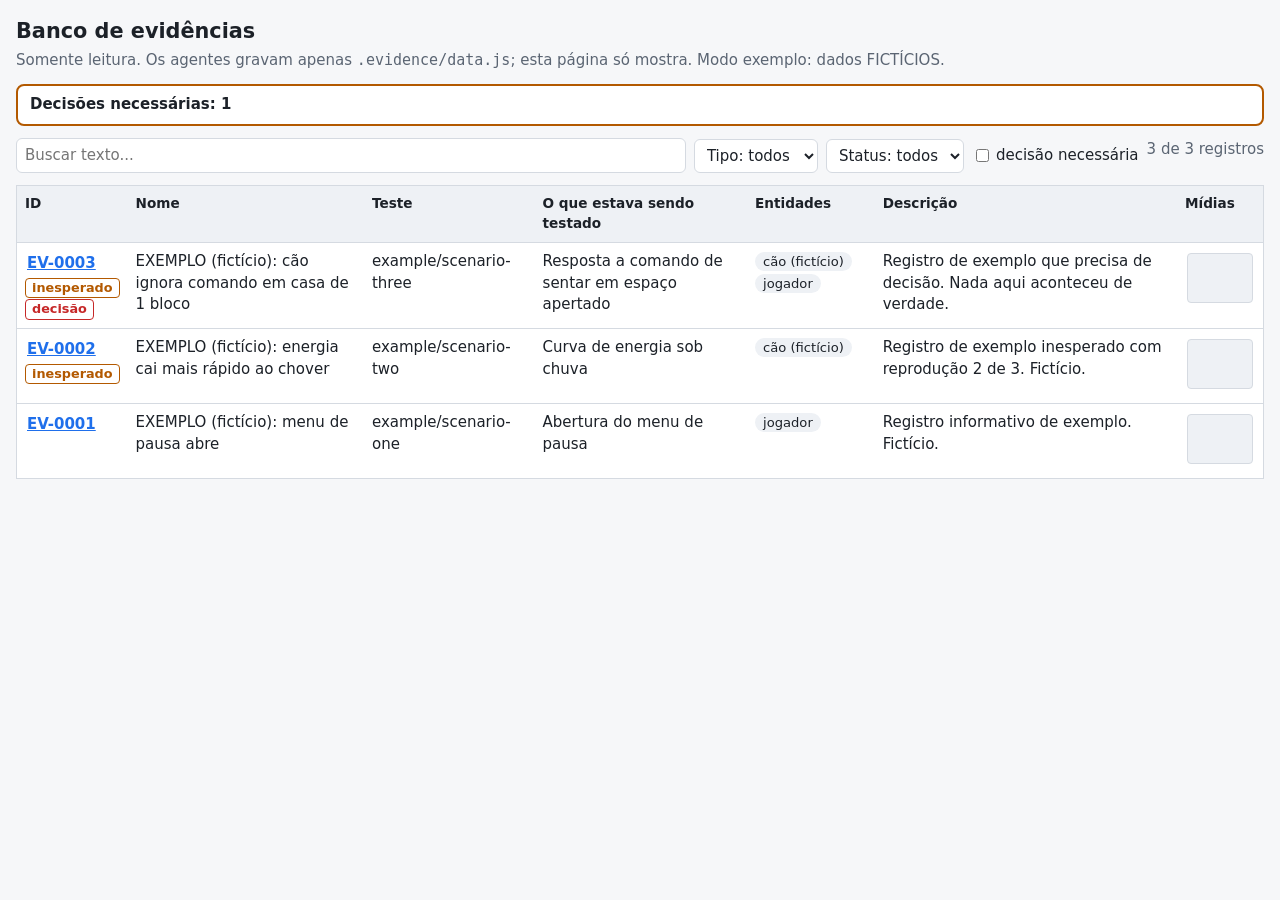
<file: scripts/qa/evidence/example.html>
<!doctype html>
<html lang="pt-BR"><head><meta charset="utf-8"><meta http-equiv="refresh" content="0; url=index.html?example=1"><title>Exemplo</title></head>
<body style="background:#fff;color:#000"><p><a href="index.html?example=1">Abrir o exemplo fictício</a></p></body></html>
</file>
<file: site/assets/css/base.css>
/* Smart Pets site — Minecraft-style design system (original; no Mojang assets).
   Owner: foundation. Pages add their own CSS files; do not edit this file from page agents
   (ask for a new token/component instead). All paths are relative (works under /<repo>/). */
@font-face { font-family: "PixelFont"; src: url("../fonts/PressStart2P-Regular.ttf") format("truetype"); font-display: swap; }

:root {
  --mc-dirt: #866043; --mc-dirt-dark: #5a3f2a; --mc-grass: #5d9b3a; --mc-grass-light: #7cbd45;
  --mc-stone: #7f7f7f; --mc-stone-dark: #4a4a4a; --mc-stone-light: #c6c6c6; --mc-deepslate: #1f1f23;
  --mc-ink: #f2f2f2; --mc-ink-dim: #b9b9b9; --mc-gold: #ffd54a; --mc-red: #d8453b; --mc-blue: #4aa3ff; --mc-xp: #7ee02a;
  --bevel-light: #ffffff66; --bevel-dark: #00000088;
  --font-pixel: "PixelFont", "Courier New", ui-monospace, monospace;
  --font-body: system-ui, -apple-system, "Segoe UI", Roboto, sans-serif;
  --font-mono: ui-monospace, "SFMono-Regular", Menlo, Consolas, monospace;
  --px: 4px;                      /* one "block pixel" */
  --maxw: 1100px;
}
* { box-sizing: border-box; }
html { scroll-behavior: smooth; }
@media (prefers-reduced-motion: reduce) { html { scroll-behavior: auto; } * { animation: none !important; transition: none !important; } }
body {
  margin: 0; color: var(--mc-ink); font: 16px/1.6 var(--font-body);
  background: var(--mc-deepslate) url("../img/deepslate.svg") 0 0 / 64px 64px; image-rendering: pixelated;
}
img, canvas, svg { image-rendering: pixelated; }
a { color: var(--mc-grass-light); } a:hover { color: var(--mc-gold); }
:focus-visible { outline: 3px solid var(--mc-gold); outline-offset: 2px; }
.sp-container { width: min(var(--maxw), 100% - 32px); margin-inline: auto; }
.sp-skip { position: absolute; left: -999px; } .sp-skip:focus { left: 8px; top: 8px; z-index: 99; background: #000; padding: 8px; }

/* Typography */
.mc-title, h1.mc-title, h2.mc-title { font-family: var(--font-pixel); line-height: 1.5; text-shadow: 3px 3px 0 #000a; letter-spacing: .5px; }
h1.mc-title { font-size: clamp(22px, 5vw, 40px); } h2.mc-title { font-size: clamp(16px, 3vw, 24px); margin: 0 0 16px; }
.mc-sub { color: var(--mc-ink-dim); max-width: 62ch; }

/* Header / nav */
.sp-header { background: var(--mc-dirt) url("../img/dirt.svg") 0 0 / 64px 64px; border-bottom: 6px solid var(--mc-grass); position: sticky; top: 0; z-index: 20; }
.sp-header .sp-container { display: flex; align-items: center; gap: 16px; padding: 10px 0; flex-wrap: wrap; }
.sp-brand { font-family: var(--font-pixel); font-size: 14px; color: #fff; text-decoration: none; text-shadow: 2px 2px 0 #000a; display: inline-flex; gap: 10px; align-items: center; }
.sp-nav { display: flex; gap: 8px; margin-left: auto; flex-wrap: wrap; align-items: center; }

/* Buttons (Minecraft GUI button) */
.mc-btn { display: inline-block; font-family: var(--font-pixel); font-size: 12px; color: #fff; text-decoration: none; cursor: pointer;
  padding: 12px 18px; background: var(--mc-stone) url("../img/stone.svg") 0 0 / 48px 48px; border: 3px solid #000;
  box-shadow: inset 3px 3px 0 var(--bevel-light), inset -3px -3px 0 var(--bevel-dark); text-shadow: 2px 2px 0 #000a; }
.mc-btn:hover { background-color: #8e8e8e; color: var(--mc-gold); }
.mc-btn:active { box-shadow: inset -3px -3px 0 var(--bevel-light), inset 3px 3px 0 var(--bevel-dark); }
.mc-btn--green { background-image: none; background-color: #4c8a2b; } .mc-btn--green:hover { background-color: #5da236; }
.mc-btn[aria-current="page"], .mc-btn.is-active { background-image: none; background-color: #4c8a2b; }
.mc-btn[disabled], .mc-btn.is-disabled { opacity: .55; cursor: not-allowed; }

/* Panels */
.mc-panel { background: #c6c6c6; color: #222; border: 4px solid #000; padding: 20px;
  box-shadow: inset 4px 4px 0 #fff, inset -4px -4px 0 #555; }
.mc-panel--dark { background: #2b2b30 url("../img/deepslate.svg") 0 0 / 48px 48px; color: var(--mc-ink);
  box-shadow: inset 4px 4px 0 #ffffff22, inset -4px -4px 0 #00000088; }
.mc-panel h3 { font-family: var(--font-pixel); font-size: 13px; line-height: 1.6; margin: 0 0 8px; }
.mc-card-grid { display: grid; gap: 16px; grid-template-columns: repeat(auto-fit, minmax(240px, 1fr)); }
.mc-slot { width: 56px; height: 56px; background: #8b8b8b; border: 3px solid; border-color: #373737 #fff #fff #373737; display: inline-grid; place-items: center; }

/* Sections */
.sp-section { padding: 56px 0; } .sp-section--grass { border-top: 8px solid var(--mc-grass); background-color: #00000040; }
.sp-hero { padding: 72px 0 48px; text-align: center; background: linear-gradient(#00000000, #00000066); }

/* Tabs (creative-inventory style) */
.mc-tabs { display: flex; gap: 4px; flex-wrap: wrap; margin-bottom: -4px; position: relative; z-index: 1; }
.mc-tab { font-family: var(--font-pixel); font-size: 11px; padding: 10px 14px; background: #8b8b8b; color: #fff; border: 3px solid #000; border-bottom: 0; cursor: pointer; text-decoration: none; }
.mc-tab[aria-selected="true"], .mc-tab.is-active { background: #c6c6c6; color: #222; }

/* Badges / states */
.mc-badge { font-family: var(--font-pixel); font-size: 9px; padding: 4px 6px; border: 2px solid #000; color: #000; background: var(--mc-stone-light); display: inline-block; }
.mc-badge--done { background: var(--mc-xp); } .mc-badge--progress { background: var(--mc-gold); }
.mc-badge--planned { background: var(--mc-stone-light); } .mc-badge--research { background: var(--mc-blue); }

/* XP-bar progress */
.mc-xp { height: 14px; background: #1b1b1b; border: 3px solid #000; box-shadow: inset 0 0 0 2px #444; }
.mc-xp > span { display: block; height: 100%; background: var(--mc-xp); box-shadow: inset 0 3px 0 #b8ff6a, inset 0 -3px 0 #3f9a10; }

/* Code */
.mc-code, pre.mc-code { font: 13px/1.5 var(--font-mono); background: #111; color: #d7ffd0; border: 3px solid #000; padding: 12px 14px; overflow-x: auto; box-shadow: inset 0 0 0 2px #333; }
code { font-family: var(--font-mono); background: #00000066; padding: 1px 5px; }
.mc-kbd { font-family: var(--font-pixel); font-size: 10px; background: #ddd; color: #111; border: 2px solid #000; box-shadow: inset -2px -2px 0 #888; padding: 3px 6px; }
.mc-note { border-left: 6px solid var(--mc-gold); background: #00000055; padding: 10px 14px; }

/* Footer */
.sp-footer { background: var(--mc-dirt-dark) url("../img/dirt.svg") 0 0 / 64px 64px; border-top: 6px solid var(--mc-grass); padding: 28px 0; margin-top: 40px; color: #eee; font-size: 14px; }
.sp-footer .sp-container { display: flex; gap: 16px; flex-wrap: wrap; justify-content: space-between; }

@media (max-width: 640px) { .sp-header .sp-container { justify-content: center; } .sp-nav { margin-left: 0; justify-content: center; } .mc-btn { padding: 10px 12px; font-size: 11px; } }
</file>
<file: site/assets/css/landing.css>
/* Smart Pets landing page. Owner: landing (agent A). Builds on base.css; all art is original pixel art (inline SVG). */

.pix { image-rendering: pixelated; display: block; }
.mc-title { overflow-wrap: anywhere; }
.sp-section .mc-sub { margin: 0 0 24px; }

/* Focus on light panels: gold is unreadable on light grey, so use black there. */
.mc-panel:not(.mc-panel--dark) :focus-visible { outline-color: #000; }
.mc-panel:not(.mc-panel--dark) a { color: #14500a; }
.mc-panel:not(.mc-panel--dark) a:hover { color: #000; }
.mc-panel:not(.mc-panel--dark) .mc-note:not(.spd-note) { background: #00000014; color: #222; }

/* ---------- Hero ---------- */
.hero { padding: 40px 0 48px; }
.hero-badge-row { margin: 0 0 16px; }
.hero-badge { display: inline-block; font-family: var(--font-pixel); font-size: 12px; background: var(--mc-gold); color: #000;
  border: 3px solid #000; box-shadow: inset 3px 3px 0 #fff8, inset -3px -3px 0 #0004; padding: 8px 12px; letter-spacing: 1px; }
.hero-title { margin: 0 0 12px; font-size: clamp(26px, 9vw, 64px); color: #fff; line-height: 1.2;
  text-shadow: 3px 3px 0 var(--mc-grass), 6px 6px 0 #000c; }
.hero-tagline { font-family: var(--font-pixel); font-size: clamp(12px, 3.4vw, 20px); line-height: 1.6; margin: 0 0 12px; color: var(--mc-gold); text-shadow: 2px 2px 0 #000a; }
.hero-sub { margin: 0 auto 16px; }
.hero-stage { max-width: 62ch; margin: 0 auto 24px; text-align: left; }
.hero-cta { display: flex; flex-wrap: wrap; gap: 12px; justify-content: center; margin-bottom: 32px; }
.hero-cta .mc-btn { max-width: 100%; text-align: center; line-height: 1.5; }
.hero-art { width: min(100%, 760px); margin: 0 auto; border: 4px solid #000; box-shadow: 0 0 0 4px #ffffff22, 6px 6px 0 #000a; background: #000; }
.hero-scene { display: block; width: 100%; height: auto; }

/* Scene defaults = a calm static daytime (what reduced-motion users see). */
.hero-scene .sky { fill: #6ec1ff; }
.hero-scene .sun { transform: translate(38px, 2px); }
.hero-scene .moon, .hero-scene .stars, .hero-scene .zzz { opacity: 0; }
.hero-scene .cloud { transform: translate(10px, 5px); }
.hero-scene .tail--asleep, .hero-scene .eye--closed { opacity: 0; }

@media (prefers-reduced-motion: no-preference) {
  .hero-scene { --cycle: 24s; }
  .hero-scene .sky { animation: sky var(--cycle) linear infinite; }
  .hero-scene .sun { animation: sun var(--cycle) linear infinite; }
  .hero-scene .moon { animation: moon var(--cycle) linear infinite; }
  .hero-scene .stars { animation: night-only var(--cycle) linear infinite; }
  .hero-scene .cloud { animation: drift 48s linear infinite, cloud-dim var(--cycle) linear infinite; }
  .hero-scene .tail--awake { transform-origin: 5px 16px; animation: wag .5s ease-in-out infinite alternate, day-only var(--cycle) linear infinite; }
  .hero-scene .tail--asleep { animation: night-only var(--cycle) linear infinite; }
  .hero-scene .eye--open { transform-origin: 15.5px 3.5px; animation: blink 5s step-end infinite, day-only var(--cycle) linear infinite; }
  .hero-scene .eye--closed { animation: night-only var(--cycle) linear infinite; }
  .hero-scene .tongue { animation: day-only var(--cycle) linear infinite; }
  .hero-scene .dog-head { transform-origin: 13px 7px; animation: head var(--cycle) ease-in-out infinite; }
  .hero-scene .zzz { animation: night-only var(--cycle) linear infinite; }
  .hero-scene .z1 { animation: zfloat 3s linear infinite; }
  .hero-scene .z2 { animation: zfloat 3s linear infinite 1.5s; }
}
@keyframes sky {
  0%, 40% { fill: #6ec1ff; } 50% { fill: #e8894a; } 58%, 92% { fill: #141a3d; } 97% { fill: #e8894a; } 100% { fill: #6ec1ff; }
}
@keyframes sun {
  0% { transform: translate(0, 25px); } 25% { transform: translate(38px, 2px); } 50%, 100% { transform: translate(76px, 25px); }
}
@keyframes moon {
  0%, 49% { opacity: 0; transform: translate(0, 25px); } 50% { opacity: 1; transform: translate(0, 25px); }
  75% { opacity: 1; transform: translate(38px, 3px); } 99% { opacity: 1; transform: translate(76px, 25px); } 100% { opacity: 0; transform: translate(76px, 25px); }
}
@keyframes day-only { 0%, 46% { opacity: 1; } 56%, 94% { opacity: 0; } 100% { opacity: 1; } }
@keyframes night-only { 0%, 46% { opacity: 0; } 56%, 94% { opacity: 1; } 100% { opacity: 0; } }
@keyframes cloud-dim { 0%, 46% { opacity: 1; } 58%, 92% { opacity: .25; } 100% { opacity: 1; } }
@keyframes drift { from { transform: translate(-16px, 5px); } to { transform: translate(100px, 5px); } }
@keyframes wag { from { transform: rotate(-12deg); } to { transform: rotate(16deg); } }
@keyframes blink { 0%, 93% { transform: scaleY(1); } 94%, 97% { transform: scaleY(.1); } 98%, 100% { transform: scaleY(1); } }
@keyframes head {
  0%, 8% { transform: rotate(0); } 11%, 15% { transform: rotate(-7deg); } 18%, 28% { transform: rotate(0); }
  31%, 35% { transform: rotate(6deg); } 38%, 46% { transform: rotate(0); }
  58%, 94% { transform: translate(0, 1px) rotate(4deg); } 100% { transform: rotate(0); }
}
@keyframes zfloat { 0% { opacity: 0; transform: translate(0, 3px); } 25% { opacity: 1; } 100% { opacity: 0; transform: translate(4px, -6px); } }

/* ---------- Problem vs idea ---------- */
.vs-grid { display: grid; gap: 16px; grid-template-columns: repeat(auto-fit, minmax(min(100%, 300px), 1fr)); }
.vs h3 { font-size: 14px; margin-bottom: 14px; }
.vs-list { list-style: none; margin: 0; padding: 0; display: grid; gap: 10px; }
.vs-list li { position: relative; padding-left: 28px; }
.vs-list li::before { content: ""; position: absolute; left: 0; top: .25em; width: 16px; height: 16px; border: 2px solid #000; }
.vs--bad .vs-list li::before { background: linear-gradient(#fff, #fff) center / 8px 2px no-repeat, #b3322a; }
.vs--good .vs-list li::before {
  background: linear-gradient(#fff, #fff) center / 8px 2px no-repeat, linear-gradient(#fff, #fff) center / 2px 8px no-repeat, #3f7a22; }
.vs--bad { border-color: #000; box-shadow: inset 4px 4px 0 #fff, inset -4px -4px 0 #555, inset 0 -8px 0 #b3322a; }
.vs--good { box-shadow: inset 4px 4px 0 #fff, inset -4px -4px 0 #555, inset 0 -8px 0 #3f7a22; }
.vs-note { margin: 20px 0 0; max-width: 62ch; }

/* ---------- Features ---------- */
.feat { display: flex; flex-direction: column; gap: 4px; }
.feat-icon { width: 64px; height: 64px; margin-bottom: 8px; }
.feat-icon .icon { width: 44px; height: 44px; }
.feat p { margin: 0; }

/* ---------- Demos ---------- */
.demo-grid { display: grid; gap: 28px; grid-template-columns: 1fr; } /* one demo per row: the demos need width */
.demo-panel { min-width: 0; }
.demo-tag { display: none; } /* each demo carries its own 'concept demo' label */
.demo-text { margin: 0 0 14px; }
.demo-mount { min-width: 0; }
.demo-failed { margin: 0; }

/* ---------- Life stages ---------- */
.stage-strip { list-style: none; margin: 0; padding: 0; display: grid; gap: 16px; grid-template-columns: repeat(auto-fit, minmax(min(100%, 200px), 1fr)); }
.stage { text-align: center; }
.stage-sprite { width: 112px; height: auto; margin: 0 auto 10px; border-bottom: 6px solid var(--mc-grass); background: #6ec1ff22; }
.stage h3 { margin-bottom: 6px; color: var(--mc-gold); }
.stage p { margin: 0; color: var(--mc-ink); font-size: 15px; }

/* ---------- Roadmap ---------- */
.road-updated { font-family: var(--font-pixel); font-size: 11px; line-height: 1.6; color: var(--mc-gold); margin: 0 0 16px; }
.road-grid { display: grid; gap: 16px; grid-template-columns: repeat(auto-fit, minmax(min(100%, 300px), 1fr)); }
.road-head { display: flex; gap: 10px; align-items: flex-start; justify-content: space-between; flex-wrap: wrap; margin-bottom: 10px; }
.road-head h3 { margin: 0; flex: 1 1 140px; }
.road-panel .mc-xp { margin: 0 0 6px; }
.road-pct { font-size: 13px; margin: 0 0 10px; color: #333; }
.road-summary { margin: 0 0 12px; }
.road-items { list-style: none; margin: 0; padding: 0; display: grid; gap: 8px; }
.road-items li { display: flex; gap: 8px; align-items: flex-start; font-size: 14px; line-height: 1.4; }
.road-items .mc-badge { flex: 0 0 auto; min-width: 78px; text-align: center; margin-top: 1px; }

/* ---------- FAQ ---------- */
.faq-wrap { max-width: 860px; }
.faq-item { background: #c6c6c6; color: #222; border: 4px solid #000; box-shadow: inset 4px 4px 0 #fff, inset -4px -4px 0 #555; margin: 0 0 10px; }
.faq-item summary { cursor: pointer; list-style: none; padding: 14px 16px 14px 46px; font-family: var(--font-pixel); font-size: 12px; line-height: 1.6; position: relative; }
.faq-item summary::-webkit-details-marker { display: none; }
.faq-item summary::before { content: ""; position: absolute; left: 16px; top: 15px; width: 18px; height: 18px; border: 2px solid #000; background:
  linear-gradient(#fff, #fff) center / 8px 2px no-repeat, linear-gradient(#fff, #fff) center / 2px 8px no-repeat, #3f7a22; }
.faq-item[open] summary::before { background: linear-gradient(#fff, #fff) center / 8px 2px no-repeat, #8a5a2b; }
.faq-item summary:focus-visible { outline: 3px solid #000; outline-offset: -6px; }
.faq-item p { margin: 0; padding: 0 16px 16px 46px; }

@media (max-width: 640px) {
  .sp-section { padding: 40px 0; }
  .hero { padding: 28px 0 36px; }
  .mc-panel { padding: 16px; }
  .faq-item summary { font-size: 11px; }
}
</file>
<file: site/assets/css/demos.css>
/* Smart Pets concept demos. Owner: demos agent (B). Prefix .spd-. Builds on base.css tokens/components. */
.spd-root {
  --spd-gap: 12px;
  background: #2b2b30 url("../img/deepslate.svg") 0 0 / 48px 48px; color: var(--mc-ink);
  border: 4px solid #000; box-shadow: inset 4px 4px 0 #ffffff22, inset -4px -4px 0 #00000088;
  padding: 16px; margin: 0 0 24px; max-width: 100%; overflow: hidden;
}
.spd-root *, .spd-root *::before, .spd-root *::after { box-sizing: border-box; }
.spd-root canvas { image-rendering: pixelated; display: block; }

/* header */
.spd-head-row { display: flex; align-items: center; gap: 10px; flex-wrap: wrap; justify-content: space-between; }
.spd-title { font-family: var(--font-pixel); font-size: 14px; line-height: 1.6; margin: 0; color: #fff; text-shadow: 2px 2px 0 #000a; }
.spd-label { white-space: normal; text-align: center; font-size: 9px; line-height: 1.5; }
.spd-blurb { margin: 8px 0 14px; color: var(--mc-ink-dim); font-size: 14px; line-height: 1.55; max-width: 72ch; }
.spd-foot { margin: 14px 0 0; color: var(--mc-ink-dim); font-size: 12px; line-height: 1.5; }
.spd-error { color: #ffb4ab; }

/* generic rows / controls */
.spd-row { display: flex; flex-wrap: wrap; gap: 8px; align-items: flex-end; margin: 10px 0; }
.spd-controls { align-items: flex-end; }
.spd-btn { font-size: 10px; padding: 10px 12px; line-height: 1.4; min-height: 40px; touch-action: manipulation; }
.spd-btn:focus-visible { outline: 3px solid var(--mc-gold); outline-offset: 2px; }
.spd-field { display: flex; flex-direction: column; gap: 4px; min-width: 0; }
.spd-field-label, .spd-meter-label { font-size: 12px; color: var(--mc-ink-dim); line-height: 1.3; }
.mc-panel .spd-field-label { color: #333; }
.spd-select, .spd-input {
  font: 14px var(--font-body); color: #fff; background: #1b1b1b; min-height: 40px; padding: 6px 8px; max-width: 100%;
  border: 3px solid; border-color: #373737 #fff #fff #373737; border-radius: 0;
}
.spd-select:focus-visible, .spd-input:focus-visible { outline: 3px solid var(--mc-gold); outline-offset: 1px; }
.spd-input[type="number"] { width: 110px; }
.spd-cue-input { width: 170px; }
.spd-check-wrap { display: inline-flex; align-items: center; gap: 8px; min-height: 40px; }
.spd-check { width: 22px; height: 22px; accent-color: #4c8a2b; flex: none; }
.spd-check-label { font-size: 13px; cursor: pointer; }
.spd-range { width: 100%; min-width: 150px; height: 28px; accent-color: #4c8a2b; }
.spd-range-wrap { display: flex; flex-direction: column; gap: 2px; width: 100%; min-width: 0; }
.spd-readout { font-size: 13px; color: var(--mc-ink-dim); margin: 6px 0; line-height: 1.5; }
.spd-namecue { align-self: center; }

/* status line + notes */
.spd-status { min-height: 3em; margin: 10px 0 4px; padding: 8px 10px; background: #00000066; border-left: 6px solid var(--mc-xp); font-size: 14px; line-height: 1.45; color: #fff; }
.spd-note { color: var(--mc-ink); font-size: 13px; margin: 10px 0; }

/* cards */
.spd-card { margin: 12px 0; padding: 14px; }
.spd-card-title { font-family: var(--font-pixel); font-size: 11px; line-height: 1.6; margin: 0 0 8px; }
.spd-root > .spd-card-title, .spd-main > .spd-card-title { color: #fff; margin-top: 14px; }

/* canvases */
.spd-canvas-wrap { display: flex; justify-content: center; }
.spd-scene-wrap { margin-bottom: 8px; background: #000; border: 3px solid #000; box-shadow: 0 0 0 3px #555; width: max-content; max-width: 100%; margin-inline: auto; }
.spd-scene { max-width: none; }

/* layout grids */
.spd-parents { display: grid; gap: 12px; grid-template-columns: 1fr; }
.spd-parent { margin: 0; display: grid; gap: 8px; }
.spd-parent .spd-select { width: 100%; }
.spd-train-grid { display: grid; gap: 14px; grid-template-columns: minmax(0, 1fr); align-items: start; }
.spd-side { padding: 14px; }
.spd-side .spd-card-title { color: #fff; }
.spd-metric { margin: 8px 0; }
.spd-metric-head { display: flex; justify-content: space-between; gap: 8px; align-items: baseline; flex-wrap: wrap; }
.spd-meter-val { font-family: var(--font-mono); font-size: 12px; color: #fff; }
.spd-meter { position: relative; }
.spd-meter > span { transition: width .25s steps(6); }
.spd-meter--warn > span { background: var(--mc-gold); box-shadow: inset 0 3px 0 #fff0a0, inset 0 -3px 0 #b8860b; }
.spd-bondbar > span { background: #e0536a; box-shadow: inset 0 3px 0 #ff9aab, inset 0 -3px 0 #a02a40; }
.spd-bondbar { height: 22px; }
.spd-daybar > span { background: var(--mc-blue); box-shadow: inset 0 3px 0 #a5d3ff, inset 0 -3px 0 #1f6fc0; }
.spd-tick { position: absolute; top: -3px; bottom: -3px; width: 2px; background: #fff; opacity: .85; }
.spd-tick-floor { top: auto; height: 7px; bottom: -3px; background: var(--mc-gold); }

/* litter */
.spd-litter { display: grid; gap: 10px; grid-template-columns: repeat(auto-fill, minmax(112px, 1fr)); margin: 12px 0 0; }
.spd-pup { padding: 8px; text-align: center; display: flex; flex-direction: column; align-items: center; gap: 4px; min-width: 0; }
.spd-pup canvas { background: #00000040; }
.spd-pup-name { font-family: var(--font-pixel); font-size: 10px; color: #fff; }
.spd-pup-look { font-size: 12px; color: var(--mc-ink-dim); line-height: 1.3; overflow-wrap: anywhere; }
.spd-surprise { white-space: normal; font-size: 8px; line-height: 1.4; }
.spd-genes { font-size: 10px; background: #000a; color: #d7ffd0; display: block; max-width: 100%; overflow-wrap: anywhere; }
.spd-pop { animation: spd-pop .35s steps(5) both; }
@keyframes spd-pop { from { transform: translateY(10px) scale(.6); opacity: 0; } to { transform: none; opacity: 1; } }

/* log */
.spd-log { list-style: none; margin: 8px 0 0; padding: 8px 10px; max-height: 190px; overflow-y: auto; font-size: 12px; line-height: 1.5; }
.spd-log li { padding: 1px 0; overflow-wrap: anywhere; }
.spd-log:empty::before { content: "..."; color: #667; }
.spd-log-tag { color: #8dff8d; font-weight: 700; }
.spd-log-dog .spd-log-msg { color: #9fd3ff; }
.spd-log-you .spd-log-msg { color: #b9b9b9; }
.spd-log-event .spd-log-msg { color: #d7ffd0; }

/* known list / lists */
.spd-know-list, .spd-list, .spd-unlocks { margin: 6px 0; padding-left: 18px; font-size: 13px; line-height: 1.5; }
.spd-unlocks { list-style: none; padding-left: 0; }
.spd-unlocks li { margin: 6px 0; }
.spd-unlocks .is-off { opacity: .7; }
.spd-list-can li::marker { color: var(--mc-xp); }
.spd-list-no li::marker { color: var(--mc-red); }

/* lifecycle */
.spd-timeline { position: relative; display: flex; height: 28px; border: 3px solid #000; margin: 10px 0 4px; background: #000; }
.spd-seg { display: grid; place-items: center; font-family: var(--font-pixel); font-size: 8px; color: #111; overflow: hidden; white-space: nowrap; border-right: 2px solid #000; }
.spd-seg-puppy { background: #ffd54a; } .spd-seg-adolescent { background: #7ee02a; } .spd-seg-adult { background: #4aa3ff; } .spd-seg-senior { background: #c6c6c6; border-right: 0; }
.spd-marker { position: absolute; top: -6px; bottom: -6px; width: 4px; margin-left: -2px; background: #fff; box-shadow: 0 0 0 2px #000; transition: left .15s steps(4); }
.spd-age-readout { color: #fff; }
.spd-chips { margin: 6px 0; }
.spd-stage-badge { margin-top: 4px; }
.spd-ebar { position: relative; height: 22px; }
.spd-ebar-fill { position: absolute; left: 0; top: 0; bottom: 0; background: var(--mc-xp); box-shadow: inset 0 3px 0 #b8ff6a, inset 0 -3px 0 #3f9a10; transition: width .15s steps(4); }
.spd-ebar-over { position: absolute; top: 0; bottom: 0; background: #ff8a2a; box-shadow: inset 0 3px 0 #ffc07a, inset 0 -3px 0 #b3520a; transition: width .15s steps(4); }
.spd-ebar-100 { position: absolute; top: -3px; bottom: -3px; left: calc(100 / 140 * 100%); width: 2px; background: #fff; }
.spd-ebar--hot { animation: spd-hot .5s steps(2) infinite alternate; }
@keyframes spd-hot { from { filter: none; } to { filter: brightness(1.35); } }
.spd-rule { white-space: pre-wrap; font-size: 12px; margin: 6px 0 10px; }

/* bond */
.spd-hist { display: flex; align-items: flex-end; gap: 3px; height: 70px; padding: 4px; background: #00000066; border: 3px solid #000; }
.spd-hbar { flex: 1 1 0; min-width: 3px; background: #e0536a; box-shadow: inset 0 2px 0 #ff9aab; }
.spd-dayline { color: #fff; font-family: var(--font-pixel); font-size: 11px; margin: 10px 0 4px; }
.spd-acts .spd-btn { flex: 1 1 auto; }
.spd-away { color: #fff; min-height: 1.6em; }

@media (min-width: 640px) {
  .spd-parents { grid-template-columns: 1fr 1fr; }
  .spd-btn { font-size: 11px; padding: 11px 14px; }
}
@media (min-width: 820px) {
  .spd-train-grid { grid-template-columns: minmax(0, 1fr) 300px; }
  .spd-root { padding: 22px; }
}
@media (max-width: 400px) {
  .spd-root { padding: 10px; }
  .spd-litter { grid-template-columns: repeat(2, minmax(0, 1fr)); }
  .spd-cue-input { width: 140px; }
}
@media (prefers-reduced-motion: reduce) {
  .spd-pop, .spd-ebar--hot { animation: none !important; }
  .spd-meter > span, .spd-ebar-fill, .spd-ebar-over, .spd-marker { transition: none !important; }
}

/* Contrast fix: dim text inside LIGHT sub-panels of a demo must be dark (AA). Scoped to panels inside .spd-root. */
.spd-root .mc-panel:not(.mc-panel--dark) .spd-readout,
.spd-root .mc-panel:not(.mc-panel--dark) .spd-meter-label,
.spd-root .mc-panel:not(.mc-panel--dark) .spd-foot,
.spd-root .mc-panel:not(.mc-panel--dark) .spd-blurb,
.spd-root .mc-panel:not(.mc-panel--dark) .spd-pup-look { color: #2a2a2a; }
</file>
<file: site/assets/css/dev.css>
/* Developers page. Owner: C (developers tab). Prefix .dev- ; builds on base.css components. */
.dev-hero { padding: 36px 0 20px; }
.dev-hero h1.mc-title { margin: 0 0 8px; }
.dev-layout { display: grid; grid-template-columns: minmax(0, 1fr); gap: 20px; align-items: start; padding-bottom: 24px; }
@media (min-width: 960px) { .dev-layout { grid-template-columns: 230px minmax(0, 1fr); } }

/* Sticky mini table of contents */
.dev-toc { background: #2b2b30; border: 4px solid #000; padding: 12px 14px; box-shadow: inset 4px 4px 0 #ffffff22, inset -4px -4px 0 #00000088; font-size: 14px; }
@media (min-width: 960px) { .dev-toc { position: sticky; top: 92px; max-height: calc(100vh - 110px); overflow-y: auto; } }
.dev-toc-h { font-family: var(--font-pixel); font-size: 11px; margin: 0 0 8px; color: var(--mc-gold); }
.dev-toc ol, .dev-toc ul { list-style: none; margin: 0; padding: 0; }
.dev-toc li a { display: block; padding: 4px 6px; color: var(--mc-ink); text-decoration: none; border-left: 4px solid transparent; }
.dev-toc li a:hover { color: var(--mc-gold); }
.dev-toc li a[aria-current="true"] { border-left-color: var(--mc-xp); background: #00000055; color: #fff; }
.dev-toc-sub { margin-top: 12px; padding-top: 10px; border-top: 3px solid #000; }
.dev-toc-sub h2 { font-family: var(--font-pixel); font-size: 10px; margin: 0 0 6px; color: var(--mc-ink-dim); }
.dev-toc-sub a { color: #d6ecc4; font-size: 13px; }
@media (max-width: 959px) { .dev-toc-main { display: none; } .dev-toc { padding: 8px 12px; } .dev-toc-sub { margin: 0; padding: 0; border: 0; } .dev-toc-sub ul { display: flex; flex-wrap: wrap; gap: 2px 12px; } }

/* Tabs and body */
.dev-content { min-width: 0; }
.mc-tab { color: #fff; background: #5f5f5f; }
.mc-tab:hover { background: #727272; color: var(--mc-gold); }
.mc-tab[aria-selected="true"] { background: #c6c6c6; color: #1a1a1a; }
a.mc-tab { display: inline-block; line-height: 1.4; }
.dev-body { position: relative; padding: 22px; }
.dev-panel { outline: none; }
.dev-panel[hidden] { display: none !important; }
.dev-app .dev-body { color: #1c1c1c; }
.dev-app .dev-body a { color: #0a4a8a; }
.dev-app .dev-body a:hover { color: #7a2400; }
.dev-body h2.mc-title { color: #1c1c1c; text-shadow: 2px 2px 0 #ffffff88; margin: 0 0 12px; }
.dev-body h3 { font-family: var(--font-pixel); font-size: 12px; margin: 26px 0 8px; padding-bottom: 6px; border-bottom: 4px solid #8b8b8b; scroll-margin-top: 100px; }
.dev-body h4 { font-family: var(--font-pixel); font-size: 11px; margin: 4px 0 6px; }
.dev-body p, .dev-body li { max-width: 78ch; }
.dev-body ul, .dev-body ol { padding-left: 22px; margin: 8px 0; }
.dev-body li { margin: 4px 0; }
.dev-lead { font-size: 17px; }
.dev-body code { background: #0000001f; color: #1a1a1a; padding: 1px 4px; word-break: break-word; }
.dev-body pre.mc-code, .dev-body pre.mc-code code { background: #111; color: #d7ffd0; }
.dev-body pre.mc-code { position: relative; max-width: 100%; margin: 10px 0 4px; white-space: pre; }
.dev-body .mc-note { background: #fff8d6; color: #1c1c1c; border-left-color: #b88a00; margin: 14px 0; }
.dev-cap { font-size: 13px; margin: 2px 0 14px; }
.dev-src code { font-size: 12px; }

/* Markers [D] [P] [O] [T] */
.dev-mk { font-family: var(--font-mono); font-size: 12px; font-weight: 700; padding: 0 4px; border: 2px solid #000; color: #000; white-space: nowrap; cursor: help; }
.dev-mk-d { background: #7ee02a; } .dev-mk-p { background: #ffd54a; } .dev-mk-o { background: #8fc6ff; } .dev-mk-t { background: #ffb08a; }

/* Tables */
.dev-scroll { overflow-x: auto; margin: 10px 0 14px; border: 3px solid #000; background: #d8d8d8; }
.dev-scroll:focus-visible { outline: 3px solid #7a2400; }
.dev-table { border-collapse: collapse; width: 100%; font-size: 14px; }
.dev-table th, .dev-table td { text-align: left; vertical-align: top; padding: 7px 10px; border: 2px solid #8b8b8b; }
.dev-table th { background: #9b9b9b; color: #111; font-family: var(--font-pixel); font-size: 10px; line-height: 1.5; }
.dev-table tbody tr:nth-child(even) { background: #cfcfcf; }
.dev-spikes { min-width: 760px; }
.dev-spikes td:nth-child(1) { white-space: nowrap; }
.dev-table td li, .dev-table td p { max-width: none; }

/* Misc blocks */
.dev-cols { display: grid; grid-template-columns: repeat(auto-fit, minmax(260px, 1fr)); gap: 16px; }
.dev-ladder { counter-reset: s; list-style: none; padding-left: 0 !important; }
.dev-ladder li { counter-increment: s; position: relative; padding: 6px 10px 6px 44px; background: #d8d8d8; border: 3px solid #000; margin: 6px 0; }
.dev-ladder li::before { content: counter(s); position: absolute; left: 8px; top: 5px; width: 26px; height: 26px; background: #4c8a2b; color: #fff; border: 2px solid #000; font-family: var(--font-pixel); font-size: 11px; display: grid; place-items: center; }
.dev-decisions { padding-left: 28px; }
.dev-copy { position: absolute; top: 4px; right: 4px; font-family: var(--font-pixel); font-size: 9px; padding: 4px 6px; background: #8b8b8b; color: #000; border: 2px solid #000; cursor: pointer; }
.dev-copy:hover { background: #c6c6c6; }

/* Figure / SVG */
.dev-fig { margin: 10px 0; overflow-x: auto; border: 3px solid #000; background: #1b1d22; }
.dev-svg { display: block; width: 100%; min-width: 640px; height: auto; }
.dev-fig figcaption { background: #d8d8d8; padding: 6px 10px; font-size: 13px; border-top: 3px solid #000; }
.svg-bg { fill: #1b1d22; }
.svg-box { stroke: #000; stroke-width: 4; }
.svg-core { fill: #2f5a2a; } .svg-plat { fill: #3a4a6e; } .svg-cli { fill: #6b4a2a; } .svg-rec { fill: #5a2f5a; } .svg-jr { fill: #4a4a4a; }
.svg-chip rect { fill: #14161b; stroke: #ffffff55; stroke-width: 2; }
.svg-h { font: 700 15px var(--font-mono); fill: #ffd54a; }
.svg-s { font: 12px var(--font-mono); fill: #e6e6e6; }
.svg-t text { font: 12px var(--font-mono); fill: #f2f2f2; }
.svg-ln { stroke: #ffd54a; stroke-width: 3; fill: none; } .svg-dash { stroke-dasharray: 6 4; }
.svg-ar { fill: #ffd54a; }

/* Roadmap rendering */
.dev-phase { margin: 12px 0; border: 3px solid #000; background: #d8d8d8; padding: 12px 14px; }
.dev-phase h4 { display: flex; gap: 10px; align-items: center; flex-wrap: wrap; margin: 0 0 6px; }
.dev-phase .mc-xp { margin: 6px 0 8px; max-width: 360px; }
.dev-phase ul { list-style: none; padding: 0; }
.dev-phase li { display: flex; gap: 8px; align-items: baseline; flex-wrap: wrap; }

.dev-lead + .mc-note { margin-top: 8px; }

/* Print */
@media print {
  body { background: #fff !important; color: #000 !important; }
  .sp-header, .sp-footer, .sp-skip, .mc-tabs, .dev-toc, .dev-copy { display: none !important; }
  .dev-layout { display: block; }
  .dev-hero { padding: 0 0 8px; }
  .dev-hero h1.mc-title, .dev-hero .mc-sub { color: #000; text-shadow: none; }
  .dev-body { border: 0; box-shadow: none; background: #fff; padding: 0; color: #000; }
  .dev-panel, .dev-panel[hidden] { display: block !important; break-before: page; }
  .dev-panel:first-child { break-before: auto; }
  .dev-body a { color: #000; text-decoration: underline; }
  .dev-body pre.mc-code { background: #fff; color: #000; border: 1px solid #000; box-shadow: none; white-space: pre-wrap; }
  .dev-scroll, .dev-fig { overflow: visible; border: 1px solid #000; background: #fff; }
  .dev-table th { background: #ddd; } .dev-table tbody tr:nth-child(even) { background: #f2f2f2; }
  .dev-svg { min-width: 0; }
  tr, figure { break-inside: avoid; }
}
</file>
